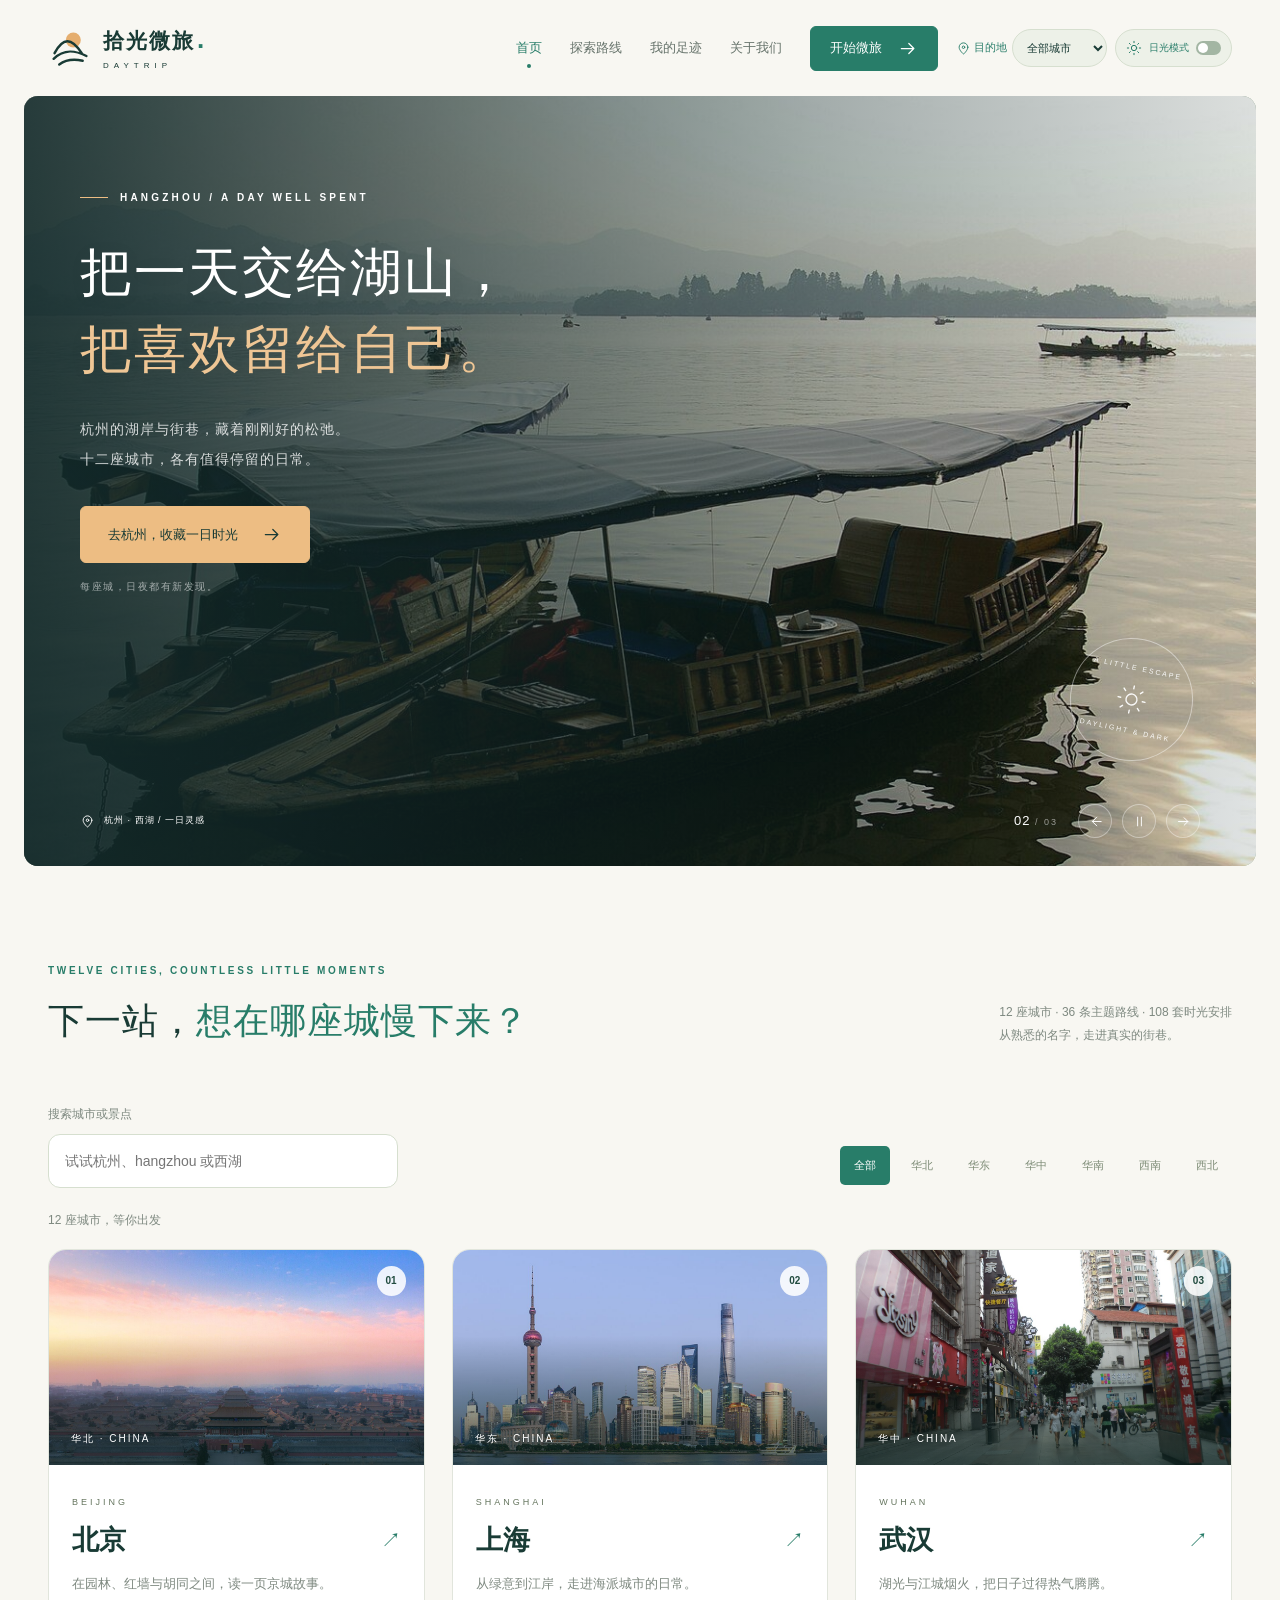
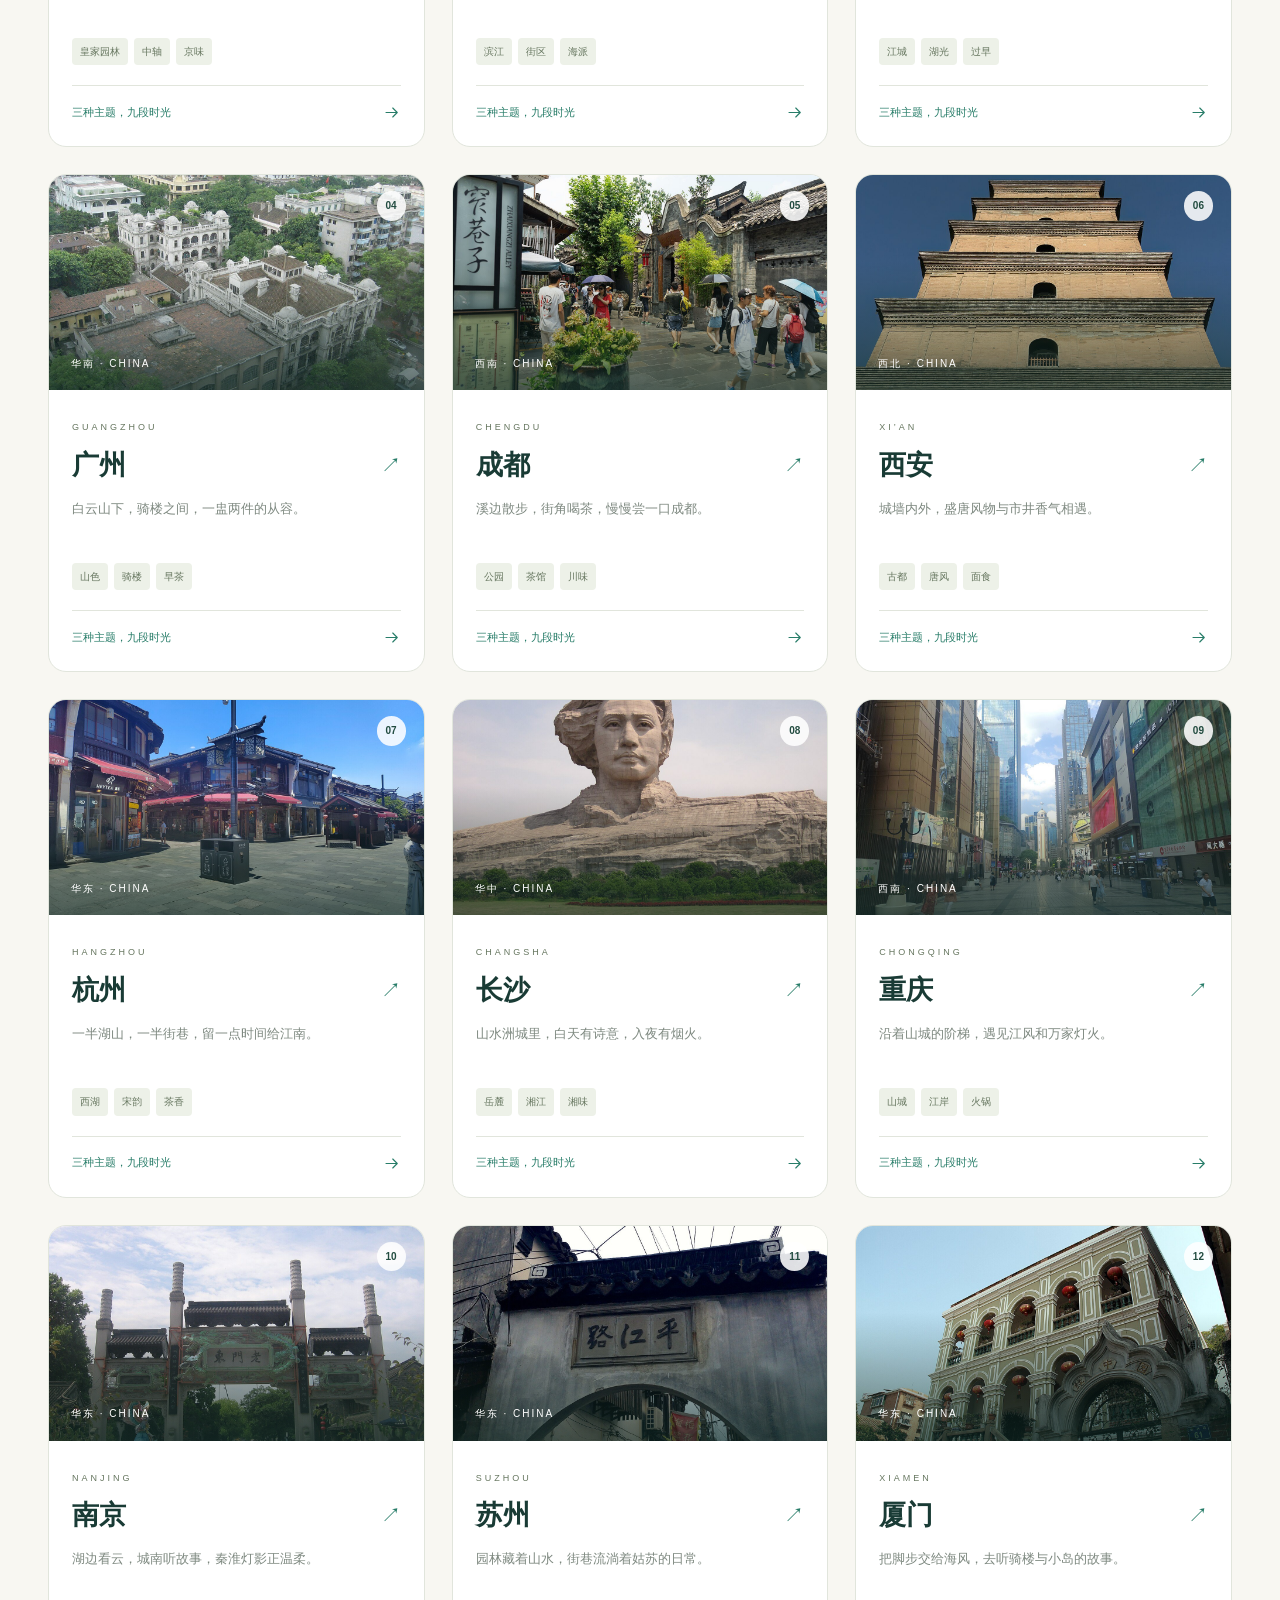
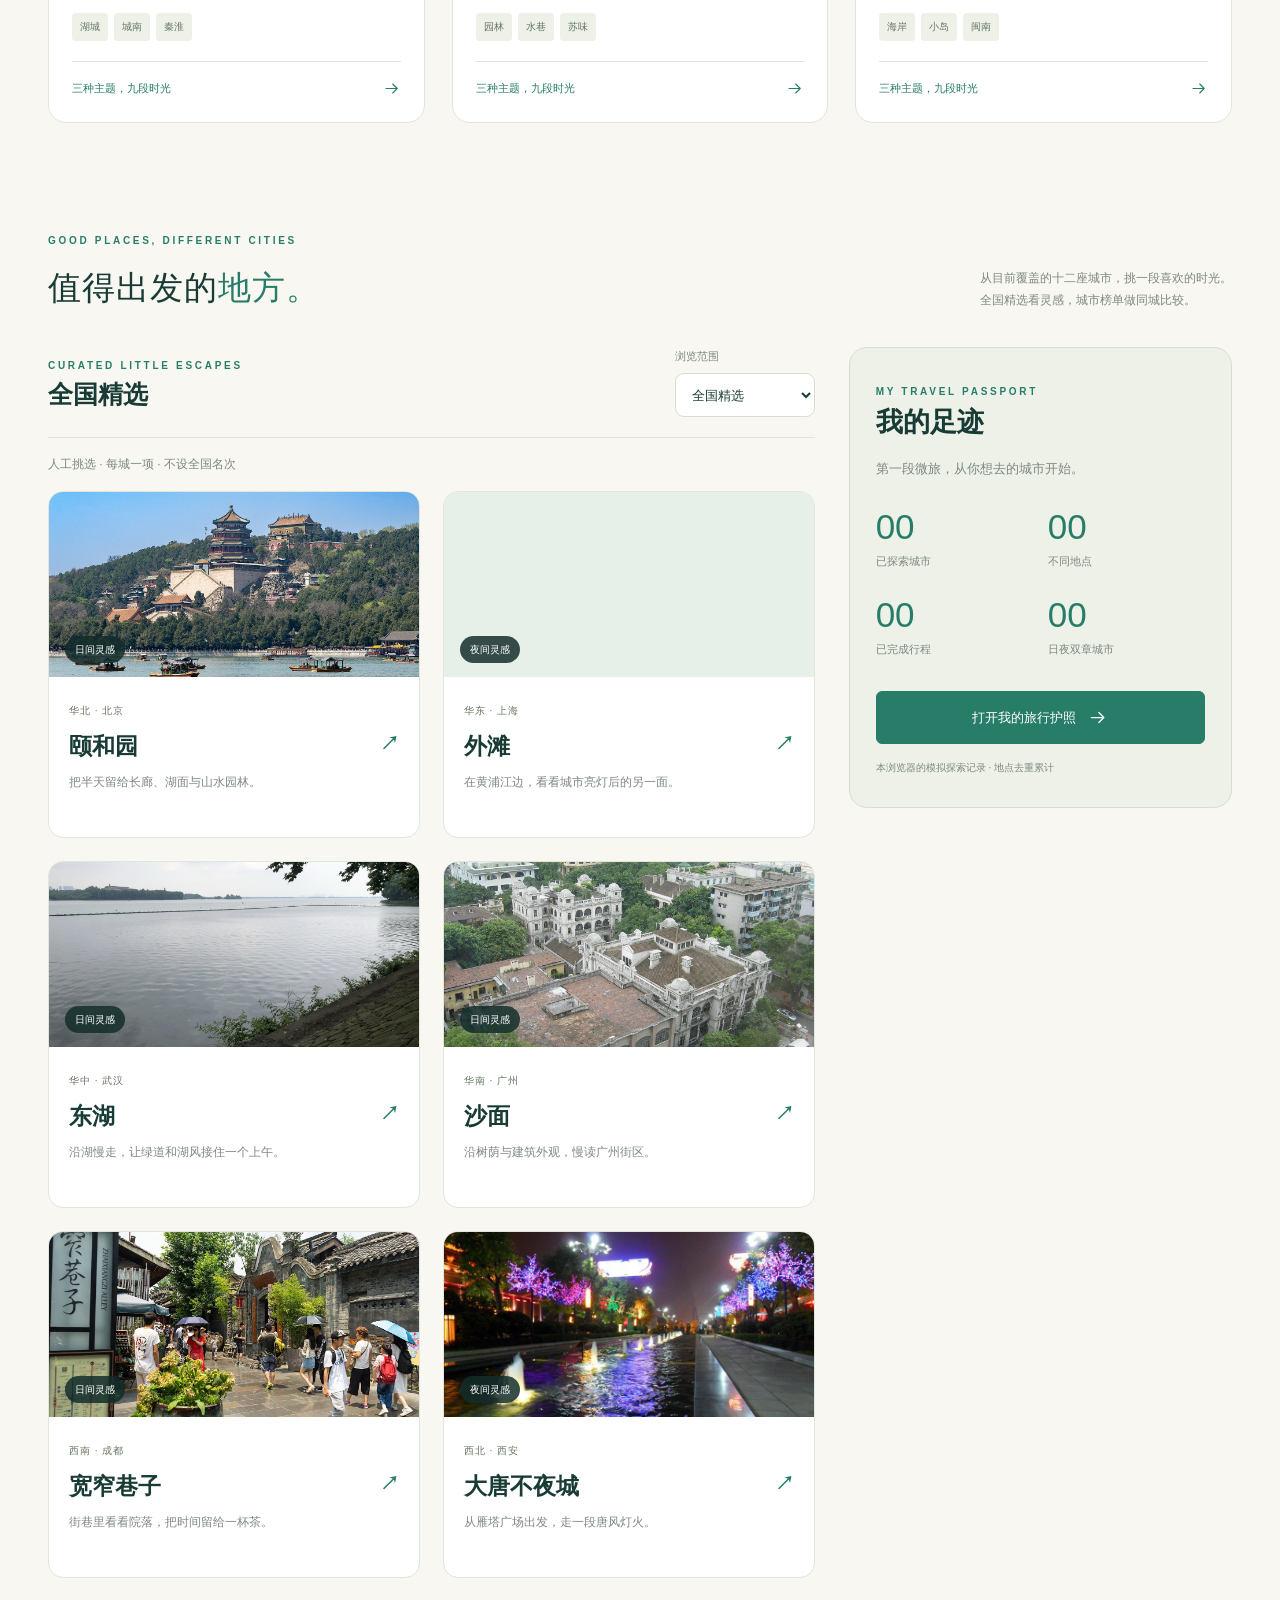
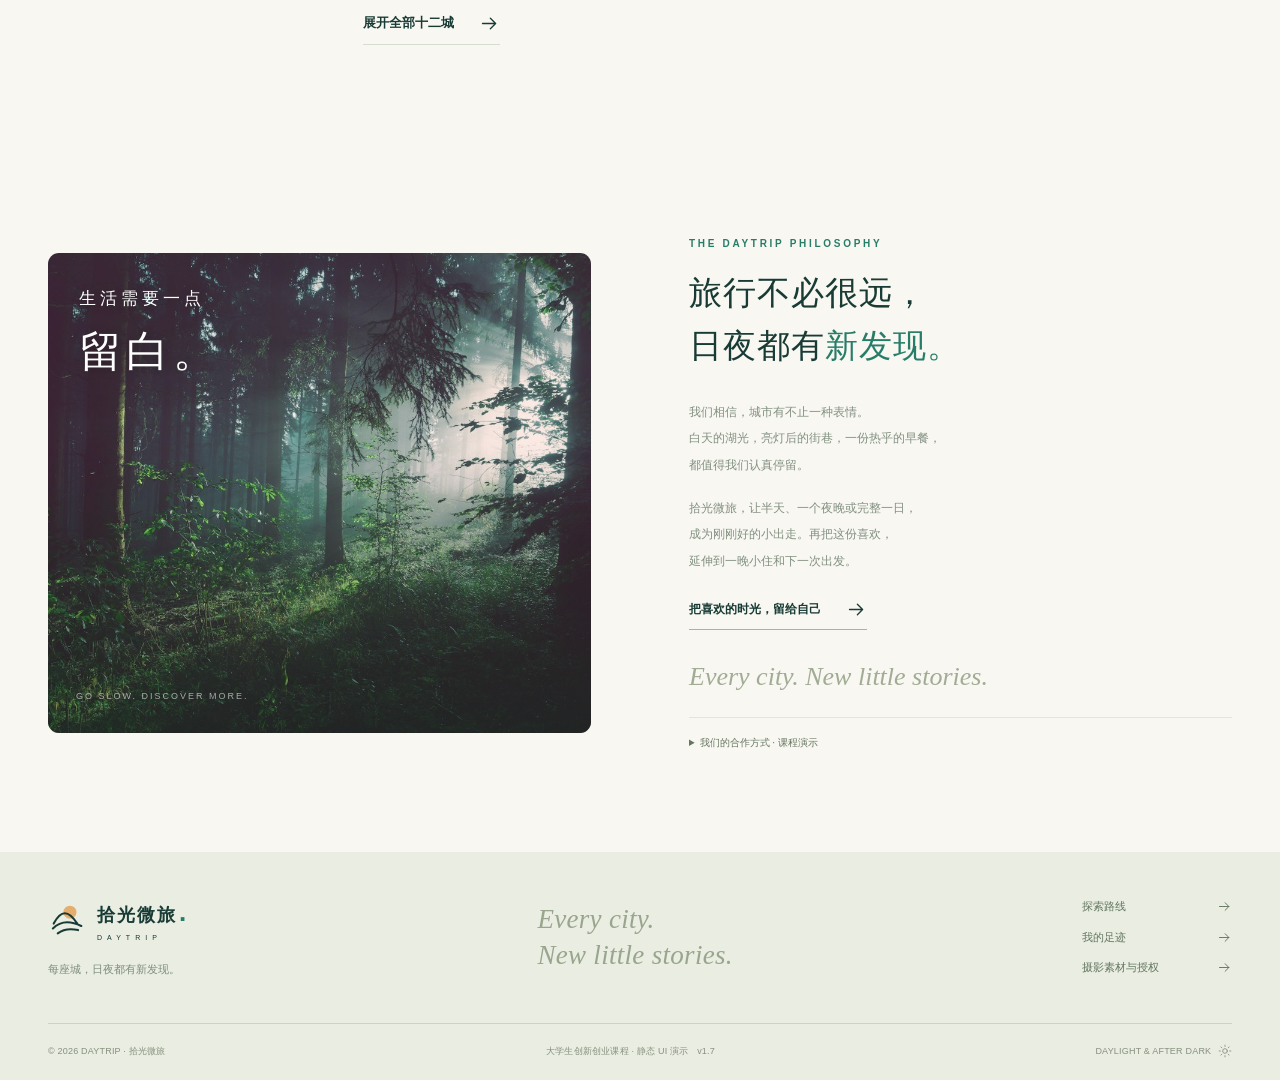
<file: index.html>
<!doctype html>
<html lang="zh-CN">
  <head>
    <meta charset="UTF-8" />
    <meta name="viewport" content="width=device-width, initial-scale=1" />
    <meta name="theme-color" content="#287d69" />
    <meta
      name="description"
      content="每座城，日夜都有新发现。拾光微旅，一日微旅行灵感与规划。"
    />
    <title>拾光微旅 DAYTRIP — 每座城，日夜都有新发现</title>
    <link rel="icon" href="assets/favicon.svg" type="image/svg+xml" />
    <link rel="stylesheet" href="css/style.css" />
    <link rel="stylesheet" href="css/upgrade.css" />
    <link rel="stylesheet" href="css/planning.css" />
    <link rel="stylesheet" href="css/cities.css" />
    <link rel="stylesheet" href="css/discovery.css" />
    <script src="js/data.js" defer></script>
    <script src="js/cities/catalog.js" defer></script>
    <script src="js/cities/hangzhou.js" defer></script>
    <script src="js/cities/beijing.js" defer></script>
    <script src="js/cities/shanghai.js" defer></script>
    <script src="js/cities/xian.js" defer></script>
    <script src="js/cities/chengdu.js" defer></script>
    <script src="js/cities/chongqing.js" defer></script>
    <script src="js/cities/nanjing.js" defer></script>
    <script src="js/cities/guangzhou.js" defer></script>
    <script src="js/cities/suzhou.js" defer></script>
    <script src="js/cities/xiamen.js" defer></script>
    <script src="js/cities/changsha.js" defer></script>
    <script src="js/discovery-data.js" defer></script>
    <script src="js/experience.js" defer></script>
    <script src="js/discovery-ui.js" defer></script>
    <script src="js/main.js" defer></script>
  </head>
  <body data-page="home">
    <a class="skip-link" href="#main-content">跳至主要内容</a>
    <header id="site-header"></header>
    <main id="main-content"></main>
    <footer id="site-footer"></footer>
    <noscript>请启用 JavaScript，以浏览拾光微旅的路线与交互内容。</noscript>
  </body>
</html>
</file>
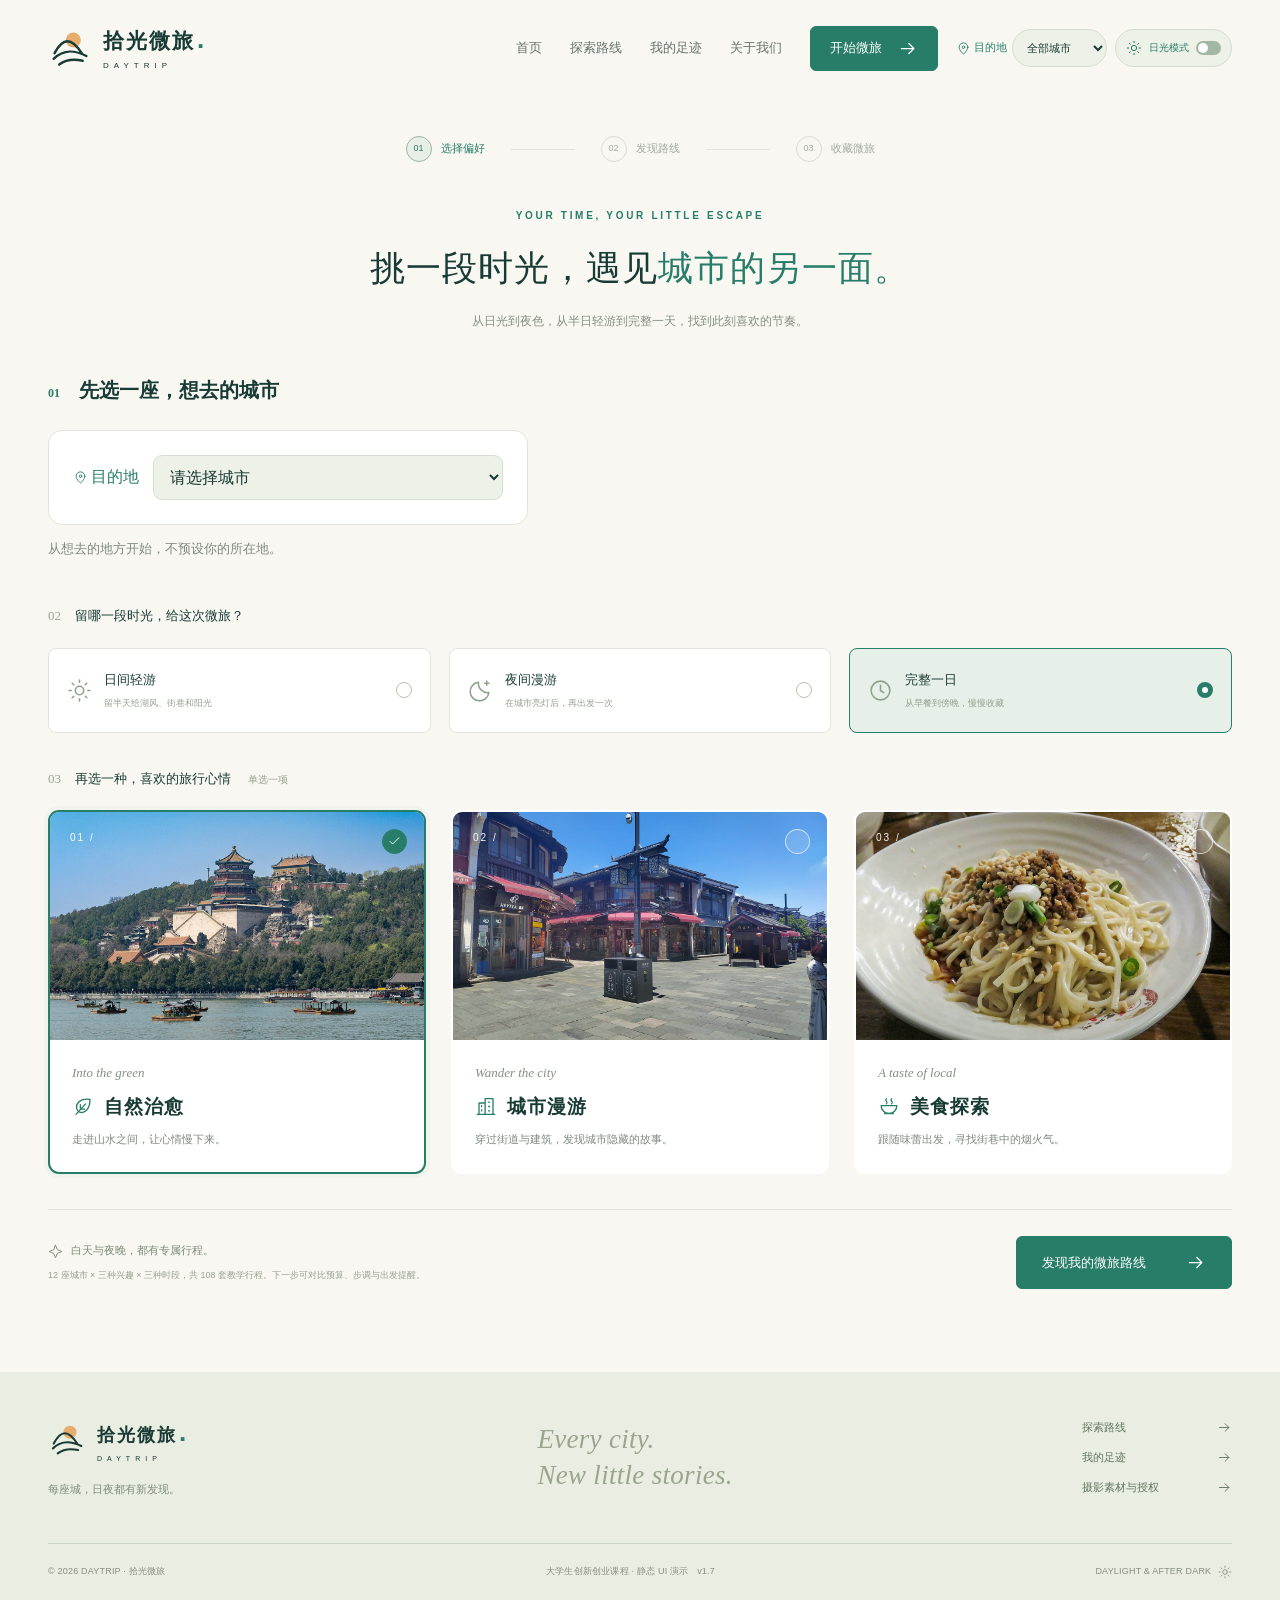
<file: choose.html>
<!doctype html>
<html lang="zh-CN">
  <head>
    <meta charset="UTF-8" />
    <meta name="viewport" content="width=device-width, initial-scale=1" />
    <meta name="theme-color" content="#287d69" />
    <meta
      name="description"
      content="选择旅行风格与时间，开启属于你的一日微旅行。"
    />
    <title>选择旅行偏好 — 拾光微旅 DAYTRIP</title>
    <link rel="icon" href="assets/favicon.svg" type="image/svg+xml" />
    <link rel="stylesheet" href="css/style.css" />
    <link rel="stylesheet" href="css/upgrade.css" />
    <link rel="stylesheet" href="css/planning.css" />
    <link rel="stylesheet" href="css/cities.css" />
    <link rel="stylesheet" href="css/discovery.css" />
    <script src="js/data.js" defer></script>
    <script src="js/cities/catalog.js" defer></script>
    <script src="js/cities/hangzhou.js" defer></script>
    <script src="js/cities/beijing.js" defer></script>
    <script src="js/cities/shanghai.js" defer></script>
    <script src="js/cities/xian.js" defer></script>
    <script src="js/cities/chengdu.js" defer></script>
    <script src="js/cities/chongqing.js" defer></script>
    <script src="js/cities/nanjing.js" defer></script>
    <script src="js/cities/guangzhou.js" defer></script>
    <script src="js/cities/suzhou.js" defer></script>
    <script src="js/cities/xiamen.js" defer></script>
    <script src="js/cities/changsha.js" defer></script>
    <script src="js/discovery-data.js" defer></script>
    <script src="js/experience.js" defer></script>
    <script src="js/discovery-ui.js" defer></script>
    <script src="js/main.js" defer></script>
  </head>
  <body data-page="choose">
    <a class="skip-link" href="#main-content">跳至主要内容</a>
    <header id="site-header"></header>
    <main id="main-content"></main>
    <footer id="site-footer"></footer>
    <noscript>请启用 JavaScript，以选择旅行偏好。</noscript>
  </body>
</html>
</file>
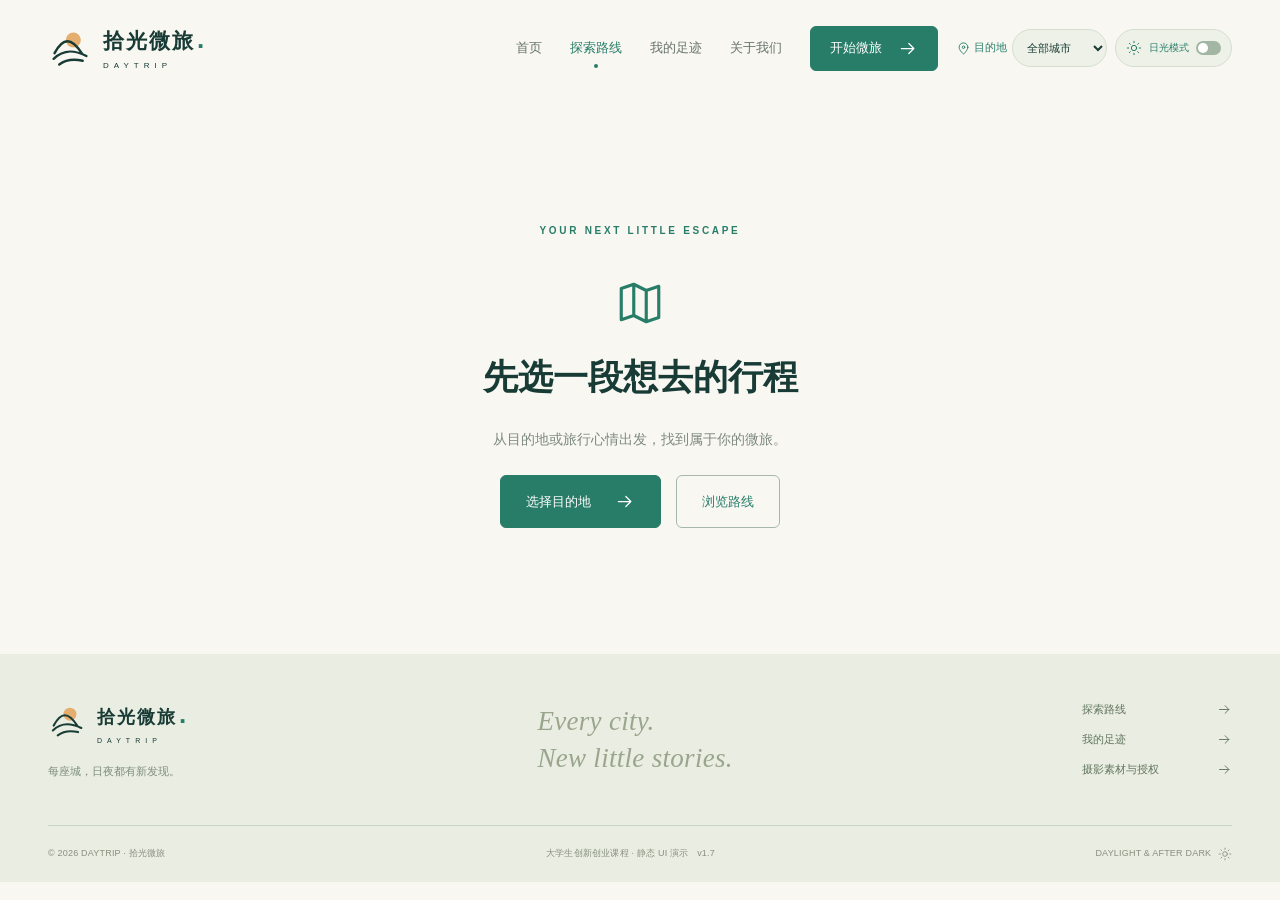
<file: detail.html>
<!doctype html>
<html lang="zh-CN">
  <head>
    <meta charset="UTF-8" />
    <meta name="viewport" content="width=device-width, initial-scale=1" />
    <meta name="theme-color" content="#287d69" />
    <meta
      name="description"
      content="展开一日行程时间轴，收藏旅行中的每一份小美好。"
    />
    <title>一日行程详情 — 拾光微旅 DAYTRIP</title>
    <link rel="icon" href="assets/favicon.svg" type="image/svg+xml" />
    <link rel="stylesheet" href="css/style.css" />
    <link rel="stylesheet" href="css/upgrade.css" />
    <link rel="stylesheet" href="css/planning.css" />
    <link rel="stylesheet" href="css/cities.css" />
    <link rel="stylesheet" href="css/discovery.css" />
    <script src="js/data.js" defer></script>
    <script src="js/cities/catalog.js" defer></script>
    <script src="js/cities/hangzhou.js" defer></script>
    <script src="js/cities/beijing.js" defer></script>
    <script src="js/cities/shanghai.js" defer></script>
    <script src="js/cities/xian.js" defer></script>
    <script src="js/cities/chengdu.js" defer></script>
    <script src="js/cities/chongqing.js" defer></script>
    <script src="js/cities/nanjing.js" defer></script>
    <script src="js/cities/guangzhou.js" defer></script>
    <script src="js/cities/suzhou.js" defer></script>
    <script src="js/cities/xiamen.js" defer></script>
    <script src="js/cities/changsha.js" defer></script>
    <script src="js/discovery-data.js" defer></script>
    <script src="js/experience.js" defer></script>
    <script src="js/discovery-ui.js" defer></script>
    <script src="js/main.js" defer></script>
  </head>
  <body data-page="detail">
    <a class="skip-link" href="#main-content">跳至主要内容</a>
    <header id="site-header"></header>
    <main id="main-content"></main>
    <footer id="site-footer"></footer>
    <noscript>请启用 JavaScript，以查看完整旅行行程。</noscript>
  </body>
</html>
</file>
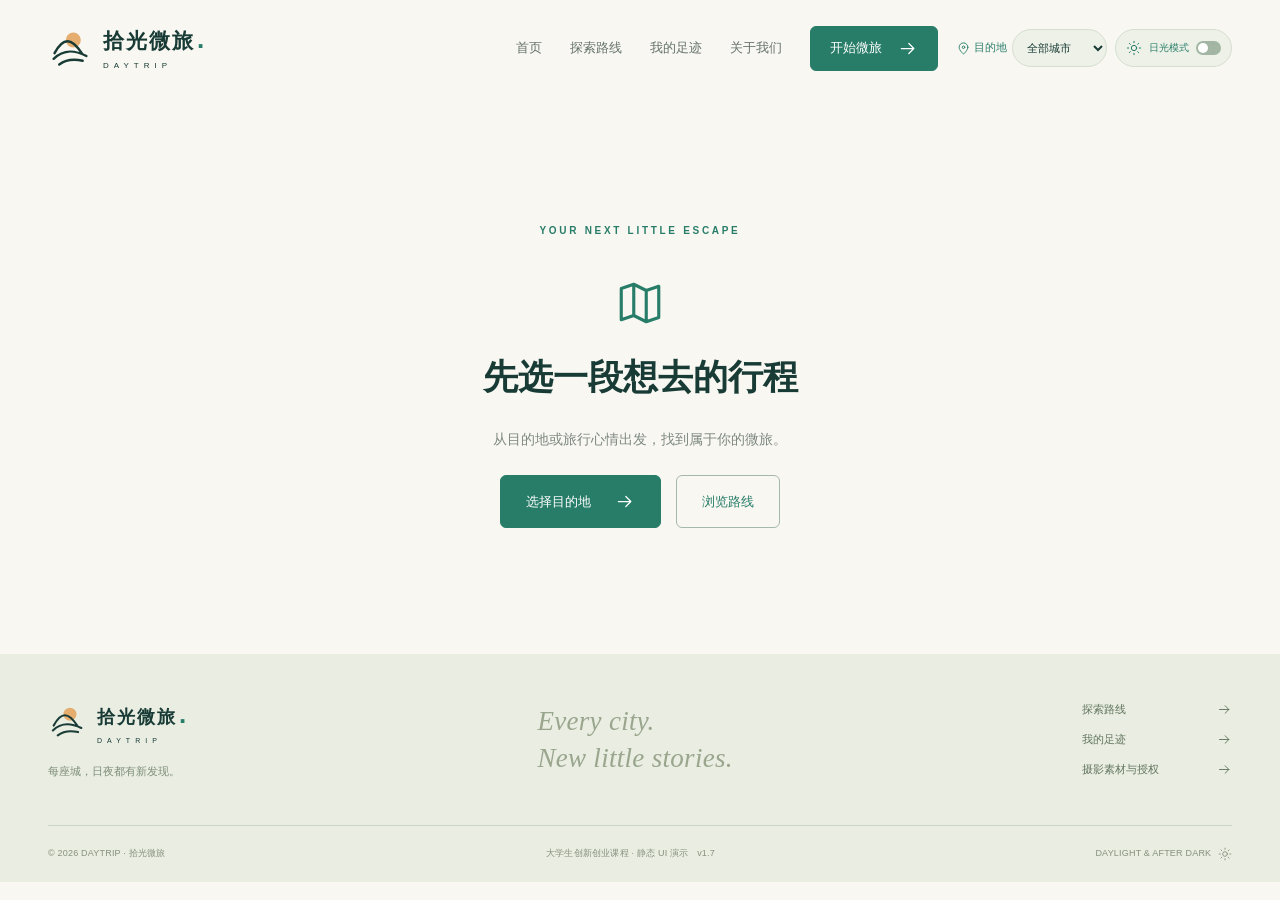
<file: finish.html>
<!doctype html>
<html lang="zh-CN">
  <head>
    <meta charset="UTF-8" />
    <meta name="viewport" content="width=device-width, initial-scale=1" />
    <meta name="theme-color" content="#287d69" />
    <meta
      name="description"
      content="领取一日微旅行纪念卡，收藏今日份的小美好。"
    />
    <title>今日美好已收藏 — 拾光微旅 DAYTRIP</title>
    <link rel="icon" href="assets/favicon.svg" type="image/svg+xml" />
    <link rel="stylesheet" href="css/style.css" />
    <link rel="stylesheet" href="css/upgrade.css" />
    <link rel="stylesheet" href="css/planning.css" />
    <link rel="stylesheet" href="css/cities.css" />
    <link rel="stylesheet" href="css/discovery.css" />
    <script src="js/data.js" defer></script>
    <script src="js/cities/catalog.js" defer></script>
    <script src="js/cities/hangzhou.js" defer></script>
    <script src="js/cities/beijing.js" defer></script>
    <script src="js/cities/shanghai.js" defer></script>
    <script src="js/cities/xian.js" defer></script>
    <script src="js/cities/chengdu.js" defer></script>
    <script src="js/cities/chongqing.js" defer></script>
    <script src="js/cities/nanjing.js" defer></script>
    <script src="js/cities/guangzhou.js" defer></script>
    <script src="js/cities/suzhou.js" defer></script>
    <script src="js/cities/xiamen.js" defer></script>
    <script src="js/cities/changsha.js" defer></script>
    <script src="js/discovery-data.js" defer></script>
    <script src="js/experience.js" defer></script>
    <script src="js/discovery-ui.js" defer></script>
    <script src="js/main.js" defer></script>
  </head>
  <body data-page="finish">
    <a class="skip-link" href="#main-content">跳至主要内容</a>
    <header id="site-header"></header>
    <main id="main-content"></main>
    <footer id="site-footer"></footer>
    <noscript>请启用 JavaScript，以查看旅行纪念卡。</noscript>
  </body>
</html>
</file>
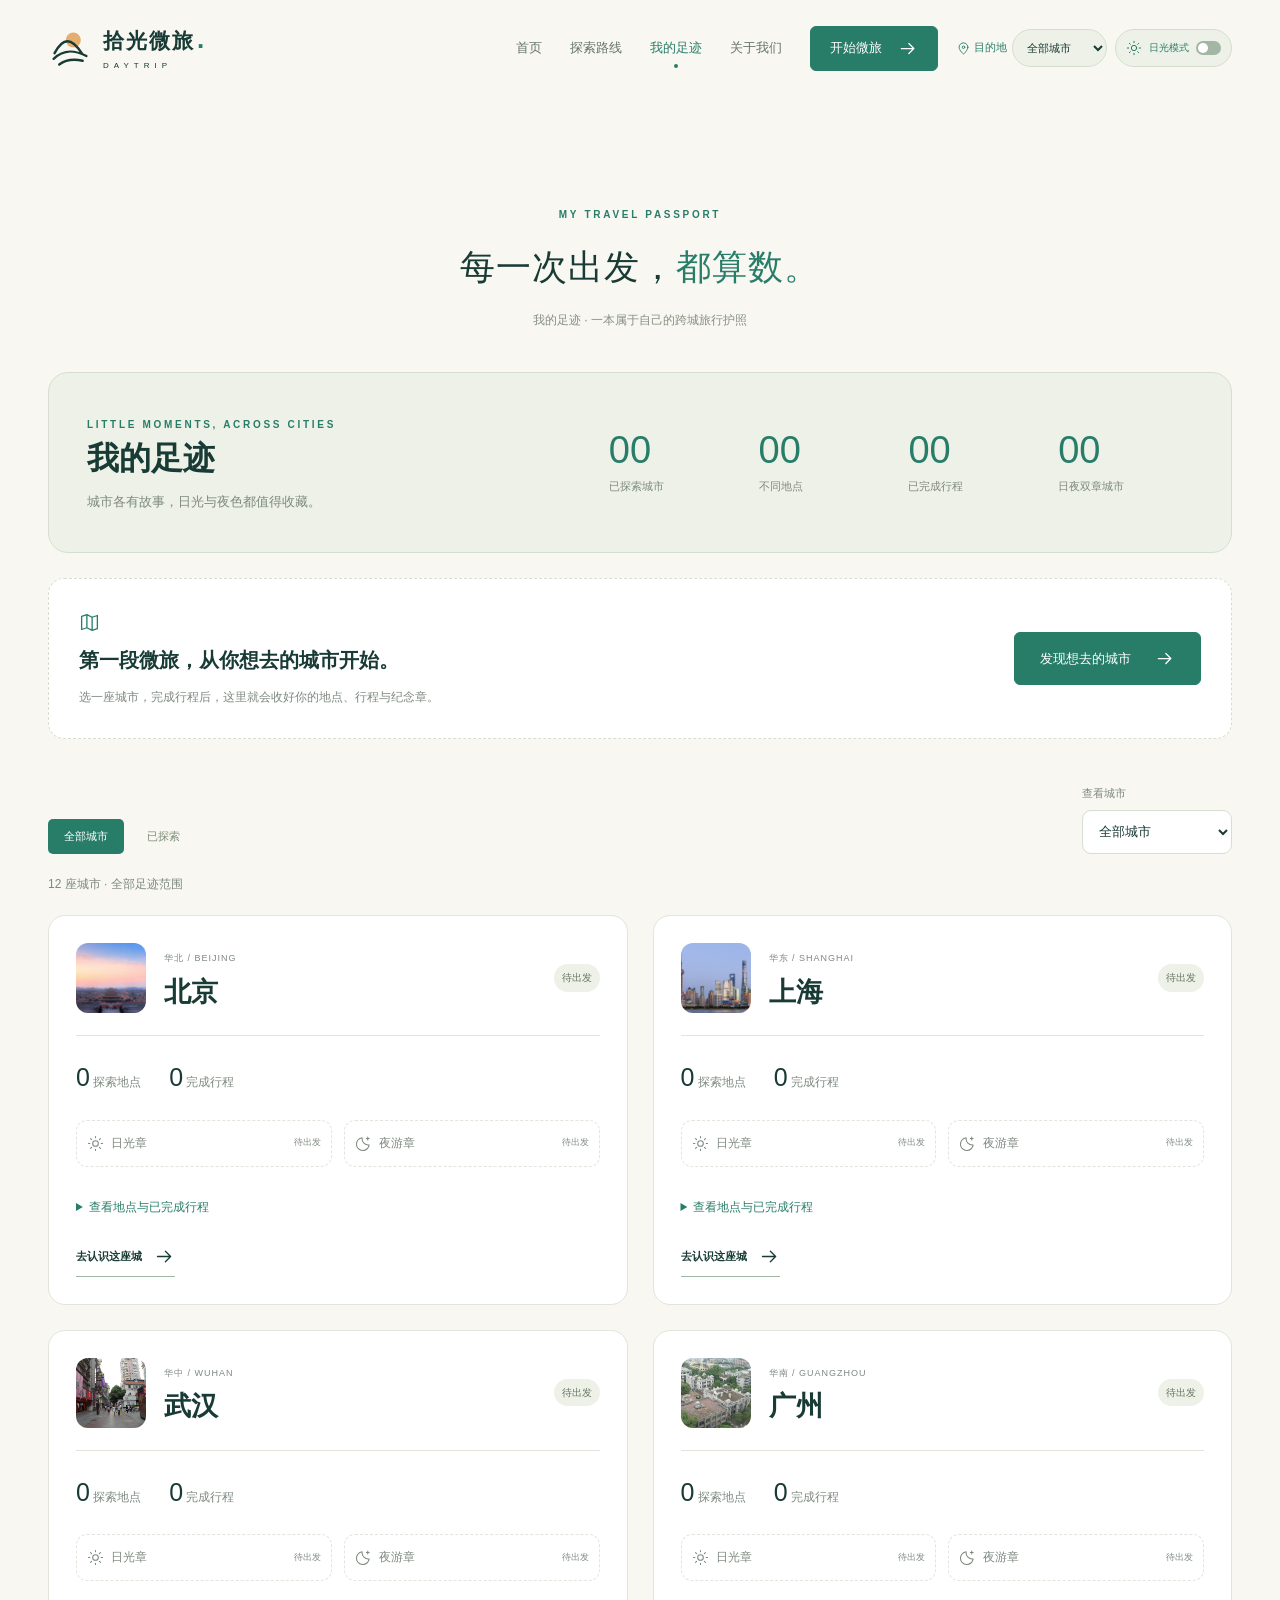
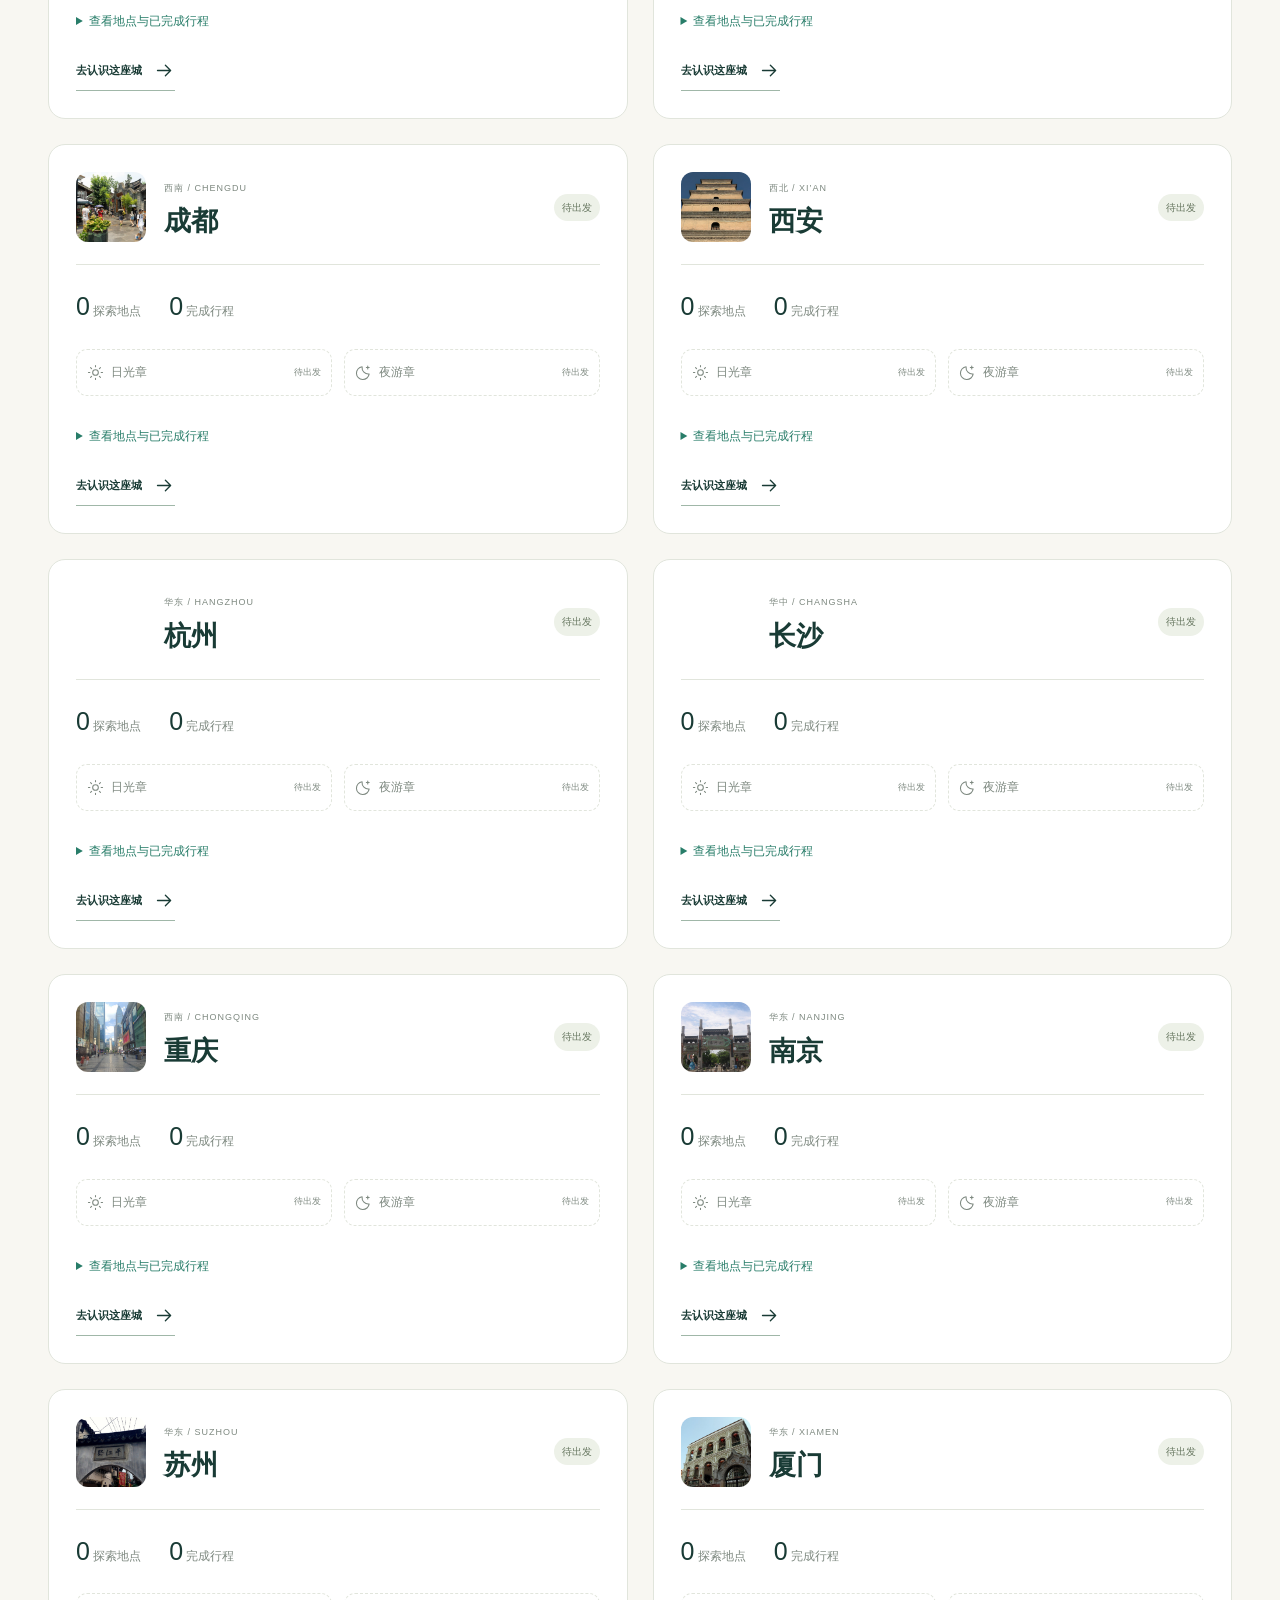
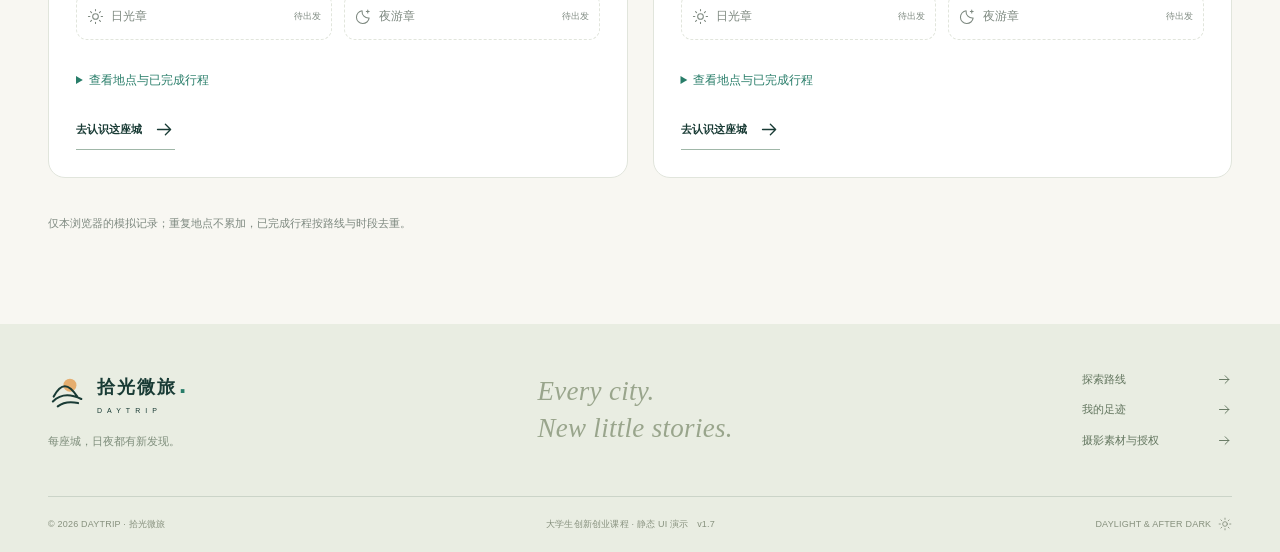
<file: footprints.html>
<!doctype html>
<html lang="zh-CN">
  <head>
    <meta charset="UTF-8" />
    <meta name="viewport" content="width=device-width, initial-scale=1" />
    <meta name="theme-color" content="#287d69" />
    <meta
      name="description"
      content="每座城，日夜都有新发现。拾光微旅，跨城市的地点、行程与日夜纪念章。"
    />
    <title>我的足迹 — 拾光微旅 DAYTRIP</title>
    <link rel="icon" href="assets/favicon.svg" type="image/svg+xml" />
    <link rel="stylesheet" href="css/style.css" />
    <link rel="stylesheet" href="css/upgrade.css" />
    <link rel="stylesheet" href="css/planning.css" />
    <link rel="stylesheet" href="css/cities.css" />
    <link rel="stylesheet" href="css/discovery.css" />
    <script src="js/data.js" defer></script>
    <script src="js/cities/catalog.js" defer></script>
    <script src="js/cities/hangzhou.js" defer></script>
    <script src="js/cities/beijing.js" defer></script>
    <script src="js/cities/shanghai.js" defer></script>
    <script src="js/cities/xian.js" defer></script>
    <script src="js/cities/chengdu.js" defer></script>
    <script src="js/cities/chongqing.js" defer></script>
    <script src="js/cities/nanjing.js" defer></script>
    <script src="js/cities/guangzhou.js" defer></script>
    <script src="js/cities/suzhou.js" defer></script>
    <script src="js/cities/xiamen.js" defer></script>
    <script src="js/cities/changsha.js" defer></script>
    <script src="js/discovery-data.js" defer></script>
    <script src="js/experience.js" defer></script>
    <script src="js/discovery-ui.js" defer></script>
    <script src="js/main.js" defer></script>
  </head>
  <body data-page="footprints">
    <a class="skip-link" href="#main-content">跳至主要内容</a>
    <header id="site-header"></header>
    <main id="main-content"></main>
    <footer id="site-footer"></footer>
    <noscript>请启用 JavaScript，以浏览拾光微旅的路线与交互内容。</noscript>
  </body>
</html>
</file>
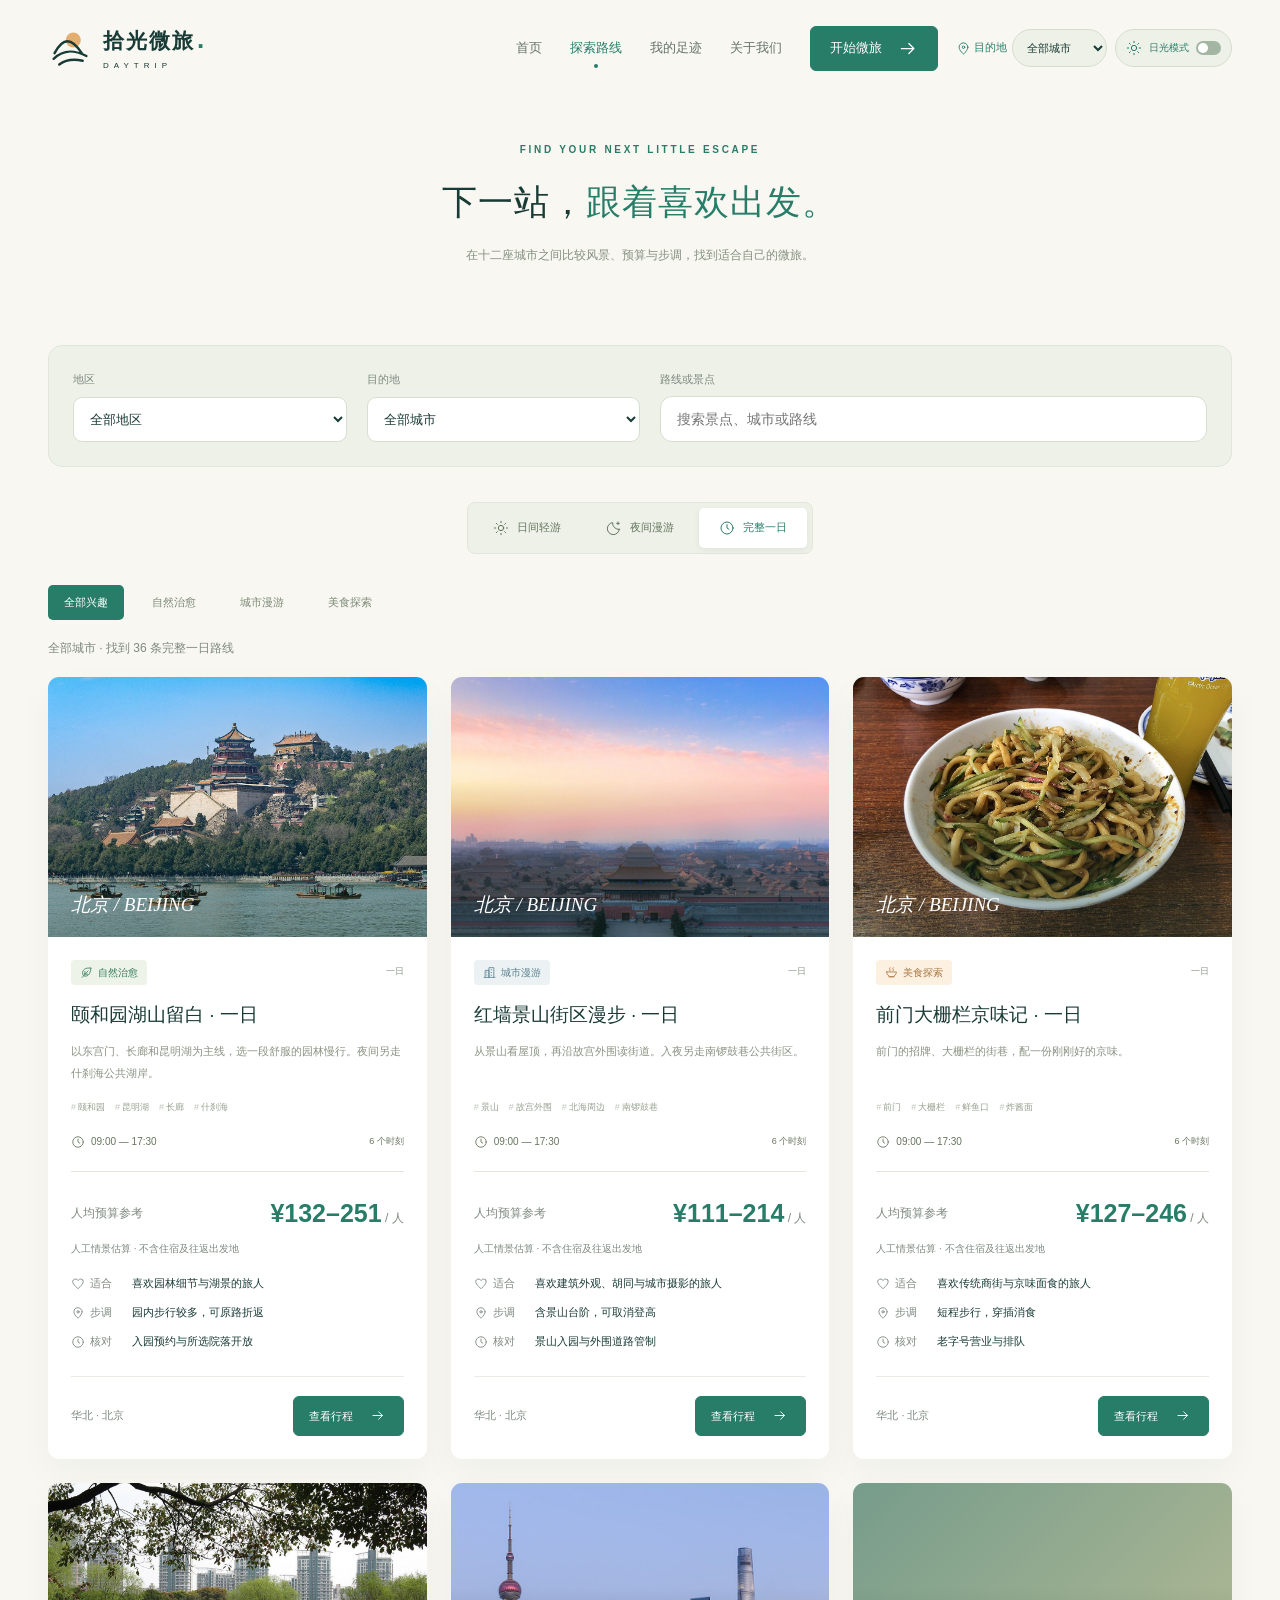
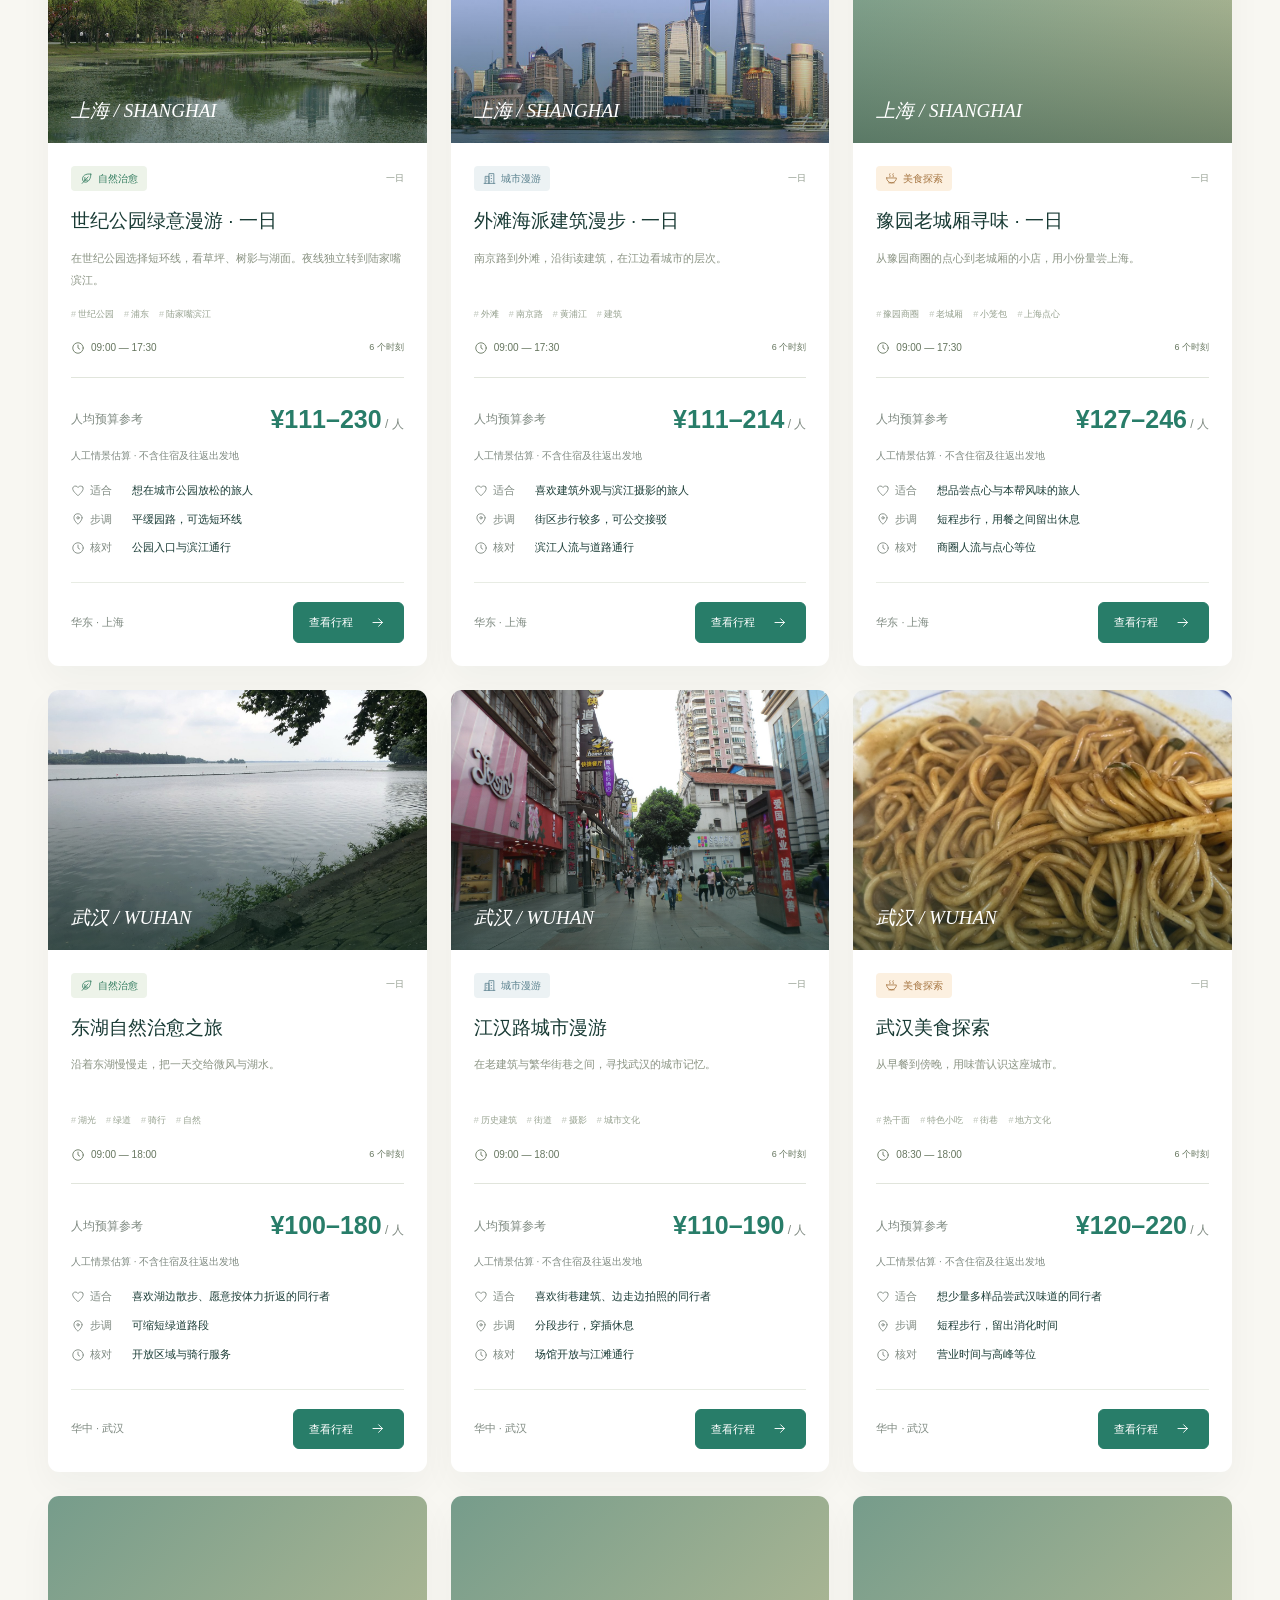
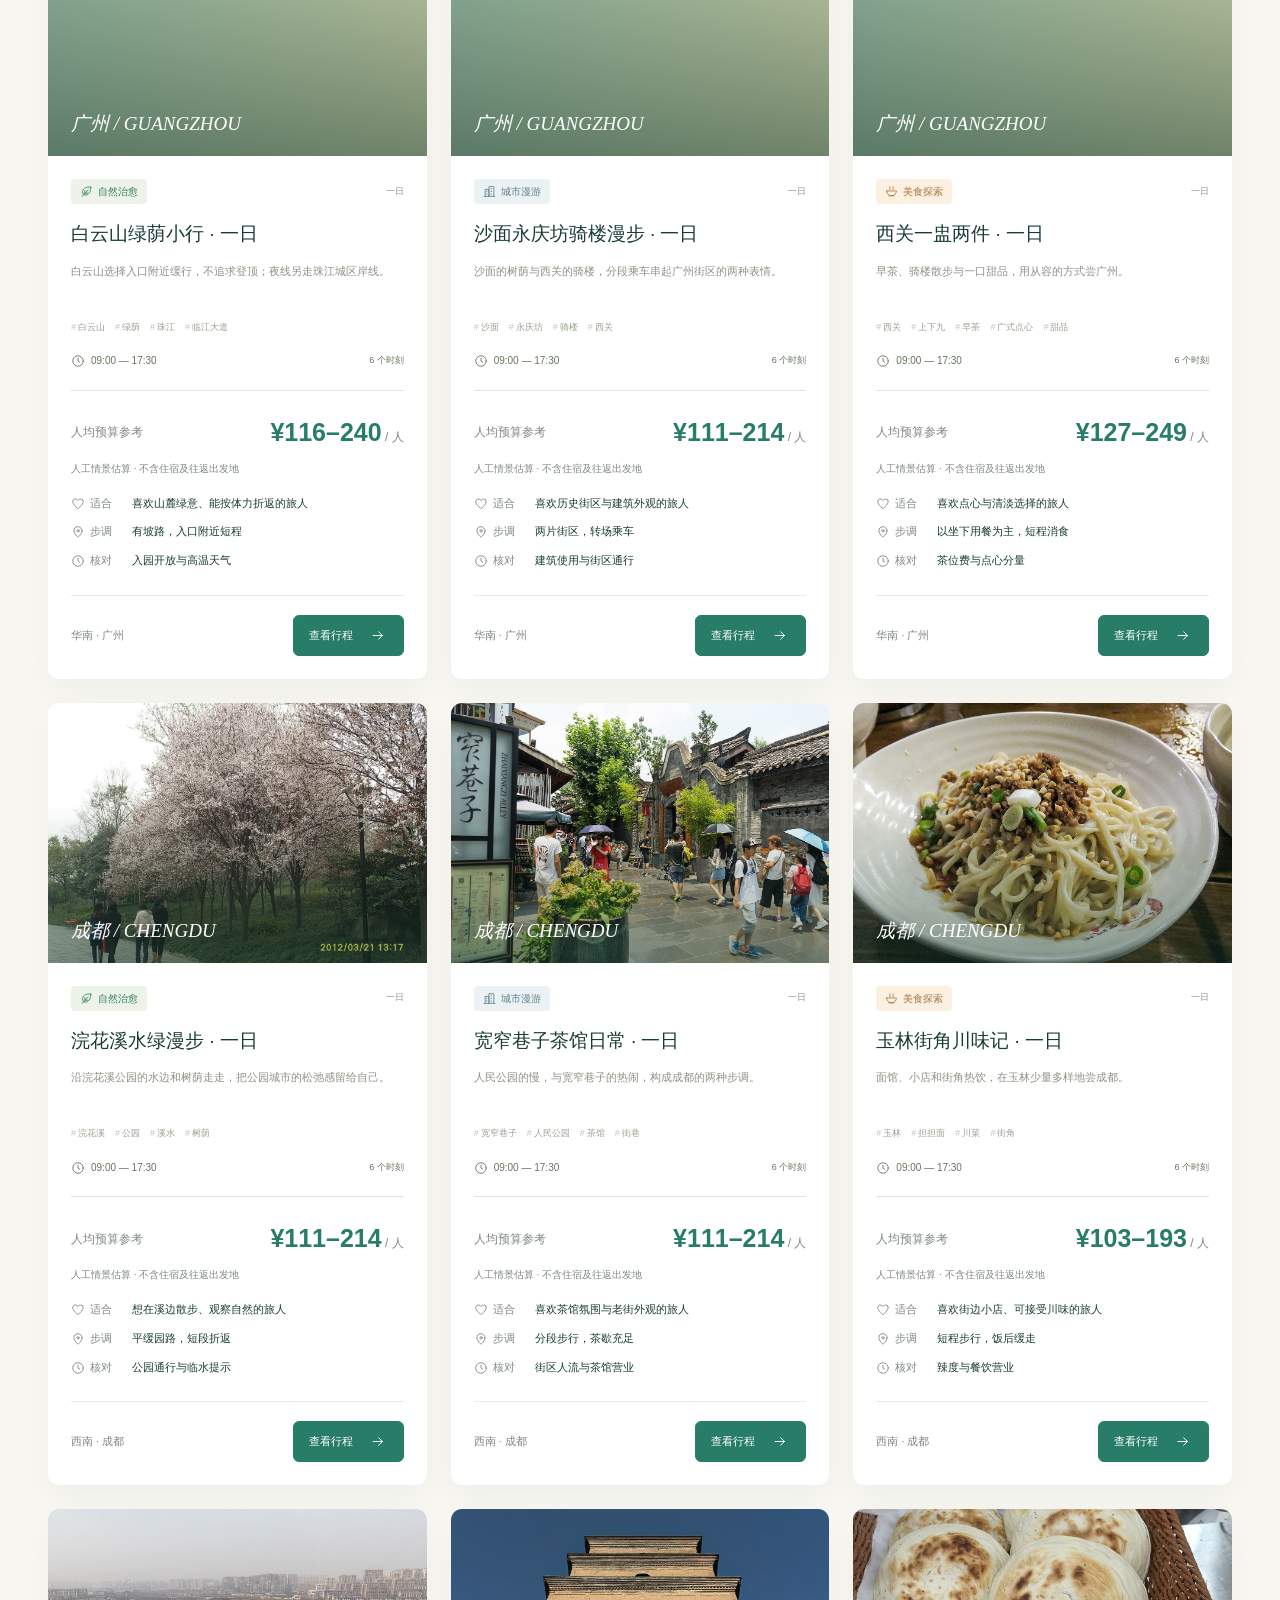
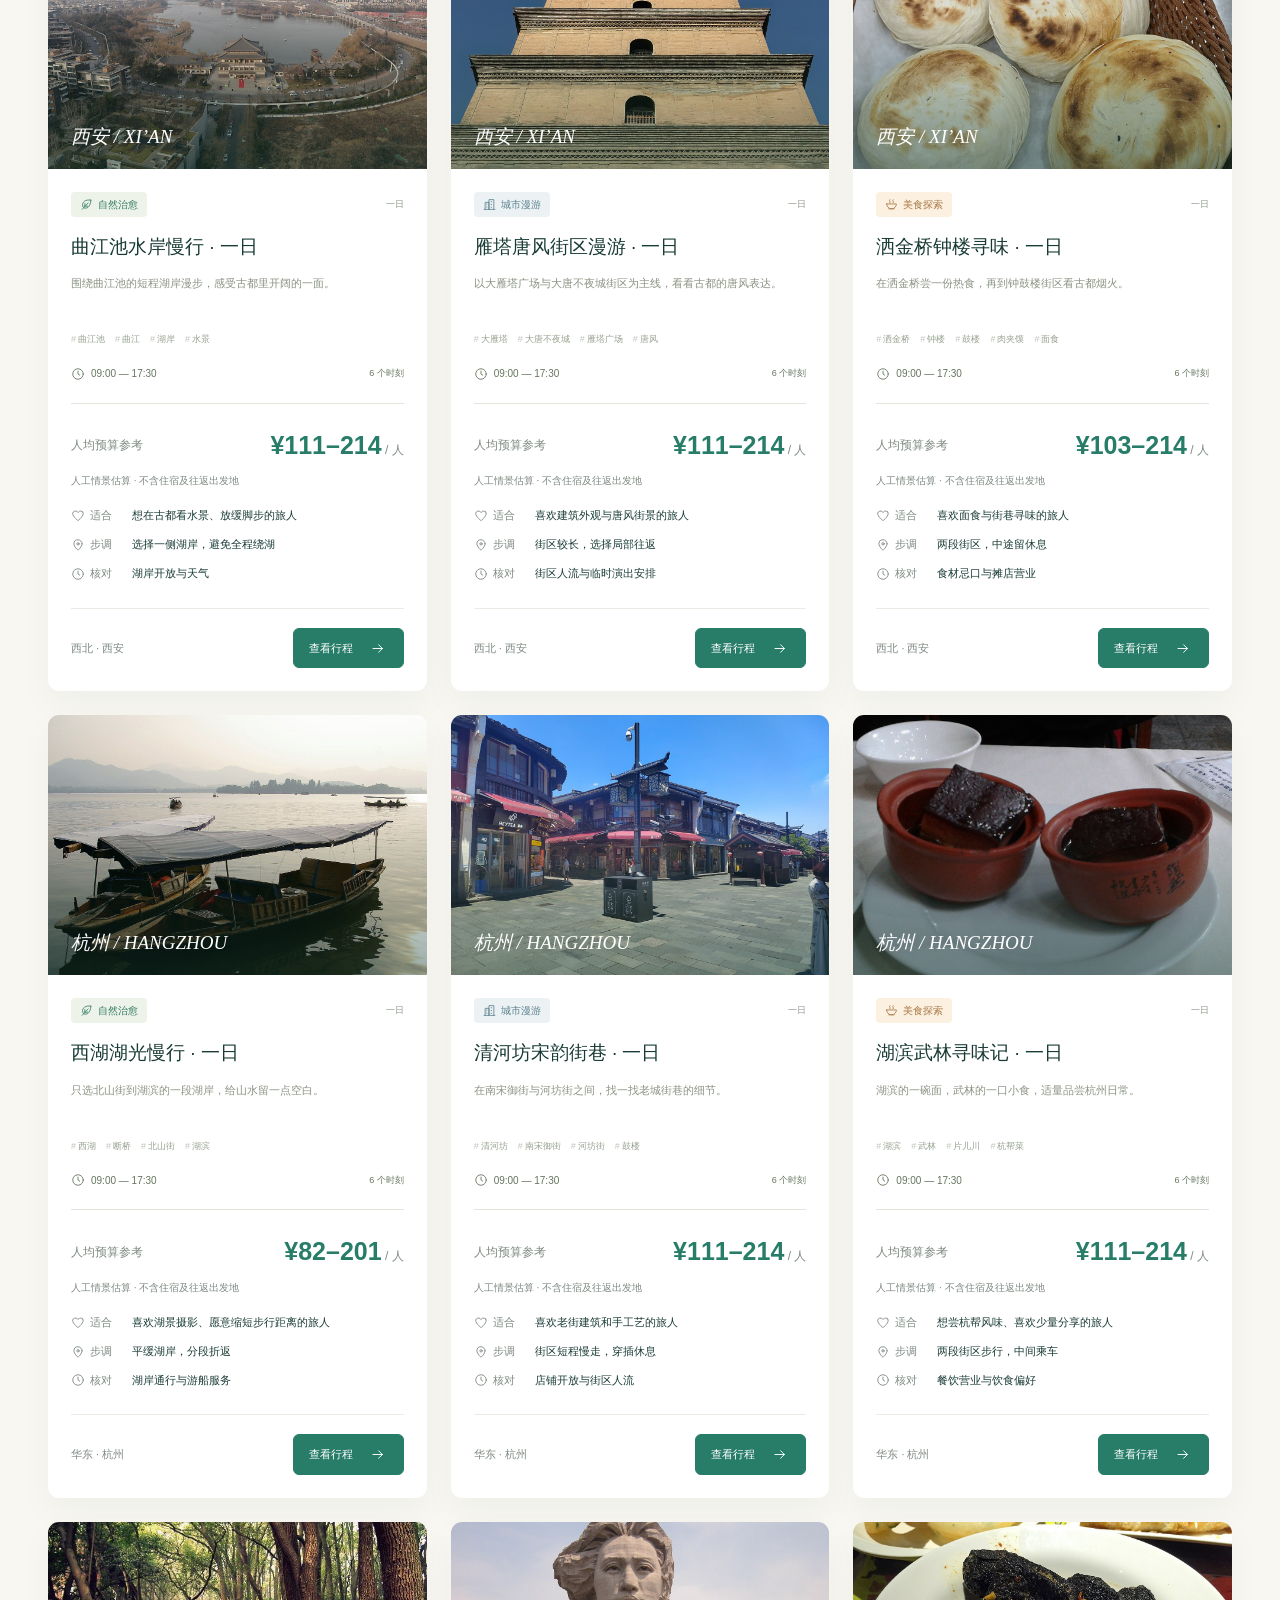
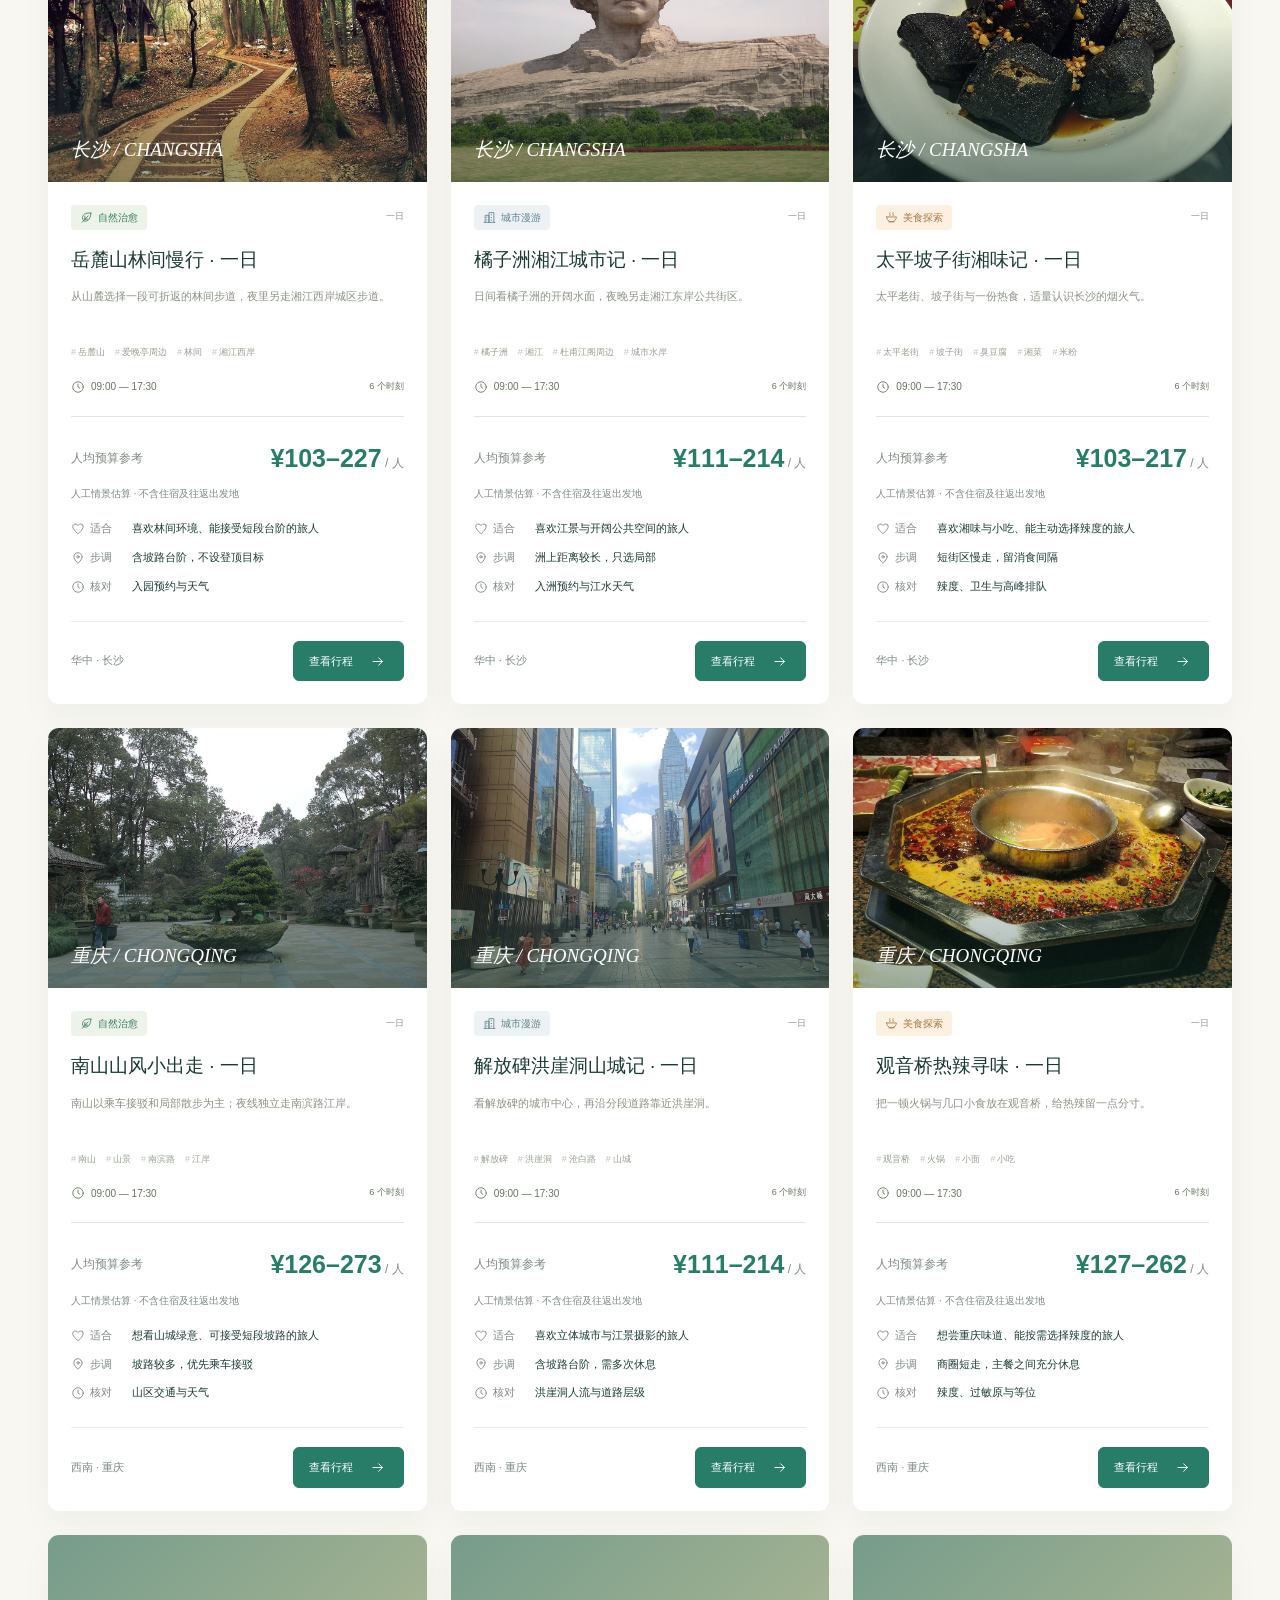
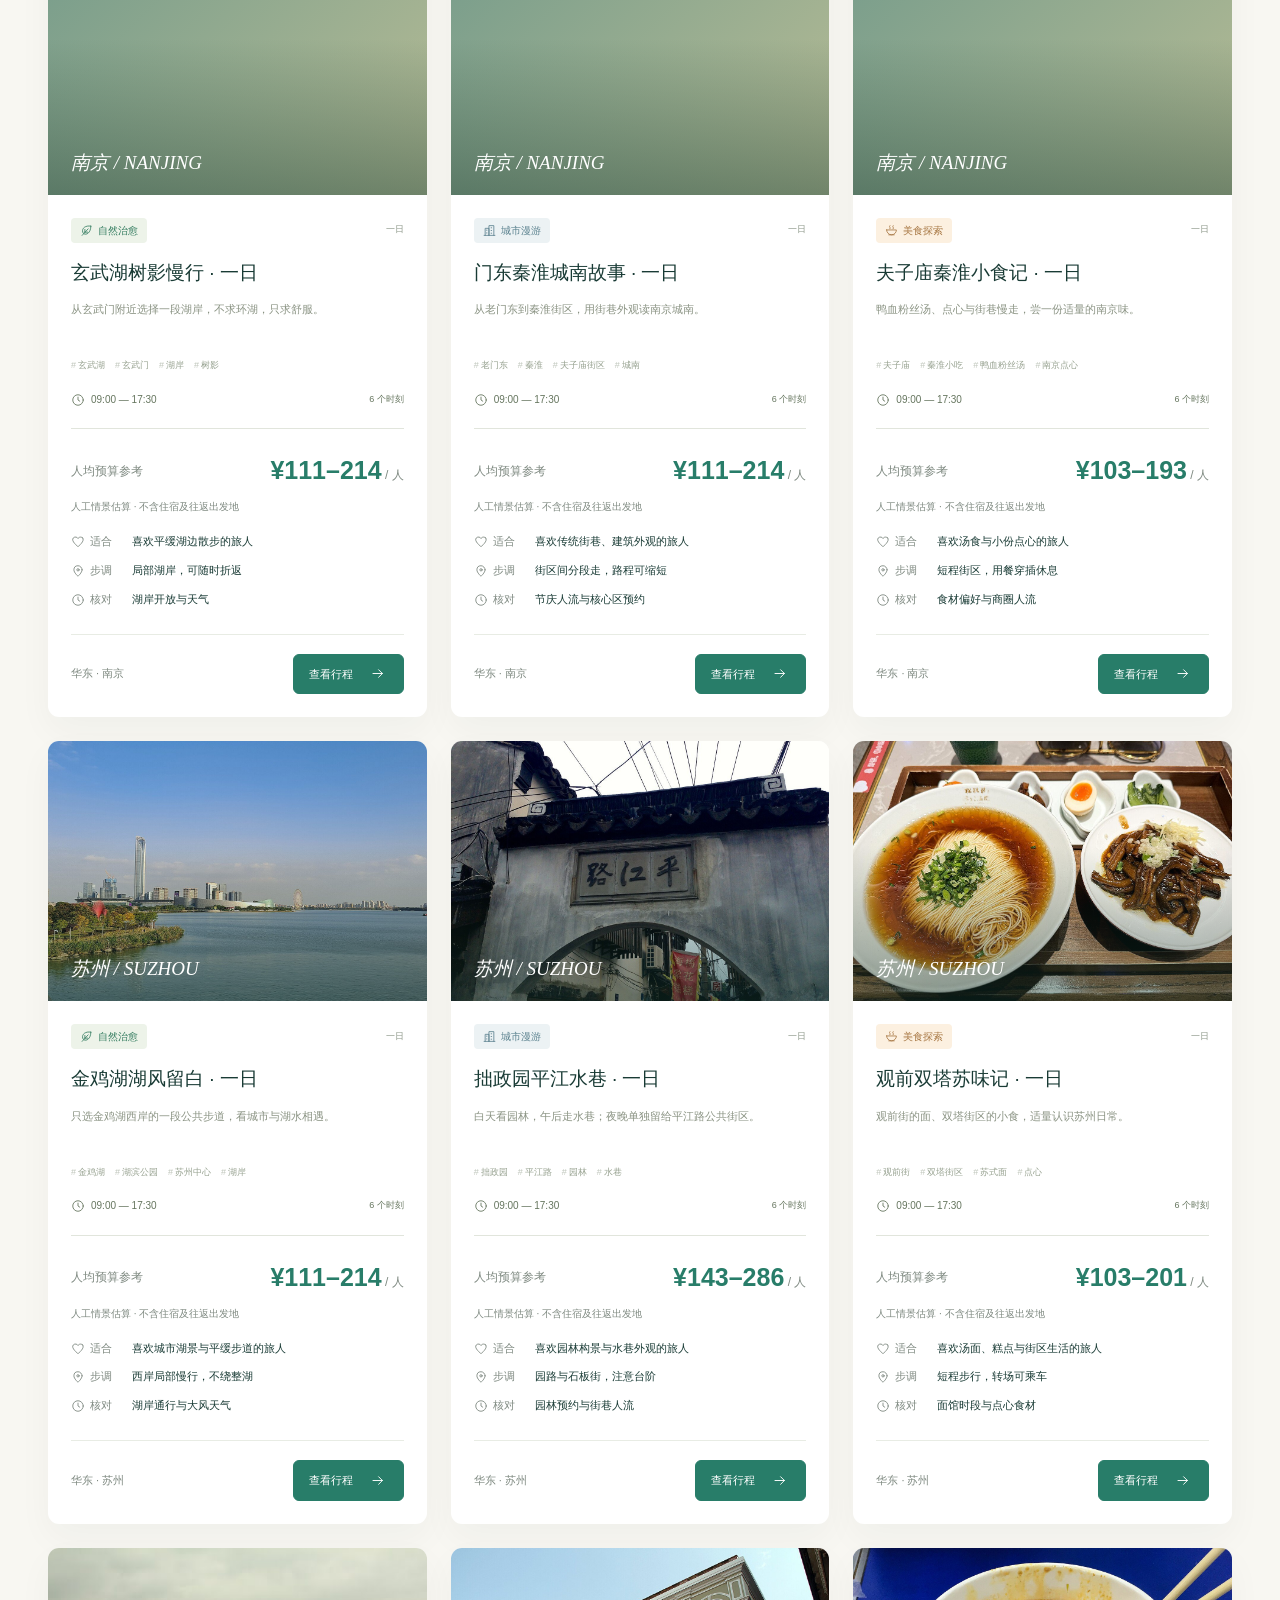
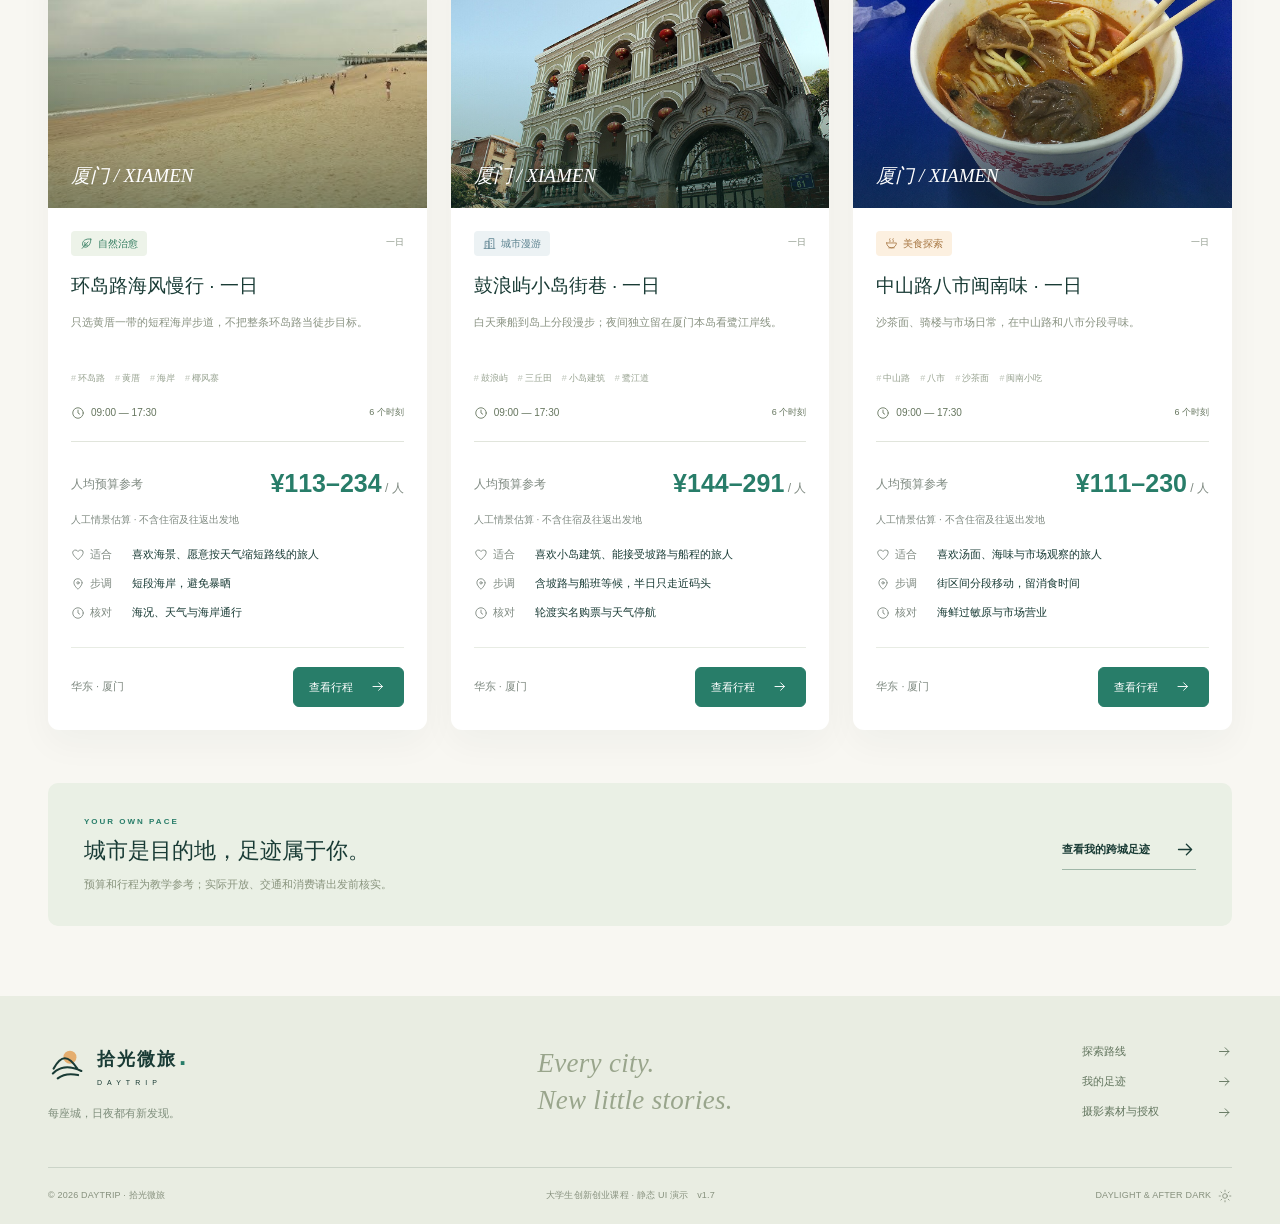
<file: routes.html>
<!doctype html>
<html lang="zh-CN">
  <head>
    <meta charset="UTF-8" />
    <meta name="viewport" content="width=device-width, initial-scale=1" />
    <meta name="theme-color" content="#287d69" />
    <meta
      name="description"
      content="探索十二座城市的自然、街巷与美食主题，比较预算与时段，选择你的微旅行。"
    />
    <title>探索城市路线 — 拾光微旅 DAYTRIP</title>
    <link rel="icon" href="assets/favicon.svg" type="image/svg+xml" />
    <link rel="stylesheet" href="css/style.css" />
    <link rel="stylesheet" href="css/upgrade.css" />
    <link rel="stylesheet" href="css/planning.css" />
    <link rel="stylesheet" href="css/cities.css" />
    <link rel="stylesheet" href="css/discovery.css" />
    <script src="js/data.js" defer></script>
    <script src="js/cities/catalog.js" defer></script>
    <script src="js/cities/hangzhou.js" defer></script>
    <script src="js/cities/beijing.js" defer></script>
    <script src="js/cities/shanghai.js" defer></script>
    <script src="js/cities/xian.js" defer></script>
    <script src="js/cities/chengdu.js" defer></script>
    <script src="js/cities/chongqing.js" defer></script>
    <script src="js/cities/nanjing.js" defer></script>
    <script src="js/cities/guangzhou.js" defer></script>
    <script src="js/cities/suzhou.js" defer></script>
    <script src="js/cities/xiamen.js" defer></script>
    <script src="js/cities/changsha.js" defer></script>
    <script src="js/discovery-data.js" defer></script>
    <script src="js/experience.js" defer></script>
    <script src="js/discovery-ui.js" defer></script>
    <script src="js/main.js" defer></script>
  </head>
  <body data-page="routes">
    <a class="skip-link" href="#main-content">跳至主要内容</a>
    <header id="site-header"></header>
    <main id="main-content"></main>
    <footer id="site-footer"></footer>
    <noscript>请启用 JavaScript，以查看旅行路线。</noscript>
  </body>
</html>
</file>
<file: css/style.css>
@charset "UTF-8";
:root {
  --green: #287d69;
  --ink: #193b35;
  --cream: #f8f7f2;
  --sand: #edbd83;
  --mint: #e7efe9;
  --muted: #7e8980;
  --line: #e1e5dc;
  --white: #fff;
  --radius: 12px;
  --max: 1200px;
  --shadow: 0 14px 35px #193b350a;
}
* {
  box-sizing: border-box;
}
html {
  scroll-behavior: smooth;
  scroll-padding-top: 100px;
}
body {
  margin: 0;
  background: var(--cream);
  color: var(--ink);
  font-family: Arial, "PingFang SC", "Microsoft YaHei", sans-serif;
  font-size: 14px;
  line-height: 1.75;
  -webkit-font-smoothing: antialiased;
}
a {
  color: inherit;
  text-decoration: none;
}
button,
input {
  font: inherit;
}
button,
a,
input,
label {
  -webkit-tap-highlight-color: transparent;
}
button {
  cursor: pointer;
}
button:focus-visible,
a:focus-visible,
input:focus-visible {
  outline: 3px solid #d78a36;
  outline-offset: 5px;
}
button {
  color: inherit;
}
img {
  display: block;
  width: 100%;
  height: 100%;
  object-fit: cover;
}
h1,
h2,
h3,
p {
  margin: 0;
}
h1,
h2,
h3 {
  font-weight: 600;
  line-height: 1.45;
}
button svg,
a svg {
  flex-shrink: 0;
}
.icon {
  display: inline-block;
  vertical-align: middle;
  flex-shrink: 0;
  width: 21px;
  height: 21px;
}
.wrap {
  width: min(var(--max), calc(100% - 96px));
  margin-inline: auto;
}
.skip-link {
  position: fixed;
  top: -70px;
  left: 20px;
  z-index: 100;
  background: var(--ink);
  color: #fff;
  padding: 10px 20px;
}
.skip-link:focus {
  top: 10px;
}
.eyebrow {
  font-size: 10px;
  letter-spacing: 2.7px;
  font-weight: 600;
  color: var(--green);
  margin-bottom: 15px;
}
.eyebrow.light {
  color: #fff9;
  letter-spacing: 3px;
}
.serif-accent {
  color: var(--green);
}
.btn {
  display: inline-flex;
  align-items: center;
  justify-content: center;
  gap: 24px;
  border: 1px solid var(--green);
  background: var(--green);
  color: white;
  padding: 15px 25px;
  border-radius: 6px;
  font-size: 13px;
  font-weight: 500;
  line-height: 1.5;
  transition:
    background 0.25s,
    transform 0.25s,
    box-shadow 0.25s;
}
.btn .icon {
  width: 20px;
}
.btn:hover {
  background: #1c6252;
  transform: translateY(-2px);
  box-shadow: 0 7px 18px #193b3517;
}
.btn-sand {
  background: var(--sand);
  border-color: var(--sand);
  color: var(--ink);
  padding: 17px 27px;
}
.btn-sand:hover {
  background: #f7ce9b;
}
.btn-outline {
  background: transparent;
  color: var(--green);
  border-color: #a5b8ab;
}
.btn-outline:hover {
  background: var(--mint);
}
.text-link {
  display: inline-flex;
  gap: 25px;
  align-items: center;
  font-size: 13px;
  font-weight: 600;
  border-bottom: 1px solid #a0b7a8;
  padding-bottom: 9px;
  transition: gap 0.25s;
}
.text-link:hover {
  gap: 32px;
}
.brand {
  display: inline-flex;
  align-items: center;
  gap: 10px;
}
.brand-symbol {
  height: 45px;
  width: 45px;
}
.brand-words {
  display: flex;
  flex-direction: column;
}
.brand-words strong {
  font-size: 21px;
  letter-spacing: 2px;
  line-height: 1.3;
}
.brand-dot {
  color: var(--green);
  font-size: 26px;
  margin-left: 2px;
}
.brand-words small {
  font-size: 8px;
  letter-spacing: 5px;
  line-height: 1.6;
  margin-top: 3px;
}
#site-header {
  height: 96px;
  background: #f8f7f2f5;
  position: relative;
  z-index: 20;
}
.nav-wrap {
  height: 100%;
  width: calc(100% - 96px);
  margin: auto;
  display: flex;
  align-items: center;
  justify-content: space-between;
}
nav {
  display: flex;
  align-items: center;
  gap: 39px;
}
nav > a:not(.btn) {
  position: relative;
  font-size: 13px;
  color: #66736b;
  transition: color 0.2s;
}
nav > a:not(.btn):hover,
nav > a[aria-current] {
  color: var(--green);
}
nav > a[aria-current]:after {
  content: "";
  position: absolute;
  width: 4px;
  height: 4px;
  border-radius: 100%;
  background: var(--green);
  bottom: -9px;
  left: calc(50% - 2px);
}
nav .nav-cta {
  padding: 11px 19px;
  margin-left: 9px;
  gap: 24px;
}
.menu-toggle {
  display: none;
  border: 0;
  background: transparent;
  padding: 10px;
}
.hero {
  position: relative;
  min-height: 615px;
  height: calc(100svh - 130px);
  max-height: 790px;
  margin: 0 24px;
  border-radius: 14px;
  overflow: hidden;
  color: #fff;
  background: linear-gradient(125deg, #264b3f, #8aa087);
}
.hero-image,
.hero-shade {
  position: absolute;
  inset: 0;
}
.hero-image img {
  object-position: center 56%;
}
.hero-shade {
  background:
    linear-gradient(90deg, #0c2b2ac9 0%, #102e2854 48%, #102c2415 80%),
    linear-gradient(0deg, #102d2a8c, transparent 35%);
}
.hero-content {
  position: relative;
  padding: 93px 0 0;
  max-width: 1200px;
  width: calc(100% - 112px);
  margin: auto;
}
.hero .eyebrow {
  display: flex;
  align-items: center;
  gap: 12px;
  font-size: 10px;
  color: #fff;
  letter-spacing: 3.2px;
  margin-bottom: 27px;
}
.hero .eyebrow span {
  height: 1px;
  width: 28px;
  background: #edbd83;
}
.hero h1 {
  font-size: clamp(38px, 4.05vw, 64px);
  line-height: 1.5;
  letter-spacing: 2px;
  font-weight: 500;
  text-shadow: 0 2px 20px #0001;
}
.hero h1 span {
  color: #efc695;
}
.hero-content > p {
  font-size: 14px;
  line-height: 2.15;
  letter-spacing: 1px;
  color: #ffffffcf;
  margin-top: 25px;
}
.hero-content > .btn {
  margin-top: 32px;
}
.hero-note {
  display: block;
  font-size: 10px;
  letter-spacing: 1.5px;
  color: #ffffff91;
  margin-top: 15px;
}
.hero-bottom {
  position: absolute;
  bottom: 28px;
  left: 56px;
  right: 56px;
  display: flex;
  align-items: center;
  justify-content: space-between;
  font-size: 11px;
  letter-spacing: 1px;
}
.hero-bottom > span {
  display: flex;
  align-items: center;
  gap: 9px;
}
.hero-bottom .icon {
  width: 15px;
}
.hero-bottom i {
  font-style: normal;
  opacity: 0.3;
  margin: 0 8px;
}
.hero-bottom small {
  font-size: 8px;
  letter-spacing: 2px;
  opacity: 0.65;
}
.scroll-link {
  display: flex;
  align-items: center;
  gap: 17px;
  color: #fffd;
}
.scroll-link svg {
  transform: rotate(90deg);
}
.hero-seal {
  position: absolute;
  right: 63px;
  bottom: 105px;
  width: 123px;
  height: 123px;
  border: 1px solid #ffffff70;
  border-radius: 100%;
  display: flex;
  flex-direction: column;
  align-items: center;
  justify-content: center;
  gap: 9px;
  transform: rotate(12deg);
  color: #fffe;
}
.hero-seal span {
  font-size: 7px;
  letter-spacing: 2px;
}
.hero-seal .icon {
  width: 33px;
  height: 33px;
  stroke-width: 1;
}
.intro-bar {
  display: flex;
  align-items: center;
  justify-content: space-between;
  padding: 37px 0 34px;
  border-bottom: 1px solid var(--line);
  gap: 20px;
}
.intro-bar-title {
  font-size: 14px;
  line-height: 1.8;
  letter-spacing: 1px;
}
.intro-bar-title strong {
  font-weight: 500;
}
.intro-bar > div:not(:first-child) {
  display: flex;
  align-items: center;
  gap: 16px;
}
.intro-bar > div > .icon {
  width: 29px;
  height: 29px;
  color: #718f7c;
  stroke-width: 1;
}
.intro-bar b {
  font-size: 12px;
  font-weight: 500;
  display: block;
  margin-bottom: 4px;
}
.intro-bar small {
  font-size: 10px;
  color: var(--muted);
  display: block;
}
.intro-bar > a {
  font-size: 11px;
  display: flex;
  align-items: center;
  gap: 20px;
}
.intro-bar > a svg {
  width: 18px;
}
.section {
  padding: 84px 0 88px;
}
.section-heading {
  display: flex;
  align-items: flex-end;
  justify-content: space-between;
  margin-bottom: 35px;
  gap: 25px;
}
.section-heading h2,
.about-copy h2 {
  font-size: 33px;
  letter-spacing: 1px;
  font-weight: 500;
}
.section-heading p {
  color: var(--muted);
  font-size: 12px;
  line-height: 1.9;
}
.theme-grid {
  display: grid;
  grid-template-columns: repeat(3, minmax(0, 1fr));
  gap: 25px;
}
.theme-card {
  display: block;
  min-width: 0;
  border-radius: 10px;
  transition: transform 0.3s;
  background: var(--white);
  overflow: hidden;
  box-shadow: 0 3px 20px #193b3503;
}
.theme-card:hover {
  transform: translateY(-6px);
}
.theme-photo {
  height: 257px;
  position: relative;
  overflow: hidden;
  background: linear-gradient(130deg, #69897e, #b0be99);
}
.theme-photo:after {
  content: "";
  position: absolute;
  inset: 0;
  background: linear-gradient(180deg, #10231e18 0%, transparent 55%, #10231e30);
}
.theme-photo img {
  transition: transform 0.65s;
}
.theme-card:hover img {
  transform: scale(1.045);
}
.photo-number {
  position: absolute;
  left: 20px;
  top: 17px;
  font-size: 10px;
  letter-spacing: 2px;
  color: #fffe;
  z-index: 1;
}
.circle-link {
  position: absolute;
  bottom: 17px;
  right: 18px;
  z-index: 1;
  width: 35px;
  height: 35px;
  display: grid;
  place-items: center;
  border: 1px solid #fff7;
  border-radius: 100%;
  color: #fff;
  background: #fff1;
  backdrop-filter: blur(5px);
}
.circle-link svg {
  width: 17px;
  transform: rotate(-35deg);
}
.theme-body {
  padding: 23px 25px 22px;
}
.theme-english {
  font-family: Georgia, "Times New Roman", serif;
  font-style: italic;
  color: #839082;
  font-size: 13px;
}
.theme-body h3 {
  font-size: 20px;
  display: flex;
  align-items: center;
  gap: 10px;
  margin: 8px 0 9px;
  letter-spacing: 1px;
}
.theme-body h3 svg {
  color: var(--green);
  width: 22px;
}
.theme-body p {
  font-size: 12px;
  color: var(--muted);
}
.theme-action {
  display: flex;
  align-items: center;
  justify-content: space-between;
  margin-top: 21px;
  padding-top: 16px;
  border-top: 1px solid #e7ebe4;
  font-size: 10px;
  color: #718577;
}
.theme-action > span {
  font-size: 16px;
}
.how-section {
  background: #edf1e9;
  padding: 67px 0 63px;
  position: relative;
  overflow: hidden;
}
.how-section .section-heading {
  margin-bottom: 39px;
}
.how-section h2 {
  font-size: 30px;
}
.how-grid {
  display: grid;
  grid-template-columns: repeat(3, 1fr);
  gap: 48px;
}
.how-step {
  position: relative;
  border-top: 1px solid #ccd7ca;
  padding: 26px 0 0 54px;
}
.step-number {
  position: absolute;
  left: 0;
  top: 27px;
  font-family: Georgia, serif;
  font-size: 29px;
  color: #a5b7a2;
  line-height: 1.4;
}
.how-icon {
  margin-bottom: 14px;
  color: var(--green);
}
.how-icon svg {
  width: 26px;
  height: 26px;
}
.how-step h3 {
  font-size: 16px;
  font-weight: 500;
  letter-spacing: 0.5px;
  margin-bottom: 12px;
}
.how-step p {
  font-size: 12px;
  line-height: 1.9;
  color: #7e8b7c;
}
.about-section {
  display: grid;
  grid-template-columns: 1fr 1fr;
  gap: 98px;
  padding-block: 100px;
  align-items: center;
}
.about-photo {
  height: 480px;
  border-radius: 11px;
  overflow: hidden;
  position: relative;
  background: #4c6f55;
}
.about-photo:after {
  content: "";
  position: absolute;
  inset: 0;
  background: linear-gradient(0deg, #0b29187d, transparent 60%);
}
.photo-caption {
  position: absolute;
  bottom: 28px;
  left: 28px;
  color: #fff9;
  font-size: 9px;
  letter-spacing: 2px;
  z-index: 1;
}
.photo-label {
  position: absolute;
  top: 31px;
  left: 31px;
  z-index: 1;
  color: white;
  letter-spacing: 4px;
  font-size: 17px;
  text-shadow: 0 1px 10px #0004;
}
.photo-label em {
  font-size: 43px;
  font-weight: 400;
  font-style: normal;
}
.about-copy h2 {
  line-height: 1.6;
  margin-bottom: 26px;
}
.about-copy > p {
  font-size: 12px;
  color: #829080;
  line-height: 2.2;
  margin-top: 17px;
}
.about-copy .text-link {
  margin-top: 25px;
  font-size: 12px;
}
.about-signature {
  display: block;
  font:
    italic 26px Georgia,
    serif;
  color: #a1ac94;
  margin-top: 32px;
}
.footer-main {
  display: flex;
  justify-content: space-between;
  align-items: center;
  gap: 20px;
  padding-block: 44px;
  border-bottom: 1px solid #cbd4c8;
}
.footer-main .brand-symbol {
  height: 39px;
  width: 39px;
}
.footer-main .brand-words strong {
  font-size: 18px;
}
.footer-main .brand-words small {
  font-size: 7px;
}
.footer-main p {
  font-size: 11px;
  color: #7f8e7c;
  margin-top: 13px;
}
.footer-script {
  font:
    italic 27px/1.35 Georgia,
    serif;
  color: #99a58c;
  letter-spacing: 0.3px;
}
.footer-links {
  display: flex;
  flex-direction: column;
  gap: 11px;
  min-width: 150px;
}
.footer-links a {
  font-size: 11px;
  display: flex;
  align-items: center;
  justify-content: space-between;
  gap: 30px;
  color: #63765f;
}
.footer-links .icon {
  width: 15px;
  height: 15px;
}
.footer-bottom {
  padding-block: 20px;
  display: flex;
  justify-content: space-between;
  gap: 20px;
  font-size: 9px;
  color: #87917e;
  letter-spacing: 0.2px;
}
.footer-bottom .icon {
  width: 14px;
  height: 14px;
  margin-left: 4px;
}
.version {
  margin-left: 6px;
}
#site-footer {
  background: #e9ede2;
}
.progress-steps {
  display: flex;
  align-items: center;
  justify-content: center;
  padding-top: 40px;
  gap: 26px;
  font-size: 11px;
  color: #a2aaa0;
}
.progress-steps > span {
  display: flex;
  align-items: center;
  gap: 9px;
}
.progress-steps b {
  border: 1px solid #d7dfd3;
  border-radius: 50%;
  width: 26px;
  height: 26px;
  display: grid;
  place-items: center;
  font-size: 9px;
  font-weight: 400;
}
.progress-steps b svg {
  width: 13px;
}
.progress-steps > i {
  width: 64px;
  height: 1px;
  background: #dfe5db;
}
.progress-steps > .active {
  color: var(--green);
}
.progress-steps > .active b {
  border-color: #9ab6a4;
  background: #e8efe7;
}
.page-heading {
  text-align: center;
  padding: 45px 0 40px;
}
.page-heading h1 {
  font-size: 35px;
  font-weight: 500;
  letter-spacing: 1px;
  line-height: 1.6;
}
.page-heading > p {
  font-size: 12px;
  color: #859080;
  margin-top: 13px;
  line-height: 2;
}
.planner-section {
  padding-bottom: 83px;
}
.style-fieldset,
.duration-fieldset {
  border: 0;
  padding: 0;
  margin: 0;
  min-width: 0;
}
legend {
  font-size: 13px;
  font-weight: 500;
  padding: 0;
  margin-bottom: 20px;
}
legend > span {
  color: #95a68e;
  font-family: Georgia, serif;
  margin-right: 10px;
}
legend small {
  font-size: 10px;
  color: #99a18f;
  font-weight: 400;
  margin-left: 14px;
}
.choice-card {
  cursor: pointer;
  background: transparent;
  box-shadow: none;
  position: relative;
  overflow: visible;
}
.choice-card input {
  position: absolute;
  opacity: 0;
  width: 1px;
  height: 1px;
}
.choice-content {
  display: block;
  border: 2px solid transparent;
  background: white;
  border-radius: 11px;
  overflow: hidden;
  transition:
    border-color 0.2s,
    box-shadow 0.2s;
}
.choice-content .theme-photo {
  height: 228px;
}
.choice-content .theme-body {
  padding: 20px 22px 23px;
}
.choice-content .theme-body h3 {
  font-size: 19px;
}
.choice-content .theme-body p {
  font-size: 11px;
}
.choice-card input:checked + .choice-content {
  border-color: var(--green);
  box-shadow: 0 0 0 4px #287d6908;
}
.choice-card input:focus-visible + .choice-content {
  outline: 3px solid #d78a36;
  outline-offset: 4px;
}
.selection-mark {
  position: absolute;
  top: 17px;
  right: 17px;
  border: 1px solid #fffa;
  background: #fff2;
  border-radius: 50%;
  width: 25px;
  height: 25px;
  display: grid;
  place-items: center;
  z-index: 2;
  transition: background 0.2s;
}
.selection-mark .icon {
  width: 15px;
  opacity: 0;
  color: #fff;
}
.choice-card input:checked + .choice-content .selection-mark {
  background: var(--green);
  border-color: var(--green);
}
.choice-card input:checked + .choice-content .selection-mark svg {
  opacity: 1;
}
.duration-fieldset {
  margin-top: 36px;
}
.duration-options {
  display: grid;
  grid-template-columns: 1fr 1fr;
  gap: 20px;
}
.duration-options label {
  position: relative;
  cursor: pointer;
}
.duration-options input {
  position: absolute;
  opacity: 0;
}
.duration-options label > span {
  border: 1px solid var(--line);
  border-radius: 8px;
  padding: 17px 24px;
  display: flex;
  gap: 16px;
  align-items: center;
  transition:
    background 0.2s,
    border-color 0.2s;
  background: #fff8;
}
.duration-options svg {
  color: #8ca38b;
  width: 25px;
  height: 25px;
}
.duration-options b {
  display: block;
  font-size: 13px;
  font-weight: 500;
}
.duration-options small {
  display: block;
  font-size: 10px;
  color: #95a08e;
  margin-top: 4px;
}
.duration-options i {
  width: 16px;
  height: 16px;
  border: 1px solid #b6c2b1;
  border-radius: 50%;
  margin-left: auto;
  flex-shrink: 0;
}
.duration-options input:checked + span {
  background: #eaf0e8;
  border-color: #78a08a;
}
.duration-options input:checked + span i {
  border: 5px solid var(--green);
  background: white;
}
.duration-options input:focus-visible + span {
  outline: 3px solid #d78a36;
  outline-offset: 4px;
}
.choose-bottom {
  display: flex;
  align-items: center;
  justify-content: space-between;
  margin-top: 35px;
  padding-top: 26px;
  border-top: 1px solid var(--line);
  gap: 25px;
}
.choose-bottom > p {
  font-size: 11px;
  color: #7d8d78;
}
.choose-bottom > p svg {
  width: 15px;
  margin-right: 5px;
}
.choose-bottom > p small {
  display: block;
  font-size: 9px;
  color: #98a18f;
  margin-top: 6px;
}
.choose-bottom .btn {
  gap: 40px;
  white-space: nowrap;
}
.routes-section {
  padding-bottom: 70px;
}
.routes-section .page-heading {
  padding-bottom: 43px;
}
.route-toolbar {
  display: flex;
  justify-content: space-between;
  align-items: center;
  padding-bottom: 20px;
  margin-bottom: 25px;
  border-bottom: 1px solid var(--line);
  gap: 20px;
}
.city-label {
  display: inline-flex;
  gap: 7px;
  align-items: center;
  font-size: 12px;
}
.city-label .icon {
  width: 17px;
  color: var(--green);
}
.city-label > span {
  font-size: 9px;
  letter-spacing: 2px;
  color: #9aa490;
  margin-left: 5px;
}
.route-filters {
  display: flex;
  gap: 5px;
}
.filter {
  border: 0;
  background: transparent;
  padding: 8px 16px;
  border-radius: 5px;
  color: #7c8b75;
  font-size: 11px;
  transition: background 0.2s;
}
.filter:hover {
  background: #edf0e9;
}
.filter.active {
  background: var(--green);
  color: white;
}
.filter small {
  font-size: 9px;
  opacity: 0.7;
  margin-left: 5px;
}
.route-grid {
  display: grid;
  grid-template-columns: repeat(3, minmax(0, 1fr));
  gap: 24px;
}
.route-card {
  background: white;
  border-radius: 11px;
  overflow: hidden;
  box-shadow: var(--shadow);
  transition: transform 0.3s;
  min-width: 0;
}
.route-card[hidden] {
  display: none;
}
.route-card:hover {
  transform: translateY(-5px);
}
.route-photo {
  display: block;
  height: 260px;
  overflow: hidden;
  position: relative;
  background: linear-gradient(135deg, #769c8b, #b7bc95);
}
.route-photo:after {
  content: "";
  position: absolute;
  inset: 0;
  background: linear-gradient(0deg, #153c3270, transparent 60%);
}
.route-photo img {
  transition: transform 0.6s;
}
.route-photo:hover img {
  transform: scale(1.04);
}
.recommended {
  position: absolute;
  top: 18px;
  left: 18px;
  background: #faf9ed;
  color: var(--green);
  font-size: 10px;
  border-radius: 4px;
  padding: 4px 12px;
  z-index: 1;
}
.route-photo-caption {
  position: absolute;
  bottom: 19px;
  left: 23px;
  font:
    italic 19px Georgia,
    serif;
  color: white;
  z-index: 1;
}
.route-card-body {
  padding: 23px;
}
.route-card-meta {
  display: flex;
  justify-content: space-between;
  align-items: center;
  gap: 8px;
}
.tag {
  display: inline-flex;
  align-items: center;
  gap: 5px;
  font-size: 10px;
  line-height: 1.5;
  padding: 5px 9px;
  border-radius: 4px;
  color: #337c5f;
  background: #edf3e9;
}
.tag svg {
  width: 13px;
  height: 13px;
}
.tag.blue {
  color: #5a818e;
  background: #ecf2f4;
}
.tag.orange {
  color: #a77743;
  background: #fcf0e0;
}
.route-card-meta > span:last-child {
  font-size: 9px;
  color: #8b9687;
  display: flex;
  gap: 5px;
  align-items: center;
}
.route-card-meta > span:last-child svg {
  width: 13px;
  height: 13px;
}
.route-card h2 {
  font-size: 19px;
  margin: 16px 0 12px;
  font-weight: 500;
}
.route-card h2 a:hover {
  color: var(--green);
}
.route-card-body > p {
  font-size: 11px;
  line-height: 2;
  color: #8a9383;
  min-height: 44px;
}
.keywords {
  display: flex;
  gap: 10px;
  flex-wrap: wrap;
  margin-top: 16px;
  color: #96a18f;
  font-size: 9px;
}
.keywords span:before {
  content: "#";
  margin-right: 2px;
  opacity: 0.6;
}
.route-card-bottom {
  border-top: 1px solid #e8ece4;
  margin-top: 24px;
  padding-top: 19px;
  display: flex;
  align-items: center;
  justify-content: space-between;
  gap: 10px;
}
.route-card-bottom > span > b {
  font-size: 16px;
  font-weight: 500;
  line-height: 1.4;
  color: var(--green);
  display: block;
}
.route-card-bottom b small {
  font-size: 9px;
  color: #a2ab9a;
  font-weight: 400;
}
.route-card-bottom > span > small {
  font-size: 8px;
  color: #98a28d;
  display: block;
  margin-top: 3px;
}
.btn-small {
  font-size: 11px;
  padding: 11px 15px;
  gap: 15px;
}
.btn-small svg {
  width: 15px;
  height: 15px;
}
.recommend-note {
  margin: -3px 0 23px;
  background: #eaf0e7;
  border-radius: 5px;
  padding: 12px 17px;
  color: #668160;
  font-size: 11px;
  display: flex;
  align-items: center;
  gap: 8px;
}
.recommend-note > .icon {
  width: 16px;
  height: 16px;
}
.recommend-note > a {
  margin-left: auto;
  display: flex;
  gap: 9px;
  align-items: center;
  font-size: 10px;
  white-space: nowrap;
}
.recommend-note a svg {
  width: 15px;
  height: 15px;
}
.route-footnote {
  text-align: center;
  color: #73876b;
  font-size: 12px;
  margin: 31px auto 0;
}
.route-footnote > .icon {
  width: 16px;
  height: 16px;
  margin-right: 5px;
}
.route-footnote > span {
  display: block;
  color: #9ca491;
  font-size: 9px;
  margin-top: 7px;
}
.route-help {
  background: #eaf0e5;
  margin-top: 53px;
  border-radius: 10px;
  padding: 32px 36px;
  display: flex;
  justify-content: space-between;
  align-items: center;
  gap: 25px;
}
.route-help .eyebrow {
  font-size: 8px;
  letter-spacing: 2px;
  display: block;
  margin-bottom: 6px;
}
.route-help h3 {
  font-size: 22px;
  font-weight: 500;
}
.route-help p {
  font-size: 11px;
  color: #89947e;
  margin-top: 8px;
}
.route-help .text-link {
  font-size: 11px;
  white-space: nowrap;
}
.detail-hero {
  height: 410px;
  position: relative;
  overflow: hidden;
  background: linear-gradient(110deg, #28594c, #8fab97);
  color: white;
  margin: 0 24px;
  border-radius: 12px;
}
.detail-hero-image,
.detail-overlay {
  position: absolute;
  inset: 0;
}
.detail-hero-image img {
  object-position: center 55%;
}
.detail-overlay {
  background:
    linear-gradient(90deg, #113d33cc, #12392d45),
    linear-gradient(0deg, #10382e66, transparent);
}
.detail-hero-content {
  position: relative;
  height: 100%;
  padding-block: 28px 38px;
  display: flex;
  flex-direction: column;
  justify-content: space-between;
}
.back-light {
  display: flex;
  align-items: center;
  gap: 10px;
  font-size: 11px;
  color: #fff9;
  align-self: flex-start;
}
.back-light:hover {
  color: #fff;
}
.back-light svg {
  width: 16px;
}
.detail-hero .tag {
  background: #ffffff26;
  color: white;
  backdrop-filter: blur(5px);
  padding: 5px 11px;
  margin-bottom: 18px;
}
.detail-hero .eyebrow {
  font-size: 9px;
  margin-bottom: 11px;
}
.detail-hero h1 {
  font-size: 43px;
  font-weight: 500;
  letter-spacing: 2px;
  margin-bottom: 12px;
}
.detail-hero p {
  font-size: 13px;
  letter-spacing: 1px;
  color: #fffc;
}
.detail-location {
  position: absolute;
  right: 0;
  bottom: 39px;
  font-size: 10px;
  letter-spacing: 1px;
  display: flex;
  gap: 7px;
  align-items: center;
  color: #fffb;
}
.detail-location svg {
  width: 16px;
  height: 16px;
}
.overview {
  padding: 29px 0 30px;
  display: grid;
  grid-template-columns: repeat(4, 1fr);
  border-bottom: 1px solid var(--line);
  gap: 20px;
}
.overview > div {
  display: flex;
  align-items: center;
  gap: 14px;
  padding-left: 22px;
  border-left: 1px solid var(--line);
}
.overview > div:first-child {
  border: 0;
  padding-left: 0;
}
.overview > div > .icon {
  color: #7e9b7d;
  width: 24px;
  height: 24px;
}
.overview small {
  display: block;
  font-size: 10px;
  color: #9aa48e;
  margin-bottom: 5px;
}
.overview b {
  display: block;
  font-size: 12px;
  font-weight: 500;
}
.detail-grid {
  display: grid;
  grid-template-columns: minmax(0, 1fr) 300px;
  gap: 75px;
  padding-top: 53px;
}
.itinerary > h2 {
  font-size: 29px;
  font-weight: 500;
}
.itinerary-intro {
  font-size: 12px;
  color: #8f9a84;
  margin-top: 12px;
}
.timeline {
  list-style: none;
  padding: 0;
  margin: 38px 0 0;
}
.timeline-item {
  display: flex;
  position: relative;
  gap: 22px;
  padding-bottom: 33px;
}
.timeline-item:before {
  content: "";
  position: absolute;
  top: 25px;
  bottom: -1px;
  left: 67px;
  border-left: 1px dashed #c8d4c1;
}
.timeline-item:last-child:before {
  display: none;
}
.timeline-time {
  display: flex;
  align-items: flex-start;
  gap: 16px;
  flex-shrink: 0;
  padding-top: 0;
}
.timeline-time > span {
  font-size: 12px;
  color: #74926e;
  min-width: 40px;
  padding-top: 2px;
}
.timeline-time > i {
  font-size: 8px;
  width: 22px;
  height: 22px;
  display: grid;
  place-items: center;
  background: #e4eddf;
  color: #65865f;
  font-style: normal;
  border: 4px solid var(--cream);
  border-radius: 50%;
  position: relative;
  z-index: 1;
}
.timeline-content {
  flex: 1;
  min-width: 0;
  padding-top: 0;
}
.stop-label {
  display: flex;
  gap: 5px;
  align-items: center;
  color: #8c9b81;
  font-size: 9px;
}
.stop-label .icon {
  width: 13px;
  height: 13px;
}
.timeline-content h3 {
  font-size: 17px;
  font-weight: 500;
  margin-top: 9px;
  line-height: 1.6;
}
.timeline-content p {
  font-size: 11px;
  color: #88917f;
  line-height: 2.05;
  margin-top: 9px;
}
.stop-photo {
  height: 200px;
  margin-top: 18px;
  border-radius: 7px;
  overflow: hidden;
  background: linear-gradient(120deg, #87a48a, #c4c9b1);
}
.journey-sidebar {
  align-self: start;
  position: sticky;
  top: 26px;
}
.mini-map {
  border: 1px solid #e1e6d9;
  background: #eff3ea;
  border-radius: 10px;
  text-align: center;
  padding: 25px 19px 20px;
  overflow: hidden;
}
.mini-map .eyebrow {
  font-size: 8px;
  letter-spacing: 2px;
  margin-bottom: 9px;
}
.mini-map h3 {
  font-size: 17px;
  font-weight: 500;
}
.route-drawing {
  width: 100%;
  height: 210px;
  margin: 4px 0;
}
.route-drawing text {
  fill: #7b9471;
  font-size: 10px;
  font-family: Arial, "Microsoft YaHei", sans-serif;
}
.mini-map > p {
  font-size: 12px;
  line-height: 2;
  color: #789070;
}
.mini-map > small {
  display: block;
  font-size: 8px;
  color: #a3af94;
  margin-top: 13px;
}
.tips {
  margin-top: 26px;
  padding: 23px 0 0;
  border-top: 1px solid var(--line);
}
.tips h3 {
  font-size: 13px;
  font-weight: 500;
  display: flex;
  align-items: center;
  gap: 9px;
}
.tips h3 svg {
  width: 20px;
  height: 20px;
  color: #9da779;
}
.tips ul {
  padding-left: 17px;
  margin: 15px 0 0;
}
.tips li {
  font-size: 11px;
  color: #8e9982;
  margin-bottom: 10px;
  padding-left: 4px;
}
.tips li::marker {
  color: #a2b393;
}
.demo-note {
  font-size: 9px;
  line-height: 1.9;
  color: #a3ab98;
  margin-top: 22px;
  padding-top: 17px;
  border-top: 1px solid var(--line);
}
.detail-finish {
  background: #eaf0e5;
  border-radius: 10px;
  padding: 33px;
  display: flex;
  align-items: center;
  justify-content: space-between;
  gap: 25px;
  margin-top: 5px;
}
.detail-finish .eyebrow {
  font-size: 8px;
  margin-bottom: 9px;
}
.detail-finish h2 {
  font-size: 24px;
  font-weight: 500;
}
.detail-finish p {
  font-size: 11px;
  color: #91a087;
  margin-top: 9px;
}
.detail-finish .btn {
  white-space: nowrap;
  gap: 20px;
  font-size: 12px;
}
.detail-back {
  margin: 28px 0 52px;
  font-size: 11px;
  gap: 10px;
}
.detail-back svg {
  width: 16px;
}
.finish-section {
  padding: 22px 0 65px;
  text-align: center;
}
.finish-section .page-heading {
  padding: 15px 0 30px;
}
.completion-check {
  display: grid;
  place-items: center;
  background: #e6eee2;
  border: 1px solid #d5e3ce;
  border-radius: 50%;
  width: 41px;
  height: 41px;
  color: var(--green);
  margin: 0 auto 20px;
}
.completion-check svg {
  width: 21px;
}
.finish-section .page-heading h1 {
  font-size: 31px;
}
.finish-section .eyebrow {
  font-size: 8px;
  margin-bottom: 12px;
  letter-spacing: 2.5px;
}
.memory-card {
  max-width: 700px;
  margin: auto;
  background: #fff;
  border: 1px solid #e8e9df;
  padding: 10px;
  border-radius: 11px;
  text-align: left;
  box-shadow: 0 20px 50px #25402d0b;
  position: relative;
  overflow: hidden;
  transform: rotate(-1deg);
}
.memory-photo {
  height: 240px;
  position: relative;
  overflow: hidden;
  border-radius: 5px;
  background: linear-gradient(135deg, #38765e, #a9b78b);
}
.memory-photo:after {
  content: "";
  position: absolute;
  inset: 0;
  background: linear-gradient(0deg, #133b2d7d, transparent 70%);
}
.memory-photo-title {
  position: absolute;
  left: 26px;
  bottom: 24px;
  color: white;
  font:
    italic 33px Georgia,
    serif;
  z-index: 1;
}
.memory-label {
  position: absolute;
  top: 19px;
  left: 21px;
  font-size: 7px;
  color: #fff;
  letter-spacing: 2px;
}
.memory-content {
  padding: 22px 25px 6px;
  position: relative;
}
.memory-topline {
  display: flex;
  align-items: center;
  gap: 9px;
  font-size: 8px;
  letter-spacing: 1px;
  color: #a3ab96;
}
.memory-topline svg {
  width: 13px;
  height: 13px;
}
.memory-content h2 {
  font-size: 25px;
  font-weight: 500;
  margin-top: 14px;
  padding-right: 128px;
}
.memory-content > p {
  font-size: 11px;
  color: #8a9a7d;
  margin-top: 12px;
  padding-right: 115px;
}
.memory-stamp {
  position: absolute;
  right: 23px;
  top: 28px;
  border: 2px solid #b78356;
  border-radius: 50%;
  width: 105px;
  height: 105px;
  color: #af7b50;
  display: flex;
  flex-direction: column;
  align-items: center;
  justify-content: center;
  outline: 1px solid #b7835680;
  outline-offset: -7px;
  transform: rotate(14deg);
  animation: stamp 0.7s 0.25s both;
  line-height: 1.6;
  opacity: 0.8;
}
.memory-stamp > span {
  font-size: 8px;
  letter-spacing: 1px;
}
.memory-stamp svg {
  width: 23px;
  height: 23px;
  margin-top: 3px;
}
.memory-stamp > b {
  font-size: 12px;
  font-weight: 500;
  margin-top: 3px;
}
.memory-stamp small {
  font-size: 5px;
  letter-spacing: 1px;
  margin-top: 2px;
}
.memory-details {
  display: flex;
  gap: 26px;
  align-items: center;
  color: #99a38e;
  font-size: 9px;
  margin-top: 25px;
}
.memory-details > span {
  display: flex;
  gap: 4px;
  align-items: center;
}
.memory-details svg {
  width: 12px;
  height: 12px;
}
.memory-bottom {
  display: flex;
  justify-content: space-between;
  border-top: 1px dashed #d5ddcc;
  margin-top: 19px;
  padding-top: 15px;
  font-size: 6px;
  letter-spacing: 1.8px;
  color: #a7b09b;
}
.finish-note {
  font-size: 10px;
  color: #97a28b;
  margin-top: 24px;
}
.finish-note .icon {
  width: 13px;
  height: 13px;
  margin-right: 4px;
}
.finish-actions {
  display: flex;
  justify-content: center;
  gap: 13px;
  margin-top: 23px;
}
.finish-actions .btn {
  font-size: 12px;
  min-width: 165px;
  gap: 30px;
}
.finish-detail-link {
  display: inline-block;
  font-size: 10px;
  color: #9ba78f;
  margin-top: 17px;
  text-decoration: underline;
  text-underline-offset: 5px;
}
.will-reveal {
  opacity: 0;
  transform: translateY(17px);
  transition:
    opacity 0.65s,
    transform 0.65s;
}
.will-reveal.visible {
  opacity: 1;
  transform: translateY(0);
}
.theme-card.will-reveal.visible:hover {
  transform: translateY(-6px);
}
.image-unavailable:before {
  content: "DAYTRIP · 留一处风景给想象";
  position: absolute;
  left: 50%;
  top: 50%;
  transform: translate(-50%, -50%);
  color: #fff9;
  font-size: 11px;
  letter-spacing: 2px;
  width: 90%;
  text-align: center;
}
.image-unavailable {
  position: relative;
  background: linear-gradient(135deg, #638f7b, #a9b68d);
}
@keyframes stamp {
  from {
    opacity: 0;
    transform: rotate(30deg) scale(1.5);
  }
  to {
    opacity: 0.8;
    transform: rotate(14deg) scale(1);
  }
}
@media (min-width: 1600px) {
  .hero-content {
    padding-top: 112px;
  }
  .hero {
    margin-inline: 32px;
  }
  .hero-bottom {
    left: max(70px, calc((100% - 1200px) / 2));
    right: max(70px, calc((100% - 1200px) / 2));
  }
  .hero-seal {
    right: max(80px, calc((100% - 1200px) / 2));
    bottom: 115px;
  }
  .nav-wrap {
    max-width: 1536px;
  }
  .theme-photo {
    height: 285px;
  }
}
@media (max-width: 1100px) {
  .wrap {
    width: calc(100% - 64px);
  }
  .nav-wrap {
    width: calc(100% - 64px);
  }
  .hero-content {
    width: calc(100% - 80px);
    padding-top: 91px;
  }
  .hero {
    min-height: 580px;
    max-height: 680px;
  }
  .hero h1 {
    font-size: 44px;
  }
  .hero-bottom {
    left: 40px;
    right: 40px;
  }
  .hero-seal {
    right: 43px;
    width: 105px;
    height: 105px;
  }
  .intro-bar-title {
    display: none;
  }
  .theme-grid,
  .route-grid {
    gap: 18px;
  }
  .theme-photo {
    height: 225px;
  }
  .theme-body {
    padding: 20px;
  }
  .section-heading h2,
  .about-copy h2 {
    font-size: 29px;
  }
  .about-section {
    gap: 55px;
  }
  .about-photo {
    height: 430px;
  }
  .route-card-body {
    padding: 19px;
  }
  .route-card h2 {
    font-size: 17px;
  }
  .route-card-meta > span:last-child {
    font-size: 8px;
  }
  .route-card-bottom {
    gap: 7px;
  }
  .btn-small {
    padding: 10px 11px;
    gap: 10px;
  }
  .detail-grid {
    gap: 40px;
    grid-template-columns: minmax(0, 1fr) 260px;
  }
  .detail-finish h2 {
    font-size: 21px;
  }
  .detail-finish .btn {
    font-size: 11px;
    padding-inline: 18px;
  }
  .overview > div {
    padding-left: 13px;
    gap: 10px;
  }
  .overview b {
    font-size: 11px;
  }
  .choice-content .theme-body {
    padding-inline: 17px;
  }
  .choice-content .theme-body p {
    font-size: 10px;
  }
  .how-grid {
    gap: 30px;
  }
}
@media (max-width: 760px) {
  .wrap {
    width: calc(100% - 40px);
  }
  #site-header {
    height: 79px;
  }
  .nav-wrap {
    width: calc(100% - 40px);
  }
  .brand-symbol {
    width: 37px;
    height: 37px;
  }
  .brand-words strong {
    font-size: 18px;
  }
  .brand-words small {
    font-size: 6px;
    letter-spacing: 4px;
  }
  .menu-toggle {
    display: block;
  }
  nav {
    display: none;
    position: absolute;
    top: 79px;
    left: 0;
    right: 0;
    padding: 24px;
    background: #f8f7f2fa;
    box-shadow: 0 15px 20px #193b3512;
    backdrop-filter: blur(16px);
    align-items: stretch;
    gap: 0;
  }
  nav.open {
    display: flex;
    flex-direction: column;
  }
  nav > a:not(.btn) {
    padding: 12px 0;
    font-size: 14px;
  }
  nav > a[aria-current]:after {
    display: none;
  }
  nav .nav-cta {
    margin: 15px 0 0;
    align-self: flex-start;
  }
  .hero {
    margin-inline: 12px;
    min-height: 600px;
    height: calc(100svh - 96px);
    max-height: 740px;
    border-radius: 10px;
  }
  .hero-content {
    width: calc(100% - 46px);
    padding-top: 73px;
  }
  .hero .eyebrow {
    font-size: 8px;
    letter-spacing: 2.1px;
    margin-bottom: 28px;
    gap: 8px;
  }
  .hero .eyebrow span {
    width: 20px;
  }
  .hero h1 {
    font-size: clamp(30px, 6.8vw, 48px);
    letter-spacing: 1px;
    line-height: 1.6;
  }
  .hero-content > p {
    font-size: 12px;
    letter-spacing: 0.5px;
    margin-top: 25px;
  }
  .hero-content > .btn {
    margin-top: 28px;
    font-size: 12px;
    padding: 16px 21px;
  }
  .hero-note {
    font-size: 8px;
    letter-spacing: 1px;
  }
  .hero-shade {
    background:
      linear-gradient(90deg, #0e322cbb, #0e322c35),
      linear-gradient(0deg, #10382b70, transparent);
  }
  .hero-image img {
    object-position: 60% center;
  }
  .hero-bottom {
    left: 24px;
    right: 24px;
    bottom: 23px;
    font-size: 9px;
  }
  .hero-bottom small,
  .hero-bottom i {
    display: none;
  }
  .hero-bottom .icon {
    width: 13px;
  }
  .hero-seal {
    width: 83px;
    height: 83px;
    right: 26px;
    bottom: 90px;
    gap: 5px;
  }
  .hero-seal span {
    font-size: 5px;
    letter-spacing: 1.3px;
  }
  .hero-seal .icon {
    width: 24px;
    height: 24px;
  }
  .intro-bar {
    padding: 28px 0;
    gap: 14px;
    flex-wrap: wrap;
  }
  .intro-bar > div:not(:first-child) {
    gap: 10px;
    flex: 1;
    min-width: 140px;
  }
  .intro-bar > div > .icon {
    width: 22px;
    height: 22px;
  }
  .intro-bar b {
    font-size: 10px;
  }
  .intro-bar small {
    font-size: 8px;
    line-height: 1.7;
  }
  .intro-bar > a {
    display: none;
  }
  .section {
    padding: 53px 0;
  }
  .section-heading {
    display: block;
    margin-bottom: 25px;
  }
  .section-heading h2,
  .about-copy h2 {
    font-size: 26px;
  }
  .section-heading p {
    font-size: 11px;
    margin-top: 17px;
  }
  .eyebrow {
    font-size: 8px;
    letter-spacing: 2px;
    margin-bottom: 12px;
  }
  .theme-grid {
    grid-template-columns: 1fr;
    gap: 22px;
  }
  .theme-photo {
    height: 270px;
  }
  .theme-body {
    padding: 20px 23px;
  }
  .theme-body h3 {
    font-size: 20px;
  }
  .theme-action {
    margin-top: 17px;
    padding-top: 13px;
  }
  .how-section {
    padding: 43px 0;
  }
  .how-section .text-link {
    margin-top: 23px;
    font-size: 11px;
  }
  .how-section h2 {
    font-size: 26px;
  }
  .how-grid {
    grid-template-columns: 1fr;
    gap: 25px;
  }
  .how-step {
    padding: 22px 0 0 54px;
    min-height: 130px;
  }
  .how-icon {
    float: left;
    margin-right: 15px;
  }
  .how-step p {
    font-size: 11px;
  }
  .how-step h3 {
    font-size: 15px;
  }
  .step-number {
    top: 20px;
  }
  .about-section {
    grid-template-columns: 1fr;
    gap: 35px;
    padding-block: 53px;
  }
  .about-photo {
    height: 360px;
  }
  .about-copy > p {
    font-size: 11px;
  }
  .about-signature {
    font-size: 24px;
    margin-top: 24px;
  }
  .footer-main {
    flex-wrap: wrap;
    padding-block: 32px;
    gap: 30px;
  }
  .footer-main > div:first-child {
    flex: 1;
    min-width: 175px;
  }
  .footer-script {
    font-size: 21px;
  }
  .footer-links {
    width: 100%;
    flex-direction: row;
    justify-content: space-between;
    flex-wrap: wrap;
    gap: 15px;
  }
  .footer-links a {
    font-size: 9px;
    gap: 8px;
  }
  .footer-links svg {
    width: 12px;
  }
  .footer-main p {
    font-size: 9px;
  }
  .footer-bottom {
    flex-wrap: wrap;
    font-size: 8px;
    padding-block: 20px;
    gap: 10px;
  }
  .footer-bottom > span:last-child {
    display: none;
  }
  .progress-steps {
    padding-top: 25px;
    gap: 12px;
    font-size: 9px;
  }
  .progress-steps > span {
    gap: 5px;
  }
  .progress-steps b {
    width: 22px;
    height: 22px;
    font-size: 7px;
  }
  .progress-steps > i {
    width: 22px;
  }
  .page-heading {
    padding: 34px 0 29px;
  }
  .page-heading h1 {
    font-size: 27px;
    letter-spacing: 0;
  }
  .page-heading > p {
    font-size: 11px;
    margin-top: 13px;
  }
  .planner-section {
    padding-bottom: 45px;
  }
  legend {
    font-size: 12px;
    margin-bottom: 16px;
    line-height: 1.9;
  }
  legend small {
    font-size: 9px;
    margin-left: 6px;
  }
  .choice-grid {
    gap: 15px;
  }
  .choice-content {
    display: grid;
    grid-template-columns: 115px 1fr;
  }
  .choice-content .theme-photo {
    height: 145px;
  }
  .choice-content .theme-body {
    padding: 18px 14px 13px;
    display: flex;
    flex-direction: column;
    justify-content: center;
  }
  .choice-content .theme-english {
    font-size: 12px;
  }
  .choice-content .theme-body h3 {
    font-size: 17px;
    margin-block: 6px;
    gap: 5px;
  }
  .choice-content .theme-body h3 svg {
    width: 18px;
  }
  .choice-content .theme-body p {
    font-size: 10px;
    line-height: 1.8;
  }
  .choice-content .photo-number {
    left: 10px;
    top: 10px;
    font-size: 8px;
  }
  .selection-mark {
    top: auto;
    bottom: 10px;
    right: 10px;
    width: 21px;
    height: 21px;
  }
  .duration-fieldset {
    margin-top: 28px;
  }
  .duration-options {
    gap: 12px;
    grid-template-columns: 1fr;
  }
  .duration-options label > span {
    padding: 16px 19px;
  }
  .duration-options b {
    font-size: 12px;
  }
  .duration-options small {
    font-size: 10px;
  }
  .choose-bottom {
    flex-direction: column;
    align-items: stretch;
    gap: 23px;
    margin-top: 26px;
  }
  .choose-bottom > p {
    font-size: 10px;
    line-height: 1.9;
  }
  .choose-bottom > p small {
    font-size: 8px;
  }
  .choose-bottom .btn {
    width: 100%;
    padding: 16px;
  }
  .routes-section .page-heading {
    padding-bottom: 27px;
  }
  .route-toolbar {
    align-items: flex-start;
    flex-direction: column;
    gap: 18px;
    margin-bottom: 22px;
    padding-bottom: 18px;
  }
  .route-filters {
    width: 100%;
    justify-content: space-between;
    gap: 3px;
  }
  .filter {
    padding: 8px 10px;
    font-size: 10px;
  }
  .filter small {
    font-size: 7px;
    margin-left: 2px;
  }
  .route-grid {
    grid-template-columns: 1fr;
    gap: 25px;
  }
  .route-photo {
    height: 260px;
  }
  .route-card h2 {
    font-size: 21px;
  }
  .route-card-body {
    padding: 23px;
  }
  .route-card-body > p {
    min-height: 0;
    font-size: 12px;
  }
  .route-card-meta > span:last-child {
    font-size: 10px;
  }
  .keywords {
    font-size: 10px;
  }
  .route-card-bottom {
    margin-top: 20px;
  }
  .btn-small {
    font-size: 12px;
    padding: 12px 18px;
    gap: 20px;
  }
  .route-card-bottom > span > small {
    font-size: 9px;
  }
  .recommend-note {
    font-size: 10px;
    flex-wrap: wrap;
    padding: 12px 14px;
    gap: 7px;
  }
  .recommend-note > a {
    margin-left: 24px;
  }
  .route-footnote {
    font-size: 11px;
    line-height: 1.9;
  }
  .route-footnote > span {
    font-size: 8px;
    margin-top: 9px;
  }
  .route-help {
    padding: 25px;
    flex-direction: column;
    align-items: flex-start;
    margin-top: 32px;
  }
  .route-help h3 {
    font-size: 22px;
  }
  .route-help p {
    font-size: 10px;
  }
  .route-help .text-link {
    font-size: 10px;
  }
  .detail-hero {
    margin: 0 12px;
    border-radius: 9px;
    height: 350px;
  }
  .detail-hero-content {
    width: calc(100% - 42px);
    padding-block: 20px 33px;
  }
  .detail-hero h1 {
    font-size: 29px;
    letter-spacing: 0.5px;
  }
  .detail-hero p {
    font-size: 11px;
    letter-spacing: 0;
  }
  .detail-hero .eyebrow {
    font-size: 7px;
    letter-spacing: 1.5px;
  }
  .detail-location {
    display: none;
  }
  .back-light {
    font-size: 10px;
  }
  .overview {
    grid-template-columns: 1fr 1fr;
    gap: 22px 12px;
    padding: 25px 0;
  }
  .overview > div {
    padding-left: 12px;
    gap: 9px;
  }
  .overview > div:nth-child(3) {
    border: 0;
    padding-left: 0;
  }
  .overview > div > .icon {
    width: 20px;
    height: 20px;
  }
  .overview small {
    font-size: 9px;
  }
  .overview b {
    font-size: 10px;
  }
  .detail-grid {
    grid-template-columns: 1fr;
    gap: 25px;
    padding-top: 35px;
  }
  .itinerary > h2 {
    font-size: 25px;
  }
  .itinerary-intro {
    font-size: 11px;
  }
  .timeline {
    margin-top: 30px;
  }
  .timeline-item {
    gap: 12px;
    padding-bottom: 30px;
  }
  .timeline-item:before {
    left: 55px;
  }
  .timeline-time {
    gap: 7px;
  }
  .timeline-time > span {
    min-width: 37px;
    font-size: 10px;
    padding-top: 3px;
  }
  .timeline-time > i {
    width: 22px;
    height: 22px;
  }
  .timeline-content h3 {
    font-size: 15px;
    margin-top: 7px;
  }
  .timeline-content p {
    font-size: 10px;
    line-height: 2;
  }
  .stop-photo {
    height: 165px;
    margin-top: 14px;
  }
  .stop-label {
    font-size: 8px;
  }
  .journey-sidebar {
    position: static;
    display: grid;
    grid-template-columns: 1fr;
    gap: 23px;
  }
  .mini-map {
    display: none;
  }
  .tips {
    margin: 0;
    padding: 22px;
    background: #edf1e7;
    border: 0;
    border-radius: 8px;
  }
  .tips ul {
    margin-top: 14px;
  }
  .tips li {
    font-size: 10px;
  }
  .tips li:last-child {
    margin-bottom: 0;
  }
  .demo-note {
    font-size: 9px;
    margin: 0;
    padding-top: 0;
    border: 0;
    line-height: 1.8;
  }
  .detail-finish {
    margin-top: 30px;
    padding: 25px 20px;
    flex-direction: column;
    align-items: stretch;
    gap: 22px;
  }
  .detail-finish h2 {
    font-size: 20px;
  }
  .detail-finish .eyebrow {
    font-size: 7px;
  }
  .detail-finish p {
    font-size: 10px;
  }
  .detail-finish .btn {
    font-size: 11px;
    padding: 15px 12px;
    gap: 12px;
  }
  .detail-back {
    margin-bottom: 35px;
  }
  .finish-section {
    padding: 15px 0 45px;
  }
  .finish-section .page-heading {
    padding: 14px 0 27px;
  }
  .finish-section .page-heading h1 {
    font-size: 25px;
    max-width: 320px;
    margin: auto;
  }
  .finish-section .page-heading h1 .serif-accent {
    display: block;
  }
  .finish-section .page-heading p {
    font-size: 10px;
    max-width: 270px;
    margin: 12px auto 0;
  }
  .finish-section .eyebrow {
    font-size: 6px;
    letter-spacing: 1.5px;
  }
  .memory-card {
    padding: 7px;
    border-radius: 8px;
    /* 窄屏取消整卡旋转，避免卡片边缘超出可用宽度。 */
    transform: none;
  }
  .memory-photo {
    height: 205px;
  }
  .memory-photo-title {
    font-size: 27px;
    left: 18px;
    bottom: 20px;
  }
  .memory-label {
    font-size: 6px;
    letter-spacing: 1px;
    left: 15px;
    top: 14px;
  }
  .memory-content {
    padding: 20px 15px 6px;
  }
  .memory-topline {
    font-size: 7px;
  }
  .memory-content h2 {
    font-size: 19px;
    padding-right: 60px;
    margin-top: 15px;
  }
  .memory-content > p {
    font-size: 9px;
    max-width: 195px;
    padding-right: 0;
    line-height: 1.9;
    min-height: 35px;
  }
  .memory-stamp {
    width: 77px;
    height: 77px;
    right: 9px;
    top: 52px;
    outline-offset: -5px;
  }
  .memory-stamp > span {
    font-size: 6px;
    letter-spacing: 0;
  }
  .memory-stamp svg {
    width: 17px;
    height: 17px;
    margin-top: 2px;
  }
  .memory-stamp > b {
    font-size: 9px;
  }
  .memory-stamp > small {
    font-size: 4px;
    letter-spacing: 0.5px;
  }
  .memory-details {
    font-size: 8px;
    gap: 15px;
    margin-top: 18px;
  }
  .memory-bottom {
    font-size: 5px;
    letter-spacing: 0.8px;
    padding-top: 12px;
    margin-top: 15px;
  }
  .finish-note {
    font-size: 8px;
    margin-top: 20px;
  }
  .finish-actions {
    gap: 10px;
    margin-top: 22px;
  }
  .finish-actions .btn {
    min-width: 0;
    flex: 1;
    gap: 15px;
    font-size: 11px;
    padding: 14px 15px;
  }
  .finish-detail-link {
    font-size: 9px;
  }
  .completion-check {
    width: 36px;
    height: 36px;
    margin-bottom: 17px;
  }
}
@media (prefers-reduced-motion: reduce) {
  html {
    scroll-behavior: auto;
  }
  *,
  *:before,
  *:after {
    animation: none !important;
    transition: none !important;
  }
  .will-reveal {
    opacity: 1;
    transform: none;
  }
  .theme-card:hover,
  .route-card:hover,
  .btn:hover {
    transform: none;
  }
  .theme-card:hover img,
  .route-photo:hover img {
    transform: none;
  }
}
</file>
<file: css/upgrade.css>
/* 1.2 日夜体验与产品扩展。沿用原版的网格、排版和间距体系。 */
:root {
  --surface-soft: #edf1e8;
  --secondary: #66765f;
  --border-soft: #d6dfcf;
}
body[data-theme="night"] {
  --green: #e2b577;
  --ink: #e6ebf1;
  --cream: #101d2d;
  --sand: #edbd83;
  --mint: #263a4b;
  --muted: #aebcca;
  --line: #304355;
  --white: #192a3b;
  --surface-soft: #1d3042;
  --secondary: #acbecb;
  --border-soft: #40586b;
  --shadow: 0 14px 35px #050c1425;
  color-scheme: dark;
}
body {
  transition:
    background-color 0.35s,
    color 0.35s;
}
button {
  font-family: inherit;
}
.sr-only {
  position: absolute !important;
  width: 1px;
  height: 1px;
  padding: 0;
  margin: -1px;
  overflow: hidden;
  clip: rect(0, 0, 0, 0);
  white-space: nowrap;
  border: 0;
}
#site-header {
  background: var(--cream);
}
nav {
  gap: 28px;
  margin-left: auto;
  margin-right: 18px;
}
.header-controls { display:flex; align-items:center; gap:8px; flex-shrink:0; }
.appearance-toggle { display:inline-flex; align-items:center; justify-content:center; gap:7px; min-height:38px; padding:7px 10px; border:1px solid var(--border-soft); border-radius:24px; background:var(--surface-soft); color:var(--green); font-size:10px; white-space:nowrap; cursor:pointer; transition:background .2s,border-color .2s; }
.appearance-toggle:hover { border-color:var(--green); background:var(--mint); }
.appearance-toggle>.icon { width:16px; height:16px; }
.appearance-track { position:relative; width:25px; height:14px; border-radius:12px; background:#a3b6a3; flex-shrink:0; }
.appearance-track:after { content:""; position:absolute; width:10px; height:10px; left:2px; top:2px; background:#fff; border-radius:50%; transition:transform .2s; }
.appearance-toggle[aria-checked="true"] .appearance-track { background:#b38e58; }
.appearance-toggle[aria-checked="true"] .appearance-track:after { transform:translateX(11px); }
nav .nav-cta {
  gap: 16px;
  margin-left: 0;
}
.story-slide {
  position: absolute;
  inset: 0;
  opacity: 0;
  visibility: hidden;
  transition:
    opacity 1s,
    visibility 1s;
}
.story-slide.active {
  opacity: 1;
  visibility: visible;
}
.story-slide .hero-image img {
  object-position: center 55%;
}
.story-slide[data-story="1"] .hero-shade {
  background: linear-gradient(90deg, #142c2ce6, #142c2c60 65%, #142c2c22);
}
.story-carousel[data-story-mode="night"] .hero-shade {
  background:
    linear-gradient(90deg, #081d37dc, #071a2c65 70%, #071a2c16),
    linear-gradient(0deg, #07192caa, transparent 55%);
}
.hero-seal {
  pointer-events: none;
}
.hero-bottom {
  z-index: 2;
}
.carousel-controls {
  display: flex;
  align-items: center;
  gap: 10px;
}
.carousel-control {
  display: grid;
  place-items: center;
  width: 34px;
  height: 34px;
  border: 1px solid #ffffff5c;
  border-radius: 50%;
  background: #ffffff0d;
  color: #fff;
  transition: background 0.2s;
}
.carousel-control:hover {
  background: #ffffff25;
}
.carousel-control:disabled {
  opacity: 0.5;
  cursor: default;
}
.carousel-control .icon {
  width: 15px;
  height: 15px;
}
.story-counter {
  font-size: 13px;
  letter-spacing: 1px;
  margin-right: 10px;
}
.story-counter small {
  display: inline;
  font-size: 9px;
  opacity: 0.55;
}
.hero-bottom .story-caption {
  font-size: 9px;
  letter-spacing: 1px;
}
.period-links {
  display: flex;
  gap: 5px;
  justify-content: center;
  padding: 5px;
  background: var(--surface-soft);
  border: 1px solid var(--line);
  border-radius: 8px;
  width: fit-content;
  max-width: 100%;
  margin: 0 auto 31px;
}
.period-links a {
  display: flex;
  align-items: center;
  justify-content: center;
  gap: 8px;
  padding: 10px 20px;
  color: var(--secondary);
  font-size: 11px;
  border-radius: 5px;
  white-space: nowrap;
  transition: background 0.2s;
}
.period-links a:hover {
  background: var(--cream);
}
.period-links a.active {
  color: var(--green);
  background: var(--white);
  box-shadow: 0 2px 6px #162c2410;
}
.period-links .icon {
  width: 16px;
  height: 16px;
}
.period-badge {
  display: inline-flex;
  align-items: center;
  gap: 5px;
  font-size: 10px;
  color: inherit;
  padding: 5px 10px;
  border: 1px solid #ffffff55;
  border-radius: 4px;
  margin: 0 0 18px 6px;
}
.period-badge .icon {
  width: 13px;
  height: 13px;
}
.period-fieldset {
  margin: 0 0 35px;
}
.period-fieldset .duration-options {
  grid-template-columns: repeat(3, minmax(0, 1fr));
  gap: 18px;
}
.period-fieldset .duration-options label > span {
  padding: 20px 18px;
  gap: 12px;
  background: var(--white);
}
.period-fieldset .duration-options small {
  font-size: 9px;
}
.period-fieldset .duration-options input:checked + span {
  background: var(--mint);
  border-color: var(--green);
}
.period-fieldset .duration-options input:checked + span i {
  border-color: var(--green);
  background: var(--white);
}
.route-hours {
  display: flex;
  align-items: center;
  gap: 6px;
  color: var(--secondary);
  font-size: 10px;
  margin-top: 17px;
}
.route-hours .icon {
  width: 14px;
  height: 14px;
}
.route-hours > span {
  margin-left: auto;
  font-size: 9px;
}
.detail-period {
  margin-top: 25px;
}
.detail-period .period-links {
  margin: 0;
}
.detail-grid {
  padding-top: 35px;
}
.demo-pill {
  display: inline-block;
  flex-shrink: 0;
  font-size: 8px;
  line-height: 1.8;
  border: 1px solid var(--border-soft);
  border-radius: 3px;
  color: var(--secondary);
  padding: 1px 6px;
  white-space: nowrap;
}
.ranking-section {
  padding: 0 0 85px;
  scroll-margin-top: 30px;
}
.ranking-section .section-heading h2 {
  font-size: 29px;
}
.ranking-grid {
  display: grid;
  grid-template-columns: minmax(0, 1.7fr) minmax(285px, 1fr);
  gap: 28px;
}
.ranking-board {
  background: var(--white);
  border: 1px solid var(--line);
  border-radius: 10px;
  padding: 24px 26px 16px;
}
.ranking-tabs {
  display: flex;
  align-items: center;
  gap: 25px;
  border-bottom: 1px solid var(--line);
  padding-bottom: 18px;
}
.ranking-tabs button {
  display: flex;
  align-items: center;
  gap: 7px;
  font-size: 12px;
  border: 0;
  padding: 0 0 3px;
  background: none;
  color: var(--secondary);
  position: relative;
}
.ranking-tabs button[aria-selected="true"] {
  color: var(--green);
  font-weight: 600;
}
.ranking-tabs button[aria-selected="true"]:after {
  content: "";
  height: 2px;
  background: var(--green);
  position: absolute;
  left: 0;
  right: 0;
  bottom: -19px;
}
.ranking-tabs .icon {
  width: 16px;
  height: 16px;
}
.ranking-tabs > .demo-pill {
  margin-left: auto;
}
.ranking-list {
  margin: 0;
  padding: 0;
  list-style: none;
}
.ranking-list li {
  border-bottom: 1px solid var(--line);
}
.ranking-row {
  display: flex;
  align-items: center;
  gap: 15px;
  width: 100%;
  padding: 20px 0;
  transition: background 0.2s;
}
.ranking-row:hover {
  background: var(--cream);
}
.rank-number {
  font:
    italic 20px Georgia,
    serif;
  color: #b49a6e;
  min-width: 25px;
}
.rank-photo {
  width: 65px;
  height: 65px;
  border-radius: 6px;
  overflow: hidden;
  flex-shrink: 0;
  background: var(--surface-soft);
}
.rank-text {
  flex: 1;
  min-width: 0;
}
.rank-text b {
  display: block;
  font-size: 13px;
  font-weight: 500;
}
.rank-text small {
  display: block;
  font-size: 9px;
  color: var(--secondary);
  margin-top: 5px;
}
.rank-value {
  font:
    21px Georgia,
    serif;
  text-align: right;
  color: var(--green);
  white-space: nowrap;
}
.rank-value small {
  display: block;
  font:
    8px/1.7 Arial,
    "Microsoft YaHei",
    sans-serif;
  color: var(--secondary);
  margin-top: 4px;
}
.ranking-row > .icon {
  width: 16px;
  color: var(--secondary);
  margin-left: 5px;
}
.ranking-expand {
  border: 0;
  background: none;
  padding: 17px 0 11px;
  color: var(--green);
  font-size: 10px;
  display: flex;
  align-items: center;
  justify-content: center;
  gap: 10px;
  width: 100%;
}
.ranking-expand .icon {
  width: 14px;
  height: 14px;
  transform: rotate(90deg);
}
.ranking-expand[aria-expanded="true"] .icon {
  transform: rotate(-90deg);
}
.ranking-note {
  font-size: 8px;
  color: var(--secondary);
  text-align: center;
  line-height: 1.8;
}
.user-ranking {
  border: 0;
  background: none;
  text-align: left;
}
.user-avatar {
  width: 56px;
  height: 56px;
  border-radius: 50%;
  background: #e8eddf;
  color: #59745b;
  display: grid;
  place-items: center;
  flex-shrink: 0;
  font-size: 21px;
  font-weight: 500;
}
.avatar-1 {
  background: #e2e9ec;
  color: #627e8f;
}
.avatar-2 {
  background: #f3e6cc;
  color: #af8551;
}
.avatar-3 {
  background: #e5e3ed;
  color: #7d7696;
}
.avatar-4 {
  background: #f0e3d8;
  color: #9c795b;
}
.my-progress {
  background: var(--surface-soft);
  border: 1px solid var(--line);
  border-radius: 10px;
  padding: 27px;
}
.my-progress .eyebrow {
  font-size: 8px;
  letter-spacing: 2px;
}
.my-progress h3 {
  font-size: 20px;
  font-weight: 500;
}
.progress-count {
  display: flex;
  align-items: baseline;
  gap: 12px;
  margin-top: 23px;
}
.progress-count b {
  font:
    52px/1 Georgia,
    serif;
  color: var(--green);
}
.progress-count span {
  color: var(--secondary);
  font-size: 10px;
}
.my-progress progress {
  appearance: none;
  display: block;
  width: 100%;
  height: 3px;
  border: 0;
  margin: 15px 0 23px;
  background: var(--border-soft);
  accent-color: var(--green);
}
.my-progress progress::-webkit-progress-bar {
  background: var(--border-soft);
  border-radius: 3px;
}
.my-progress progress::-webkit-progress-value {
  background: var(--green);
  border-radius: 3px;
}
.my-progress > p {
  font-size: 11px;
  line-height: 1.9;
  color: var(--secondary);
  margin-top: 22px;
}
.my-progress .text-link {
  border: 0;
  border-bottom: 1px solid var(--border-soft);
  background: none;
  padding: 0 0 9px;
  font-size: 11px;
  margin-top: 17px;
}
.my-progress > small {
  display: block;
  font-size: 8px;
  color: var(--secondary);
  margin-top: 15px;
}
.badge-pair {
  display: flex;
  align-items: center;
  justify-content: center;
  gap: 14px;
}
.badge-pair > i {
  font:
    16px Georgia,
    serif;
  color: var(--secondary);
  font-style: normal;
  opacity: 0.5;
}
.collectible {
  width: 88px;
  height: 94px;
  display: flex;
  flex-direction: column;
  align-items: center;
  justify-content: center;
  border: 1px dashed var(--border-soft);
  border-radius: 45px 45px 17px 17px;
  color: var(--secondary);
  opacity: 0.55;
  gap: 3px;
}
.collectible .icon {
  width: 24px;
  height: 24px;
  margin-bottom: 3px;
}
.collectible b {
  font-size: 11px;
  font-weight: 500;
}
.collectible small {
  font-size: 7px;
}
.collectible.earned {
  opacity: 1;
  border-style: solid;
  border-color: #c6a066;
  color: #9a742f;
  background: #e8cfa520;
}
.collectible.night.earned {
  border-color: #849fb6;
  color: #68869d;
  background: #b1c5d020;
}
.mini-map .badge-pair {
  margin: 23px auto;
  gap: 10px;
}
.mini-map h3 {
  font-size: 15px;
}
.business-model {
  margin-top: 25px;
  border-top: 1px solid var(--line);
  padding-top: 16px;
  font-size: 10px;
  color: var(--secondary);
}
.business-model summary {
  cursor: pointer;
}
.business-model p {
  font-size: 10px;
  margin-top: 13px;
  line-height: 2;
}
.offer-card {
  background: var(--surface-soft);
  border: 1px solid var(--line);
  border-radius: 8px;
  padding: 23px;
  display: flex;
  gap: 17px;
  align-items: center;
  margin: 0 0 35px 80px;
}
.offer-icon {
  width: 43px;
  height: 43px;
  border: 1px solid var(--border-soft);
  border-radius: 50%;
  display: grid;
  place-items: center;
  color: var(--green);
  flex-shrink: 0;
}
.offer-card .eyebrow {
  font-size: 8px;
  letter-spacing: 1px;
  display: block;
  margin-bottom: 5px;
}
.offer-card h3 {
  font-size: 15px;
  font-weight: 500;
}
.offer-card p {
  font-size: 9px;
  color: var(--secondary);
  margin-top: 5px;
}
.offer-card .text-link {
  border: 0;
  background: none;
  padding: 0;
  font-size: 9px;
  gap: 5px;
  margin-left: auto;
  white-space: nowrap;
}
.offer-card .text-link .icon {
  width: 13px;
}
.stay-section {
  border-top: 1px solid var(--line);
  padding: 49px 0 36px;
  margin-top: 20px;
  scroll-margin-top: 30px;
}
.stay-section .section-heading h2 {
  font-size: 30px;
  font-weight: 500;
  line-height: 1.65;
}
.stay-section .section-heading .eyebrow {
  font-size: 9px;
  letter-spacing: 2px;
}
.stay-grid {
  display: grid;
  grid-template-columns: 1fr 1fr;
  gap: 25px;
}
.stay-card {
  background: var(--white);
  border: 1px solid var(--line);
  border-radius: 10px;
  overflow: hidden;
  transition:
    border-color 0.2s,
    box-shadow 0.2s;
}
.stay-card.selected {
  border-color: var(--green);
  box-shadow: 0 0 0 2px #bbac7912;
}
.stay-photo {
  height: 225px;
  position: relative;
  background: var(--surface-soft);
  overflow: hidden;
}
.stay-photo img {
  transition: transform 0.6s;
}
.stay-card:hover .stay-photo img {
  transform: scale(1.035);
}
.stay-kind {
  position: absolute;
  top: 15px;
  left: 16px;
  background: #f8f7f2eb;
  color: #426153;
  padding: 5px 9px;
  border-radius: 4px;
  font-size: 9px;
}
.stay-copy {
  padding: 23px;
}
.stay-card-title {
  display: flex;
  align-items: baseline;
  justify-content: space-between;
  gap: 12px;
}
.stay-card-title h3 {
  font-size: 19px;
  font-weight: 500;
}
.stay-card-title > span {
  font:
    22px Georgia,
    serif;
  color: var(--green);
  white-space: nowrap;
}
.stay-card-title small {
  font:
    8px Arial,
    "Microsoft YaHei",
    sans-serif;
  color: var(--secondary);
}
.stay-copy > p {
  color: var(--secondary);
  font-size: 11px;
  line-height: 1.9;
  margin-top: 13px;
}
.stay-copy > .stay-area {
  font-size: 9px;
  margin-top: 7px;
  display: flex;
  align-items: center;
  gap: 4px;
}
.stay-area .icon {
  width: 12px;
  height: 12px;
}
.stay-card-bottom {
  border-top: 1px solid var(--line);
  margin-top: 20px;
  padding-top: 18px;
  display: flex;
  align-items: center;
  gap: 20px;
  justify-content: space-between;
}
.stay-card-bottom > span {
  color: var(--secondary);
  font-size: 9px;
  line-height: 1.9;
  display: flex;
  gap: 6px;
}
.stay-card-bottom > span > .icon {
  width: 14px;
  height: 14px;
  margin-top: 2px;
  color: var(--green);
}
.stay-card-bottom .btn {
  flex-shrink: 0;
}
.stay-selection {
  display: flex;
  align-items: center;
  gap: 10px;
  background: var(--surface-soft);
  border: 1px solid var(--line);
  border-radius: 7px;
  padding: 16px 19px;
  margin-top: 20px;
  font-size: 11px;
  color: var(--secondary);
}
.stay-selection > .icon {
  width: 19px;
  height: 19px;
  color: var(--green);
}
.stay-selection b {
  color: var(--green);
  font-weight: 500;
}
.stay-selection small {
  display: block;
  font-size: 9px;
  margin-top: 4px;
}
.stay-selection .text-link {
  border: 0;
  background: none;
  margin-left: auto;
  padding: 0;
  font-size: 10px;
  white-space: nowrap;
}
.commercial-note {
  font-size: 9px;
  line-height: 1.9;
  color: var(--secondary);
  margin-top: 16px;
  text-align: center;
}
.detail-finish .btn {
  font-family: inherit;
}
.finish-collection {
  margin: 25px auto 0;
  max-width: 500px;
}
.finish-collection > .badge-pair {
  gap: 21px;
}
.finish-collection > p {
  color: var(--secondary);
  font-size: 10px;
  margin-top: 15px;
}
.memory-photo .dual-photo {
  display: flex;
  height: 100%;
}
.dual-photo img {
  width: 50%;
  object-fit: cover;
}
.dual-labels {
  position: absolute;
  top: 20px;
  left: 25px;
  right: 25px;
  display: flex;
  justify-content: space-between;
  color: #fff;
  z-index: 1;
  font-size: 7px;
  letter-spacing: 2px;
}
.dual .memory-label {
  display: none;
}
.dual .memory-photo-title {
  font-size: 29px;
}
.memory-details {
  flex-wrap: wrap;
  gap: 12px 20px;
}
.memory-stay {
  display: flex;
  gap: 10px;
  align-items: center;
  background: var(--surface-soft);
  border-radius: 5px;
  padding: 12px;
  margin-top: 17px;
  color: var(--green);
}
.memory-stay > .icon {
  width: 19px;
}
.memory-stay b {
  display: block;
  font-size: 10px;
  font-weight: 500;
}
.memory-stay small {
  display: block;
  font-size: 8px;
  color: var(--secondary);
  margin-top: 4px;
}
.memory-stay > a {
  margin-left: auto;
  font-size: 8px;
  white-space: nowrap;
  text-decoration: underline;
  text-underline-offset: 4px;
}
.storage-note {
  font-size: 10px;
  color: var(--secondary);
  margin-top: 10px;
}
.experience-dialog {
  width: min(610px, calc(100% - 32px));
  max-height: calc(100svh - 48px);
  padding: 0;
  border: 1px solid var(--line);
  border-radius: 13px;
  background: var(--white);
  color: var(--ink);
  overflow: auto;
  overscroll-behavior: contain;
  box-shadow: 0 30px 100px #0004;
}
.experience-dialog::backdrop {
  background: #081a2b99;
  backdrop-filter: blur(5px);
}
.dialog-close {
  position: absolute;
  top: 13px;
  right: 13px;
  z-index: 2;
  width: 36px;
  height: 36px;
  display: grid;
  place-items: center;
  border: 1px solid #e5e7df;
  border-radius: 50%;
  background: #f8f7f2f0;
  color: #345044;
}
.dialog-close .icon {
  width: 18px;
  height: 18px;
}
.dialog-photo {
  height: 225px;
  background: var(--surface-soft);
}
.dialog-body {
  padding: 28px 32px 31px;
}
.dialog-kind {
  font-size: 9px;
  color: var(--secondary);
  margin-left: 9px;
}
.dialog-body h2 {
  font-size: 26px;
  font-weight: 500;
  margin-top: 15px;
}
.dialog-body > p {
  color: var(--secondary);
  font-size: 12px;
  line-height: 2;
  margin-top: 13px;
}
.dialog-body > .dialog-price {
  color: var(--green);
  font:
    30px Georgia,
    serif;
  margin-top: 15px;
}
.dialog-price small {
  color: var(--secondary);
  font:
    10px Arial,
    "Microsoft YaHei",
    sans-serif;
}
.amenities {
  display: flex;
  flex-wrap: wrap;
  gap: 7px;
  margin: 19px 0 24px;
}
.amenities > span {
  font-size: 10px;
  color: var(--secondary);
  padding: 5px 9px;
  border: 1px solid var(--line);
  border-radius: 4px;
}
.dialog-body h3 {
  font-size: 14px;
  font-weight: 500;
}
.next-morning {
  display: flex;
  gap: 11px;
  align-items: flex-start;
  background: var(--surface-soft);
  padding: 16px;
  border-radius: 6px;
  margin-top: 20px;
  color: var(--secondary);
  font-size: 11px;
  line-height: 2;
}
.next-morning > .icon {
  width: 20px;
  height: 20px;
  color: var(--green);
  margin-top: 2px;
}
.dialog-body > .dialog-disclaimer {
  font-size: 9px;
  line-height: 1.9;
  margin-top: 18px;
}
.dialog-primary {
  width: 100%;
  margin-top: 22px;
}
.offer-dialog {
  padding-top: 40px;
}
.offer-dialog > .offer-icon {
  margin-top: 24px;
}
.offer-dialog > .btn {
  margin-top: 22px;
}
.explorer-dialog {
  text-align: center;
  padding-top: 42px;
}
.explorer-dialog > .user-avatar {
  margin: 22px auto 10px;
}
.explorer-dialog > .explorer-count {
  font:
    34px Georgia,
    serif;
  color: var(--green);
}
.explorer-count small {
  display: block;
  font:
    10px Arial,
    "Microsoft YaHei",
    sans-serif;
  margin-top: 10px;
  color: var(--secondary);
}
.explored-places {
  display: grid;
  grid-template-columns: 1fr 1fr;
  gap: 10px;
  list-style: none;
  padding: 0;
  margin: 24px 0;
  text-align: left;
}
.explored-places li {
  display: flex;
  align-items: center;
  gap: 6px;
  padding: 10px;
  background: var(--surface-soft);
  border-radius: 5px;
  font-size: 11px;
  color: var(--secondary);
}
.explored-places .icon {
  width: 14px;
  height: 14px;
  color: var(--green);
}
.explorer-dialog > .badge-pair {
  margin: 25px auto;
}
.empty-record {
  padding: 20px;
  background: var(--surface-soft);
  border-radius: 6px;
}

/* 夜间皮肤覆盖旧版中的固定浅色，保持正文与交互状态清晰。 */
body[data-theme="night"] nav > a:not(.btn),
body[data-theme="night"] .footer-links a {
  color: var(--secondary);
}
body[data-theme="night"] nav > a[aria-current],
body[data-theme="night"] nav > a:hover {
  color: var(--green);
}
body[data-theme="night"] .btn {
  color: #152536;
  border-color: var(--green);
  background: var(--green);
}
body[data-theme="night"] .btn:hover {
  background: #edc995;
}
body[data-theme="night"] .btn-outline {
  color: var(--green);
  background: transparent;
  border-color: var(--border-soft);
}
body[data-theme="night"] .btn-outline:hover {
  background: var(--mint);
}
body[data-theme="night"] .how-section,
body[data-theme="night"] #site-footer,
body[data-theme="night"] .route-help,
body[data-theme="night"] .detail-finish,
body[data-theme="night"] .mini-map {
  background: var(--surface-soft);
  border-color: var(--line);
}
body[data-theme="night"] .theme-card,
body[data-theme="night"] .choice-content,
body[data-theme="night"] .route-card,
body[data-theme="night"] .memory-card {
  background: var(--white);
  border-color: var(--line);
}
body[data-theme="night"] .choice-card input:checked + .choice-content {
  border-color: var(--green);
}
body[data-theme="night"] .selection-mark {
  border-color: #fff9;
}
body[data-theme="night"]
  .choice-card
  input:checked
  + .choice-content
  .selection-mark {
  background: var(--green);
  border-color: var(--green);
}
body[data-theme="night"] .selection-mark .icon {
  color: #14283a;
}
body[data-theme="night"] p,
body[data-theme="night"] .theme-english,
body[data-theme="night"] .theme-action,
body[data-theme="night"] .keywords,
body[data-theme="night"] .route-card-meta > span:last-child,
body[data-theme="night"] .overview small,
body[data-theme="night"] .stop-label,
body[data-theme="night"] .tips li,
body[data-theme="night"] .demo-note,
body[data-theme="night"] .memory-topline,
body[data-theme="night"] .memory-details,
body[data-theme="night"] .memory-bottom {
  color: var(--muted);
}
body[data-theme="night"] .hero p,
body[data-theme="night"] .detail-hero p {
  color: #ffffffd4;
}
body[data-theme="night"] .theme-action,
body[data-theme="night"] .route-card-bottom,
body[data-theme="night"] .how-step,
body[data-theme="night"] .footer-main {
  border-color: var(--line);
}
body[data-theme="night"] .tag {
  background: #2a3d4d;
  color: #f0cf9f;
}
.tag.blue,
.tag.orange {
  border: 0;
}
body[data-theme="night"] .detail-hero .tag {
  background: #ffffff26;
  color: #fff;
}
body[data-theme="night"] .filter {
  color: var(--secondary);
}
body[data-theme="night"] .filter.active {
  color: #122537;
  background: var(--green);
}
body[data-theme="night"] .filter:hover:not(.active) {
  background: var(--mint);
}
body[data-theme="night"] .progress-steps > i {
  background: var(--line);
}
body[data-theme="night"] .progress-steps b {
  border-color: var(--border-soft);
}
body[data-theme="night"] .progress-steps > .active b {
  background: var(--mint);
}
body[data-theme="night"] .recommend-note {
  background: var(--mint);
  color: var(--muted);
}
body[data-theme="night"] .timeline-time > i {
  background: var(--mint);
  border-color: var(--cream);
  color: var(--green);
}
body[data-theme="night"] .timeline-time > span {
  color: var(--green);
}
body[data-theme="night"] .timeline-item:before {
  border-color: var(--border-soft);
}
body[data-theme="night"] .completion-check {
  background: var(--mint);
  border-color: var(--border-soft);
}
body[data-theme="night"] .memory-content > p {
  color: var(--muted);
}
body[data-theme="night"] .memory-stamp {
  color: #e4b479;
  border-color: #d7a46c;
  outline-color: #d7a46c80;
}
body[data-theme="night"] .collectible.earned {
  color: #e5bd80;
  border-color: #bc975f;
}
body[data-theme="night"] .collectible.night.earned {
  color: #b7d2e3;
  border-color: #8ba9bc;
}
body[data-theme="night"] .footer-bottom,
body[data-theme="night"] .footer-script,
body[data-theme="night"] .about-signature,
body[data-theme="night"] .how-step .step-number {
  color: var(--secondary);
}

@media (max-width: 1100px) {
  nav {
    gap: 19px;
  }
  .ranking-grid {
    gap: 22px;
    grid-template-columns: minmax(0, 1.6fr) minmax(260px, 1fr);
  }
  .ranking-board {
    padding: 21px;
  }
  .ranking-tabs {
    gap: 17px;
  }
  .ranking-tabs button {
    font-size: 11px;
  }
  .rank-photo {
    width: 52px;
    height: 57px;
  }
  .ranking-row {
    gap: 11px;
  }
  .rank-text b {
    font-size: 12px;
  }
  .ranking-row > .icon {
    display: none;
  }
  .rank-text small {
    font-size: 8px;
  }
  .my-progress {
    padding: 23px;
  }
  .rank-value small {
    font-size: 7px;
  }
  .ranking-section .section-heading h2 {
    font-size: 26px;
  }
  .offer-card {
    margin-left: 75px;
    flex-wrap: wrap;
    padding: 20px;
  }
  .offer-card .text-link {
    margin-left: 59px;
  }
  .stay-card-title {
    flex-wrap: wrap;
    gap: 7px;
  }
  .stay-card-bottom {
    gap: 12px;
    flex-wrap: wrap;
  }
  .stay-card-bottom .btn {
    margin-left: auto;
  }
  .period-fieldset .duration-options {
    gap: 13px;
  }
  .period-fieldset .duration-options label > span {
    padding: 18px 13px;
    gap: 8px;
  }
  .period-fieldset .duration-options small {
    font-size: 8px;
  }
}
@media (max-width: 1000px) {
  .nav-wrap nav { display:none; position:absolute; top:96px; left:0; right:0; margin:0; padding:24px; background:var(--cream); box-shadow:0 15px 20px #193b3512; align-items:stretch; gap:0; }
  .nav-wrap nav.open { display:flex; flex-direction:column; }
  .nav-wrap nav>a:not(.btn) { padding:12px 0; font-size:14px; }
  .nav-wrap nav>a[aria-current]:after { display:none; }
  .nav-wrap nav .nav-cta { margin:15px 0 0; align-self:flex-start; }
  .header-controls .menu-toggle { display:block; }
}
@media (max-width: 760px) {
  .nav-wrap nav { top:79px; }
  nav {
    gap: 0;
  }
  .hero-content {
    padding-top: 68px;
  }
  .hero h1 {
    font-size: clamp(27px, 5.8vw, 40px);
    letter-spacing: 0.5px;
  }
  .hero-content > .btn {
    font-size: 11px;
    gap: 16px;
  }
  .hero-note {
    font-size: 8px;
  }
  .hero-bottom {
    align-items: flex-end;
    left: 23px;
    right: 23px;
    bottom: 22px;
    gap: 12px;
  }
  .hero-bottom .story-caption {
    font-size: 7px;
    letter-spacing: 0.3px;
    max-width: 45%;
    line-height: 1.9;
    gap: 5px;
  }
  .carousel-controls {
    gap: 7px;
  }
  .carousel-control {
    width: 29px;
    height: 29px;
  }
  .story-counter {
    margin-right: 3px;
    font-size: 11px;
  }
  .story-counter small {
    display: inline;
    font-size: 8px;
  }
  .hero-bottom .carousel-controls .icon {
    width: 13px;
    height: 13px;
  }
  .hero-seal {
    bottom: 102px;
  }
  .ranking-section {
    padding-bottom: 50px;
  }
  .ranking-section .section-heading h2 {
    font-size: 25px;
  }
  .ranking-grid {
    grid-template-columns: 1fr;
    gap: 20px;
  }
  .ranking-board {
    padding: 19px 16px 14px;
  }
  .ranking-tabs {
    gap: 19px;
    padding-bottom: 17px;
  }
  .ranking-tabs button {
    font-size: 11px;
    gap: 5px;
  }
  .ranking-tabs .icon {
    width: 14px;
  }
  .ranking-tabs > .demo-pill {
    display: none;
  }
  .ranking-tabs button[aria-selected="true"]:after {
    bottom: -18px;
  }
  .ranking-row {
    gap: 10px;
    padding: 17px 0;
  }
  .rank-number {
    min-width: 22px;
    font-size: 19px;
  }
  .rank-photo {
    width: 48px;
    height: 53px;
  }
  .rank-text b {
    font-size: 12px;
  }
  .rank-text small {
    font-size: 8px;
    line-height: 1.8;
  }
  .rank-value {
    font-size: 21px;
  }
  .rank-value small {
    max-width: 67px;
    white-space: normal;
    font-size: 7px;
  }
  .user-avatar {
    width: 45px;
    height: 45px;
    font-size: 18px;
  }
  .ranking-note {
    font-size: 7px;
  }
  .my-progress {
    padding: 25px;
  }
  .my-progress h3 {
    font-size: 21px;
  }
  .my-progress .progress-count {
    margin-top: 20px;
  }
  .my-progress .badge-pair {
    justify-content: flex-start;
  }
  .my-progress .collectible {
    width: 80px;
    height: 87px;
  }
  .my-progress > p {
    font-size: 10px;
  }
  .my-progress > small {
    font-size: 8px;
  }
  .period-fieldset {
    margin-top: 0;
    margin-bottom: 27px;
  }
  .period-fieldset .duration-options {
    grid-template-columns: 1fr;
    gap: 11px;
  }
  .period-fieldset .duration-options label > span {
    padding: 16px 19px;
    gap: 16px;
  }
  .period-fieldset .duration-options small {
    font-size: 10px;
  }
  .period-links {
    width: 100%;
    padding: 4px;
    gap: 3px;
    margin-bottom: 25px;
  }
  .period-links a {
    padding: 10px 7px;
    font-size: 10px;
    gap: 5px;
    flex: 1;
  }
  .period-links .icon {
    width: 14px;
    height: 14px;
  }
  .period-badge {
    font-size: 8px;
    padding: 4px 7px;
    margin-left: 4px;
  }
  .detail-period {
    margin-top: 20px;
  }
  .detail-grid {
    padding-top: 28px;
  }
  .overview > div:first-child b {
    font-size: 9px;
  }
  .offer-card {
    margin: 0 0 6px 66px;
    padding: 18px;
    gap: 12px;
  }
  .offer-card h3 {
    font-size: 14px;
  }
  .offer-card p {
    font-size: 9px;
  }
  .offer-card .eyebrow {
    font-size: 7px;
  }
  .offer-card > .offer-icon {
    width: 32px;
    height: 32px;
  }
  .offer-icon .icon {
    width: 19px;
    height: 19px;
  }
  .offer-card .text-link {
    margin-left: 0;
    font-size: 9px;
  }
  .stay-section {
    margin-top: 28px;
    padding: 32px 0 27px;
  }
  .stay-section .section-heading h2 {
    font-size: 26px;
  }
  .stay-section .section-heading .eyebrow {
    font-size: 7px;
    letter-spacing: 1.5px;
  }
  .stay-grid {
    grid-template-columns: 1fr;
    gap: 20px;
  }
  .stay-photo {
    height: 220px;
  }
  .stay-copy {
    padding: 20px;
  }
  .stay-card-title {
    align-items: baseline;
  }
  .stay-card-title h3 {
    font-size: 18px;
  }
  .stay-card-title > span {
    font-size: 23px;
  }
  .stay-card-title small {
    font-size: 8px;
  }
  .stay-copy > p {
    font-size: 11px;
  }
  .stay-copy > .stay-area {
    font-size: 9px;
  }
  .stay-card-bottom {
    gap: 17px;
  }
  .stay-card-bottom > span {
    font-size: 9px;
  }
  .stay-card-bottom .btn {
    font-size: 11px;
  }
  .stay-selection {
    padding: 15px;
    gap: 9px;
    flex-wrap: wrap;
    font-size: 10px;
  }
  .stay-selection > span {
    flex: 1;
    min-width: 190px;
  }
  .stay-selection .text-link {
    margin-left: 27px;
    font-size: 9px;
  }
  .stay-selection small {
    font-size: 8px;
    line-height: 1.9;
  }
  .commercial-note {
    font-size: 8px;
    text-align: left;
  }
  .dual .memory-photo-title {
    font-size: 24px;
    left: 17px;
    right: 12px;
  }
  .dual-labels {
    font-size: 6px;
    top: 17px;
    left: 17px;
    right: 17px;
    letter-spacing: 1.5px;
  }
  .finish-collection {
    margin-top: 22px;
  }
  .finish-collection .collectible {
    width: 77px;
    height: 84px;
  }
  .finish-collection > p {
    font-size: 9px;
  }
  .memory-stay {
    gap: 8px;
    padding: 10px;
  }
  .memory-stay b {
    font-size: 9px;
  }
  .memory-stay small {
    font-size: 7px;
    line-height: 1.8;
  }
  .memory-stay > a {
    font-size: 7px;
  }
  .memory-details {
    gap: 10px;
    font-size: 7px;
  }
  .finish-section .page-heading h1 {
    font-size: 25px;
  }
  .experience-dialog {
    width: calc(100% - 24px);
    max-height: calc(100svh - 28px);
    border-radius: 10px;
  }
  .dialog-photo {
    height: 200px;
  }
  .dialog-body {
    padding: 24px 22px;
  }
  .dialog-body h2 {
    font-size: 23px;
    padding-right: 15px;
  }
  .dialog-kind {
    font-size: 8px;
  }
  .dialog-body > p {
    font-size: 11px;
  }
  .dialog-body > .dialog-price {
    font-size: 28px;
  }
  .dialog-price small {
    font-size: 9px;
  }
  .dialog-body > .dialog-disclaimer {
    font-size: 8px;
  }
  .next-morning {
    padding: 14px;
    font-size: 10px;
  }
  .dialog-primary {
    padding: 15px;
  }
  .explorer-dialog {
    padding-top: 40px;
  }
  .explored-places {
    gap: 7px;
  }
  .explored-places li {
    font-size: 10px;
    padding: 9px;
  }
  .explorer-dialog > .explorer-count {
    font-size: 30px;
  }
  body[data-theme="night"] .tips {
    background: var(--surface-soft);
  }
}
@media (max-width: 380px) {
  .appearance-toggle>span { display:none; }
  .appearance-toggle { padding:8px; gap:6px; }
  .hero-seal {
    display: none;
  }
  .hero-content {
    padding-top: 62px;
  }
  .hero h1 {
    font-size: 26px;
  }
  .hero-bottom {
    left: 19px;
    right: 19px;
  }
  .hero-bottom .story-caption {
    max-width: 39%;
    font-size: 6px;
  }
  .carousel-controls {
    gap: 5px;
  }
  .carousel-control {
    width: 27px;
    height: 27px;
  }
  .ranking-board {
    padding-inline: 13px;
  }
  .ranking-row {
    gap: 8px;
  }
  .rank-text small {
    font-size: 7px;
  }
  .rank-value small {
    max-width: 54px;
  }
  .ranking-tabs {
    gap: 17px;
  }
  .ranking-tabs button {
    font-size: 10px;
  }
  .stay-photo {
    height: 195px;
  }
  .dialog-kind {
    display: block;
    margin: 8px 0 0;
  }
}
@media (prefers-reduced-motion: reduce) {
  .story-slide {
    transition: none;
  }
  body {
    transition: none;
  }
  .stay-card:hover .stay-photo img {
    transform: none;
  }
}
</file>
<file: css/planning.css>
/* 1.4 在现有日夜视觉上补充预算、路线适配与出发核对。 */
.planner-bridge { padding-top: 56px; padding-bottom: 44px; display: flex; gap: 32px; align-items: center; border-bottom: 1px solid var(--line); }
.planner-bridge h2 { font-size: clamp(20px, 2vw, 28px); margin: 8px 0 0; }
.planner-bridge ol { display: grid; grid-template-columns: repeat(3, 1fr); list-style: none; padding: 0; margin: 0 0 0 auto; gap: 28px; }
.planner-bridge li { display: flex; align-items: start; gap: 10px; }
.planner-bridge li > b { color: var(--green); font-size: 13px; padding-top: 3px; }
.planner-bridge li > span { font-size: 15px; font-weight: 600; }
.planner-bridge small { display: block; color: var(--muted); font-size: 11px; font-weight: 400; margin-top: 5px; line-height: 1.7; }
.planning-card { margin: 20px 0 0; padding-top: 20px; border-top: 1px solid var(--line); }
.budget-line { display: flex; justify-content: space-between; gap: 8px; align-items: center; }
.budget-line > span { font-size: 12px; color: var(--muted); }
.budget-line strong { font-size: 25px; color: var(--green); font-weight: 600; white-space: nowrap; }
.budget-line small, .budget-total small { font-size: 12px; color: var(--muted); font-weight: 400; }
.route-card .budget-kind, .budget-kind { color: var(--muted); font-size: 10px; line-height: 1.8; margin: 5px 0 16px; }
.planning-card dl { margin: 0; }
.planning-card dl > div { display: grid; grid-template-columns: 52px minmax(0, 1fr); gap: 9px; margin: 9px 0; font-size: 11px; line-height: 1.8; }
.planning-card dt { color: var(--muted); display: flex; align-items: center; gap: 5px; }
.planning-card dt .icon { width: 14px; height: 14px; flex-shrink: 0; }
.planning-card dd { margin: 0; color: var(--ink); }
.route-card-bottom .route-match { display: flex; align-items: center; gap: 5px; color: var(--green); font-size: 11px; }
.route-match .icon { width: 15px; height: 15px; }
.planning-overview { margin: 30px 0; padding: 32px; border: 1px solid var(--border-soft); border-radius: 14px; background: var(--white); }
.planning-heading { display: flex; justify-content: space-between; align-items: center; gap: 20px; margin-bottom: 24px; }
.planning-heading h2 { font-size: clamp(22px, 2.5vw, 30px); margin: 8px 0 0; }
.planning-heading .text-link { font-size: 12px; flex-shrink: 0; }
.planning-detail-grid { display: grid; grid-template-columns: 1fr 1fr; gap: 38px; }
.budget-breakdown > span { font-size: 13px; color: var(--muted); }
.budget-total { font-size: 42px; color: var(--green); margin: 5px 0 16px; line-height: 1.3; }
.budget-breakdown dl { display: grid; grid-template-columns: repeat(3, 1fr); gap: 10px; margin: 0 0 15px; }
.budget-breakdown dl div { padding: 12px; background: var(--surface-soft); border-radius: 6px; }
.budget-breakdown dt { color: var(--muted); font-size: 11px; }
.budget-breakdown dd { margin: 4px 0 0; font-size: 16px; }
.budget-breakdown .budget-kind { max-width: 430px; margin-bottom: 0; }
.journey-fit { border-left: 1px solid var(--line); padding-left: 38px; }
.journey-fit h3 { font-size: 20px; margin: 8px 0 10px; }
.journey-fit > p { font-size: 12px; color: var(--muted); line-height: 1.8; }
.journey-fit ul { list-style: none; padding: 0; margin: 16px 0; display: grid; gap: 10px; }
.journey-fit li { display: flex; align-items: start; gap: 8px; font-size: 12px; line-height: 1.8; }
.journey-fit .icon { width: 18px; height: 18px; flex-shrink: 0; color: var(--green); }
.journey-fit .planning-boundary { font-size: 10px; }
.departure-checklist { scroll-margin-top: 100px; padding: 30px 32px; margin: 0 0 60px; background: var(--surface-soft); border: 1px solid var(--border-soft); border-radius: 14px; display: grid; grid-template-columns: 1fr 1.4fr; gap: 22px 32px; }
.checklist-intro h2 { font-size: 27px; margin: 8px 0; }
.checklist-intro > p { color: var(--muted); font-size: 12px; line-height: 1.8; }
.checklist-status { display: block; color: var(--green); font-size: 12px; margin-top: 22px; }
.checklist-items { display: grid; gap: 7px; }
.checklist-items label { display: flex; align-items: start; gap: 10px; font-size: 12px; line-height: 1.8; padding: 8px 0; cursor: pointer; }
.checklist-items input { accent-color: var(--green); width: 18px; height: 18px; flex-shrink: 0; margin-top: 2px; }
.checklist-items input:checked + span { color: var(--green); }
.checklist-items > p { color: var(--muted); font-size: 10px; margin: 2px 0; line-height: 1.8; }
.plan-alternative { grid-column: 1 / -1; border-top: 1px solid var(--border-soft); padding-top: 16px; font-size: 12px; }
.plan-alternative summary { cursor: pointer; color: var(--green); padding: 5px 0; }
.plan-alternative > p { color: var(--muted); line-height: 1.8; margin: 12px 0 0; }
@media (max-width: 1100px) {
  .planner-bridge { display: block; }
  .planner-bridge ol { margin-top: 24px; gap: 18px; }
  .planning-card dl > div { font-size: 11px; }
  .route-card-bottom { gap: 8px; flex-wrap: wrap; }
}
@media (max-width: 700px) {
  .planner-bridge { padding-top: 32px; padding-bottom: 30px; }
  .planner-bridge ol { grid-template-columns: 1fr; gap: 16px; }
  .planner-bridge li > span { display: flex; align-items: baseline; flex-wrap: wrap; gap: 5px 12px; }
  .planner-bridge small { margin-top: 0; }
  .planning-overview { padding: 22px 18px; margin-top: 22px; }
  .planning-heading { align-items: start; flex-direction: column; gap: 14px; }
  .planning-heading h2 { line-height: 1.5; }
  .planning-detail-grid { grid-template-columns: 1fr; gap: 24px; }
  .journey-fit { padding: 22px 0 0; border-left: 0; border-top: 1px solid var(--line); }
  .budget-total { font-size: 36px; }
  .budget-breakdown dl { gap: 7px; }
  .budget-breakdown dl div { padding: 10px; }
  .budget-breakdown dd { font-size: 14px; }
  .departure-checklist { grid-template-columns: 1fr; padding: 22px 18px; gap: 20px; margin-bottom: 38px; }
  .checklist-status { margin-top: 12px; }
}
</file>
<file: css/cities.css>
/* 十二城发现体验，沿用既有日夜色板。 */
[hidden] { display:none !important; }
.city-picker { display:flex; align-items:center; gap:5px; color:var(--green); font-size:11px; flex-shrink:0; }
.city-picker>span { display:flex; align-items:center; gap:3px; }
.city-picker .icon { width:15px; height:15px; }
select:focus-visible { outline:3px solid #d78a36; outline-offset:4px; }
.city-picker select { min-height:38px; max-width:100%; border:1px solid var(--border-soft); border-radius:24px; background:var(--surface-soft); padding:7px 19px 7px 10px; color:var(--ink); font:inherit; cursor:pointer; }
.city-discovery { padding-top:96px; padding-bottom:64px; scroll-margin-top:110px; }
.city-discovery .section-heading h2 { font-size:36px; }
.discovery-tools { display:flex; justify-content:space-between; align-items:end; gap:26px; padding:22px 0 4px; }
.discovery-tools label,.route-search-label { display:grid; gap:9px; font-size:12px; color:var(--muted); }
input[type=search] { width:100%; min-width:0; border:1px solid var(--border-soft); border-radius:12px; background:var(--white); color:var(--ink); font:inherit; font-size:14px; padding:14px 16px; min-height:48px; }
.discovery-tools label { width:350px; max-width:100%; }
.region-filters { display:flex; flex-wrap:wrap; gap:7px; padding-bottom:3px; }
.region-filters .filter { padding:10px 14px; }
.search-status,.route-result-count { margin:18px 0; color:var(--muted); font-size:12px; }
.city-grid { display:grid; grid-template-columns:repeat(3,minmax(0,1fr)); gap:27px; }
.city-card { background:var(--white); border:1px solid var(--line); border-radius:18px; overflow:hidden; transition:transform .2s,box-shadow .2s; min-width:0; }
.city-card:hover { transform:translateY(-4px); box-shadow:var(--shadow); }
.city-card-photo { position:relative; height:215px; background:var(--mint); overflow:hidden; }
.city-card-photo:after { content:''; position:absolute; inset:40% 0 0; background:linear-gradient(transparent,#102a26a8); pointer-events:none; }
.city-card-photo img { width:100%; height:100%; object-fit:cover; transition:transform .4s; }
.city-card:hover img { transform:scale(1.035); }
.city-card-photo>span { position:absolute; bottom:18px; left:22px; z-index:1; font-size:10px; letter-spacing:2px; color:white; }
.city-card-photo>b { position:absolute; top:16px; right:18px; background:#ffffffde; color:#224c40; padding:6px 9px; border-radius:50%; font-size:10px; }
.city-card-copy { padding:23px; }
.city-card-copy>small { color:var(--secondary); font-size:9px; letter-spacing:3px; }
.city-card-copy h3 { display:flex; justify-content:space-between; align-items:center; font-size:27px; margin:8px 0 12px; }
.city-card-copy h3>span { font:20px Georgia,serif; color:var(--green); }
.city-card-copy p { font-size:13px; line-height:1.9; min-height:50px; color:var(--muted); margin:0 0 16px; }
.city-card-copy>div { display:flex; flex-wrap:wrap; gap:6px; }
.city-card-copy>div>span { font-size:10px; background:var(--surface-soft); color:var(--secondary); border-radius:4px; padding:5px 8px; }
.city-card-action { display:flex; align-items:center; justify-content:space-between; border-top:1px solid var(--line); margin-top:20px; padding-top:16px; color:var(--green); font-size:11px; }
.city-card-action .icon { width:18px; }
.city-empty,.route-empty { text-align:center; padding:46px 20px; border:1px dashed var(--border-soft); border-radius:16px; background:var(--surface-soft); }
.city-empty p,.route-empty p { color:var(--muted); margin:14px 0 23px; }
.city-fieldset { border:0; padding:0; margin:0 0 45px; }
.city-fieldset legend { font-size:20px; font-weight:600; margin-bottom:22px; }
.city-fieldset legend>span { color:var(--green); font-size:12px; margin-right:13px; }
.city-picker-large { font-size:16px; gap:14px; max-width:480px; padding:24px; border:1px solid var(--line); border-radius:14px; background:var(--white); }
.city-picker-large select { flex:1; padding:12px; border-radius:9px; }
.city-choice-intro { margin:13px 0 0; color:var(--muted); font-size:13px; }
.city-banner { display:grid; grid-template-columns:38% 1fr; border-radius:18px; overflow:hidden; background:var(--surface-soft); margin:16px 0 35px; min-height:225px; }
.city-banner>img { width:100%; height:100%; max-height:300px; object-fit:cover; }
.city-banner>div { padding:36px; align-self:center; min-width:0; }
.city-banner h2 { font-size:29px; margin:12px 0; }
.city-banner p { font-size:13px; line-height:1.9; color:var(--muted); }
.city-banner a { display:inline-block; margin-top:15px; font-size:11px; color:var(--green); }
.route-search-label { max-width:500px; margin:28px 0; }
.route-toolbar,.route-filters { flex-wrap:wrap; gap:12px; }
.journey-summary { display:grid; grid-template-columns:1fr 1.5fr 1fr; gap:25px; border-block:1px solid var(--line); padding:25px 0; margin:6px 0 28px; }
.journey-summary>div { display:grid; gap:8px; align-content:center; min-width:0; }
.journey-summary small { display:block; color:var(--muted); font-size:11px; line-height:1.7; }
.journey-summary b { font-size:17px; overflow-wrap:anywhere; }
.journey-summary .journey-transfer { display:flex; align-items:center; gap:12px; font-size:12px; line-height:1.8; }
.journey-transfer>.icon { flex-shrink:0; color:var(--green); }
img { max-width:100%; }
.image-unavailable { min-height:90px; background:linear-gradient(135deg,var(--mint),var(--surface-soft)); }
.image-unavailable:before { content:'风景暂时藏起来了'; display:grid; place-items:center; height:100%; min-height:90px; color:var(--secondary); font-size:12px; }
@media (max-width:1150px) {
  nav { gap:15px; margin-right:10px; }
  .city-picker:not(.city-picker-large)>span { display:none; }
  .discovery-tools { align-items:start; flex-direction:column; gap:16px; }
}
@media (max-width:900px) {
  .city-grid { grid-template-columns:repeat(2,minmax(0,1fr)); gap:20px; }
  .city-discovery .section-heading { align-items:start; gap:16px; }
  .city-discovery .section-heading h2 { font-size:30px; }
  .city-banner>div { padding:24px; }
}
@media (max-width:600px) {
  .header-controls { gap:5px; }
  .nav-wrap { gap:5px; }
  .nav-wrap>.brand { flex-shrink:0; gap:6px; }
  .nav-wrap .brand-words strong { font-size:15px; letter-spacing:1px; white-space:nowrap; }
  .nav-wrap .brand-symbol { width:25px; height:30px; flex-shrink:0; }
  .nav-wrap .brand-words small { font-size:5px; letter-spacing:3px; }
  .city-picker select { padding:6px 1px 6px 6px; min-height:34px; font-size:11px; }
  .city-discovery { padding-top:58px; padding-bottom:35px; }
  .city-discovery .section-heading { display:block; }
  .city-discovery .section-heading h2 { font-size:27px; line-height:1.5; }
  .city-discovery .section-heading h2 .serif-accent { display:block; }
  .city-discovery .section-heading p { margin-top:16px; }
  .city-grid { grid-template-columns:1fr; gap:22px; }
  .city-card-photo { height:215px; }
  .city-card-copy p { min-height:0; }
  .region-filters { display:grid; grid-template-columns:repeat(4,minmax(0,1fr)); width:100%; gap:5px; }
  .region-filters .filter { padding:9px 12px; font-size:11px; }
  .city-picker-large { padding:18px; font-size:15px; }
  .city-picker-large>span { display:flex; }
  .city-picker-large select { padding:12px; font-size:15px; }
  .city-fieldset legend { font-size:17px; }
  .city-banner { grid-template-columns:1fr; }
  .city-banner>img { height:170px; }
  .city-banner>div { padding:23px; }
  .city-banner h2 { font-size:24px; }
  .journey-summary { grid-template-columns:1fr; gap:18px; }
  .journey-summary b { font-size:16px; }
  .route-filters { width:100%; }
  .route-empty h2 { font-size:20px; }
}
.source-notes { margin:22px 0; padding:20px 23px; border:1px solid var(--line); border-radius:12px; color:var(--muted); font-size:12px; }
.source-notes summary { color:var(--green); cursor:pointer; }
.source-notes p { margin:12px 0; }
.source-notes a { display:inline-block; margin:4px 16px 4px 0; color:var(--green); text-decoration:underline; text-underline-offset:4px; }
@media (prefers-reduced-motion:reduce) {
  .city-card,.city-card-photo img { transition:none; }
  .city-card:hover,.city-card:hover img { transform:none; }
}
</file>
<file: css/discovery.css>
/* 全国发现与跨城旅行护照，复用品牌日夜色板。 */
.national-discovery { padding-block:45px 90px; scroll-margin-top:110px; }
.national-layout { display:grid; grid-template-columns:minmax(0,2fr) minmax(260px,1fr); gap:34px; align-items:start; }
.discovery-heading { display:flex; justify-content:space-between; align-items:center; gap:20px; padding-bottom:20px; border-bottom:1px solid var(--line); }
.discovery-heading .eyebrow { margin-bottom:6px; }
.discovery-heading h3 { font-size:25px; }
.discovery-heading label,.route-scope-tools label,.footprint-toolbar label { display:grid; gap:7px; color:var(--muted); font-size:11px; }
.discovery-heading select,.route-scope-tools select,.footprint-toolbar select { min-height:44px; border:1px solid var(--border-soft); border-radius:9px; background:var(--white); color:var(--ink); padding:10px 12px; font:inherit; font-size:13px; }
.discovery-heading select { min-width:140px; }
.discovery-note { color:var(--muted); font-size:12px; padding:16px 0; }
.selection-grid { display:grid; grid-template-columns:repeat(2,minmax(0,1fr)); gap:23px; }
.selection-card { min-width:0; overflow:hidden; border:1px solid var(--line); border-radius:15px; background:var(--white); }
.selection-photo { position:relative; height:185px; overflow:hidden; background:var(--mint); }
.selection-photo img { width:100%; height:100%; object-fit:cover; transition:transform .3s; }
.selection-card a:hover img { transform:scale(1.04); }
.selection-photo>span { position:absolute; left:16px; bottom:14px; background:#122d2ad6; color:#fff; border-radius:20px; padding:5px 10px; font-size:10px; }
.selection-copy { padding:20px; }
.selection-copy>small { font-size:10px; color:var(--secondary); letter-spacing:1px; }
.selection-copy h3 { font-size:23px; display:flex; justify-content:space-between; gap:12px; margin:8px 0; }
.selection-copy h3 span { color:var(--green); font-size:19px; }
.selection-copy p { color:var(--muted); font-size:12px; line-height:1.9; min-height:46px; }
.selection-expand { display:flex; margin:25px auto 0; background:none; border:0; border-bottom:1px solid var(--border-soft); padding:9px 0; }
.passport-summary { border:1px solid var(--border-soft); background:var(--surface-soft); border-radius:18px; padding:30px 26px; }
.passport-summary h3 { font-size:27px; }
.passport-summary>p { color:var(--muted); font-size:13px; line-height:1.9; margin:15px 0 25px; }
.passport-stats { display:grid; grid-template-columns:repeat(2,minmax(0,1fr)); gap:22px 15px; }
.passport-stats>div { display:grid; gap:4px; }
.passport-stats b { font-size:35px; line-height:1.2; color:var(--green); font-weight:500; }
.passport-stats span { font-size:11px; color:var(--muted); }
.passport-summary>.btn { width:100%; margin-top:32px; padding-inline:12px; gap:12px; }
.passport-summary>small { display:block; color:var(--muted); font-size:10px; line-height:1.8; margin-top:15px; }
.city-rank-board { padding:12px 20px 23px; border:1px solid var(--line); border-radius:14px; background:var(--white); margin-top:18px; }
.city-rank-board .ranking-tabs { display:flex; flex-wrap:wrap; }
.city-rank-board .rank-text { min-width:0; }
.city-rank-board .rank-text b { overflow-wrap:anywhere; }
.city-rank-board>.text-link { margin-top:20px; }
.route-scope-tools { display:grid; grid-template-columns:minmax(130px,1fr) minmax(130px,1fr) minmax(200px,2fr); gap:20px; margin:35px 0; padding:24px; border:1px solid var(--line); border-radius:14px; background:var(--surface-soft); }
.route-scope-tools input { min-height:44px; padding-block:10px; }
.route-theme-filters { margin:24px 0 0; }
.route-card-bottom>span { font-size:11px; color:var(--muted); }
.local-footprint-link { margin-right:25px; margin-bottom:25px; }
.finish-passport-links { display:flex; justify-content:center; gap:25px; flex-wrap:wrap; margin:25px 0; }
.missing-route { min-height:62vh; display:flex; flex-direction:column; align-items:center; justify-content:center; text-align:center; gap:24px; padding-block:90px; }
.missing-route>.icon { width:50px; height:50px; color:var(--green); }
.missing-route h1 { font-size:35px; }
.missing-route p { color:var(--muted); }
.missing-route>div { display:flex; justify-content:center; flex-wrap:wrap; gap:15px; }
.footprints-page { padding-block:65px 90px; }
.passport-overview { display:grid; grid-template-columns:1fr 1.2fr; gap:35px; align-items:center; padding:38px; border:1px solid var(--border-soft); border-radius:20px; background:var(--surface-soft); }
.passport-overview h2 { font-size:32px; }
.passport-overview p { color:var(--muted); font-size:13px; margin-top:10px; }
.passport-overview .passport-stats { grid-template-columns:repeat(4,minmax(0,1fr)); }
.passport-overview .passport-stats b { font-size:38px; }
.passport-empty { display:flex; justify-content:space-between; align-items:center; gap:25px; background:var(--white); border:1px dashed var(--border-soft); border-radius:16px; padding:30px; margin-top:25px; }
.passport-empty h2 { font-size:20px; margin:12px 0; }
.passport-empty p { color:var(--muted); font-size:12px; }
.passport-empty .btn { flex-shrink:0; }
.passport-empty .icon { color:var(--green); }
.passport-empty .btn .icon { color:inherit; }
.footprint-toolbar { display:flex; justify-content:space-between; align-items:end; flex-wrap:wrap; gap:22px; margin-top:45px; }
.footprint-toolbar>div { display:flex; gap:7px; }
.footprint-toolbar select { min-width:150px; }
.footprint-result-count { font-size:12px; color:var(--muted); margin:20px 0; }
.footprint-grid { display:grid; grid-template-columns:repeat(2,minmax(0,1fr)); gap:25px; align-items:start; }
.footprint-city { min-width:0; border:1px solid var(--line); background:var(--white); padding:27px; border-radius:17px; }
.footprint-city-heading { display:flex; gap:18px; align-items:center; }
.footprint-city-heading>img { width:70px; height:70px; border-radius:12px; object-fit:cover; flex-shrink:0; }
.footprint-city-heading h2 { font-size:27px; margin-top:4px; }
.footprint-city-heading small { font-size:9px; color:var(--muted); letter-spacing:1px; }
.footprint-status { margin-left:auto; font-size:10px; color:var(--secondary); background:var(--surface-soft); padding:5px 8px; border-radius:15px; white-space:nowrap; }
.footprint-counts { display:flex; gap:28px; border-top:1px solid var(--line); padding-top:20px; margin-top:22px; color:var(--muted); font-size:12px; }
.footprint-counts b { font-size:25px; color:var(--ink); font-weight:500; }
.passport-badges { display:flex; gap:12px; margin-top:20px; }
.passport-badges>span { flex:1; display:flex; align-items:center; gap:7px; border:1px dashed var(--line); color:var(--muted); padding:12px 10px; border-radius:11px; font-size:12px; }
.passport-badges small { font-size:9px; margin-left:auto; }
.passport-badges .icon { width:17px; height:17px; }
.passport-badges>.earned { border:1px solid var(--border-soft); background:var(--surface-soft); color:var(--green); }
.footprint-records { margin-top:22px; font-size:12px; }
.footprint-records summary { cursor:pointer; color:var(--green); padding:8px 0; }
.footprint-records h3 { font-size:13px; margin:17px 0 9px; }
.footprint-records p { color:var(--muted); }
.completed-trips { list-style:none; padding:0; margin:0; }
.completed-trips li { border-bottom:1px solid var(--line); }
.completed-trips a { display:flex; justify-content:space-between; gap:15px; padding:12px 0; font-size:12px; }
.completed-trips span { flex-shrink:0; color:var(--green); font-size:10px; }
.footprint-city-actions { display:flex; justify-content:space-between; flex-wrap:wrap; gap:15px; margin-top:20px; }
.footprint-city-actions .text-link { font-size:11px; gap:12px; }
.footprint-filter-empty { text-align:center; border:1px dashed var(--line); border-radius:15px; padding:40px 20px; background:var(--surface-soft); }
.footprint-filter-empty p { margin:13px 0 20px; color:var(--muted); }
.passport-storage-note { font-size:11px; color:var(--muted); line-height:1.9; margin-top:35px; }
@media (max-width:1000px) {
  .national-layout { gap:22px; grid-template-columns:minmax(0,1.65fr) minmax(230px,1fr); }
  .passport-summary { padding:25px 20px; }
  .passport-overview { grid-template-columns:1fr; }
  .passport-overview .passport-stats { margin-top:10px; }
  .passport-badges>span { flex-wrap:wrap; }
  .passport-badges small { margin-left:0; }
}
@media (max-width:760px) {
  .national-layout { grid-template-columns:1fr; gap:35px; }
  .passport-summary .passport-stats { grid-template-columns:repeat(4,minmax(0,1fr)); }
  .passport-summary>.btn { max-width:350px; }
  .route-scope-tools { grid-template-columns:repeat(2,minmax(0,1fr)); padding:20px; gap:16px; }
  .route-scope-tools>label:last-child { grid-column:1/-1; }
  .footprint-grid { grid-template-columns:1fr; }
  .passport-empty { align-items:start; flex-direction:column; }
  .passport-overview { padding:28px; }
  .footprints-page { padding-top:45px; }
}
@media (max-width:600px) {
  .selection-grid { grid-template-columns:1fr; gap:22px; }
  .selection-photo { height:205px; }
  .discovery-heading { align-items:start; flex-direction:column; gap:16px; }
  .discovery-heading label { width:100%; }
  .discovery-heading h3 { font-size:24px; }
  .national-discovery { padding-block:25px 55px; }
  .national-discovery .section-heading { display:block; }
  .national-discovery .section-heading h2 { font-size:28px; }
  .national-discovery .section-heading p { margin-top:15px; }
  .passport-summary .passport-stats { grid-template-columns:repeat(2,minmax(0,1fr)); }
  .passport-overview .passport-stats { grid-template-columns:repeat(2,minmax(0,1fr)); gap:24px; }
  .passport-overview { padding:24px; }
  .passport-overview h2 { font-size:27px; }
  .passport-empty { padding:22px; }
  .passport-empty h2 { font-size:19px; }
  .passport-empty .btn { width:100%; padding-inline:12px; }
  .footprint-city { padding:22px 18px; }
  .footprint-city-heading { gap:12px; }
  .footprint-city-heading>img { width:55px; height:60px; }
  .footprint-city-heading h2 { font-size:24px; }
  .footprint-city-heading small { font-size:8px; }
  .passport-badges { gap:8px; }
  .passport-badges>span { font-size:11px; padding:10px 8px; }
  .completed-trips a { flex-direction:column; gap:3px; }
  .city-rank-board { padding-inline:13px; }
  .city-rank-board .ranking-tabs { gap:16px; }
  .city-rank-board .ranking-tabs button { font-size:11px; }
  .city-rank-board .rank-value small { max-width:60px; }
  .missing-route h1 { font-size:27px; }
  .city-picker:not(.city-picker-large) select { max-width:88px; }
}
@media (max-width:380px) {
  .nav-wrap .brand-words strong { font-size:14px; letter-spacing:0; }
  .nav-wrap .brand-symbol { width:23px; }
  .city-picker:not(.city-picker-large) select { max-width:76px; }
  .header-controls { gap:3px; }
  .appearance-toggle { padding-inline:6px; gap:4px; }
}
@media (prefers-reduced-motion:reduce) {
  .selection-photo img { transition:none; }
  .selection-card a:hover img { transform:none; }
}
</file>
